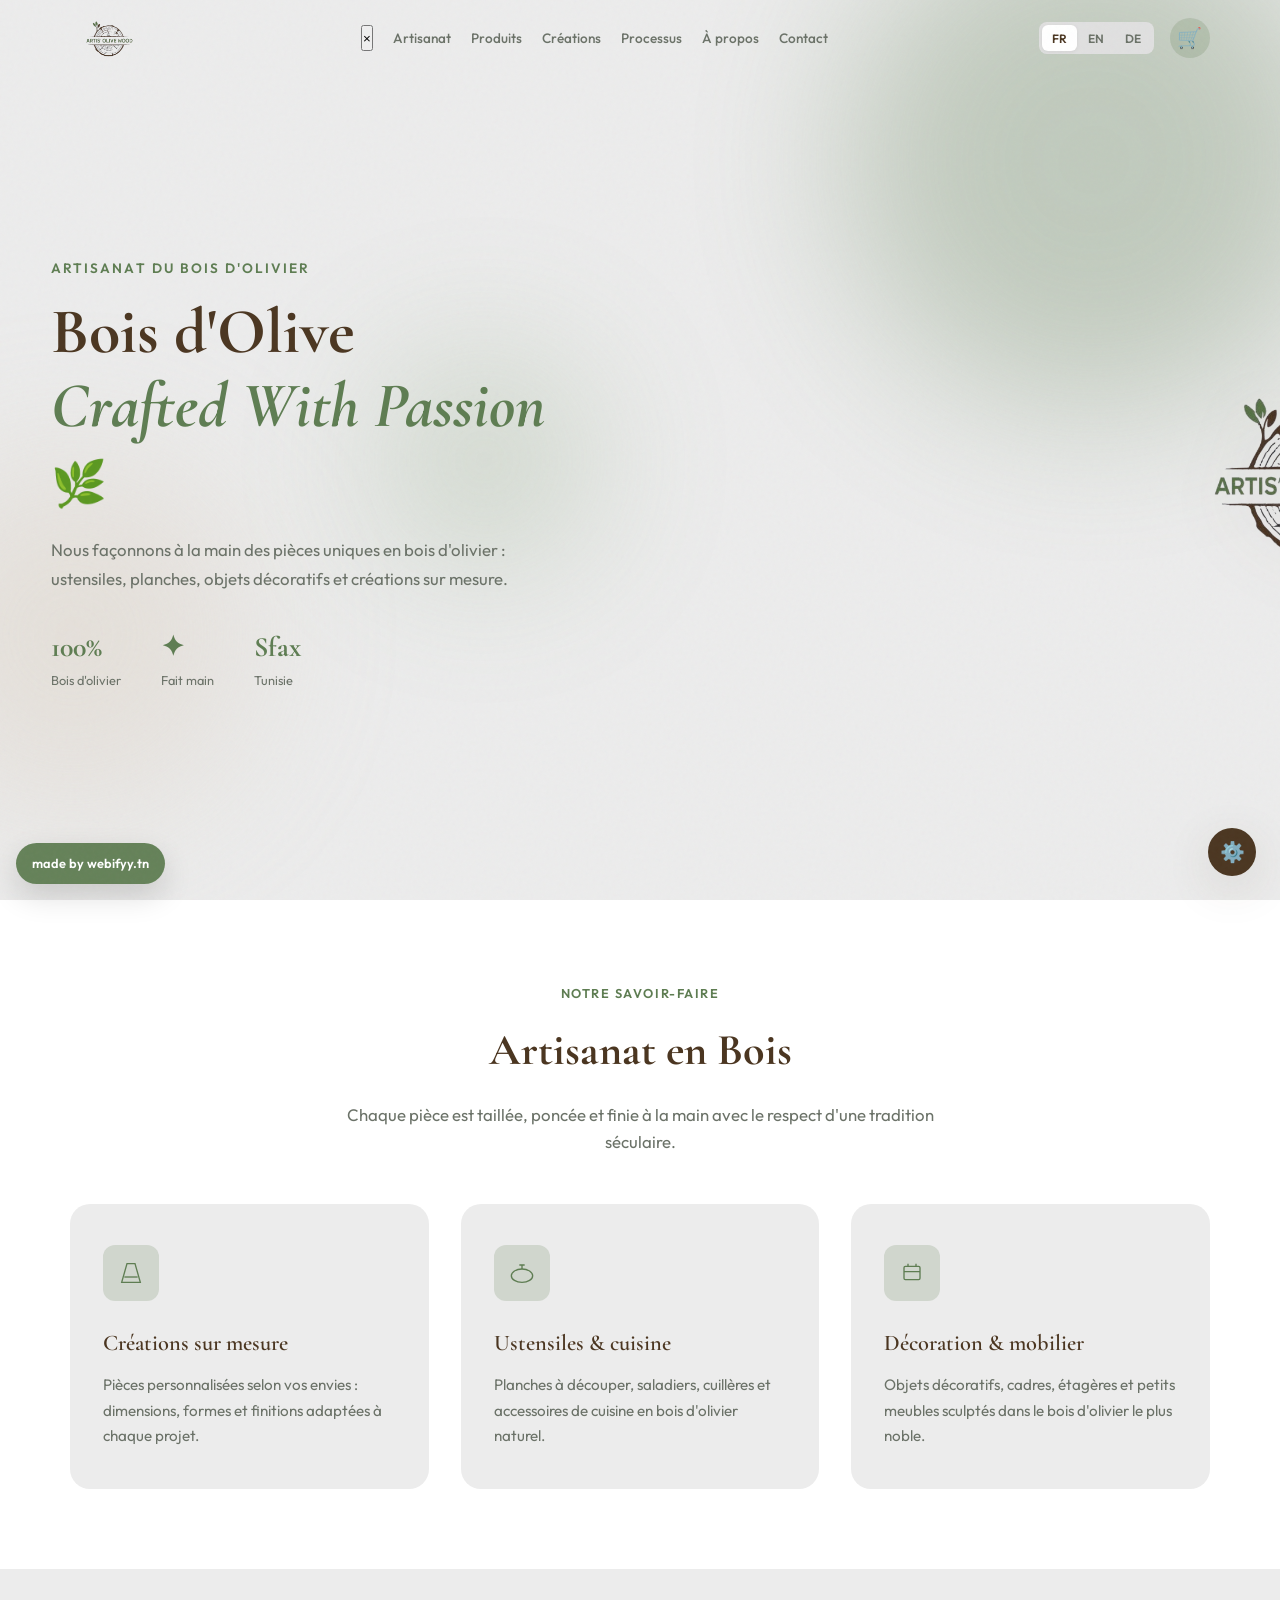
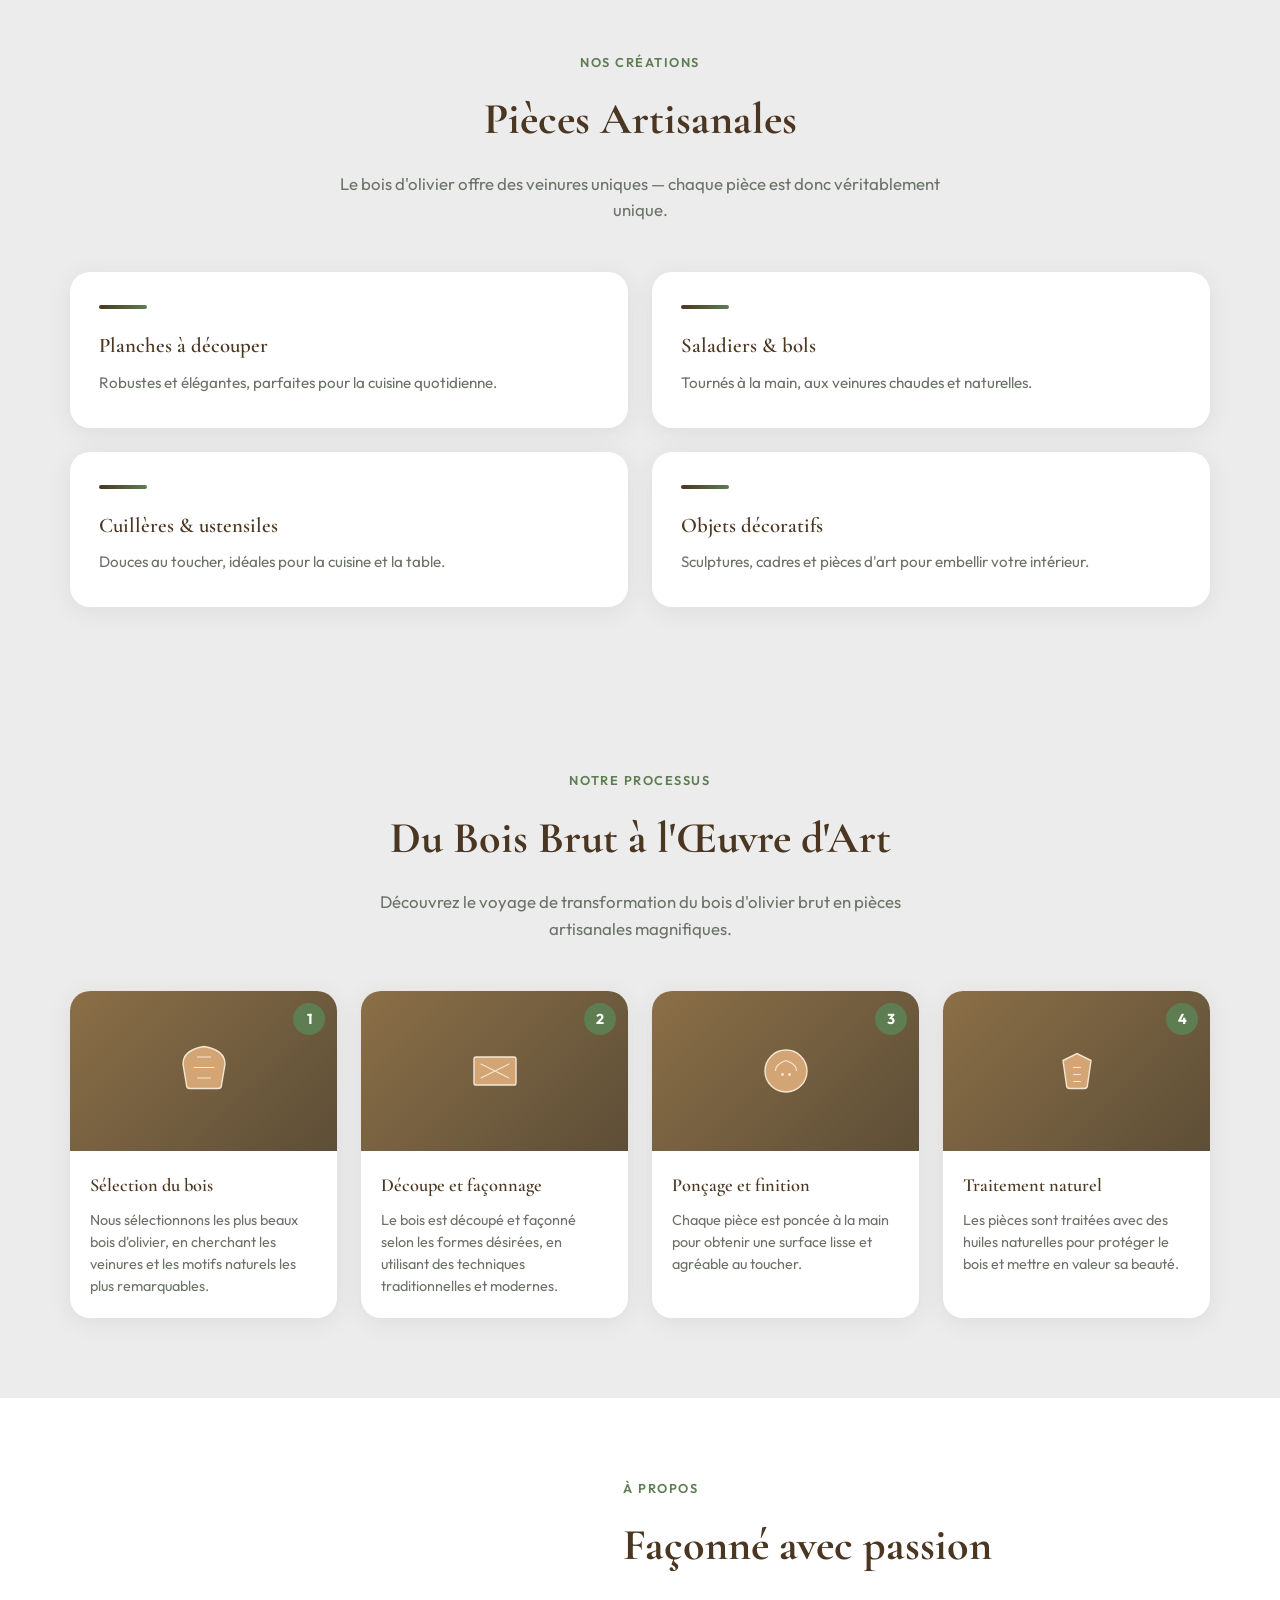
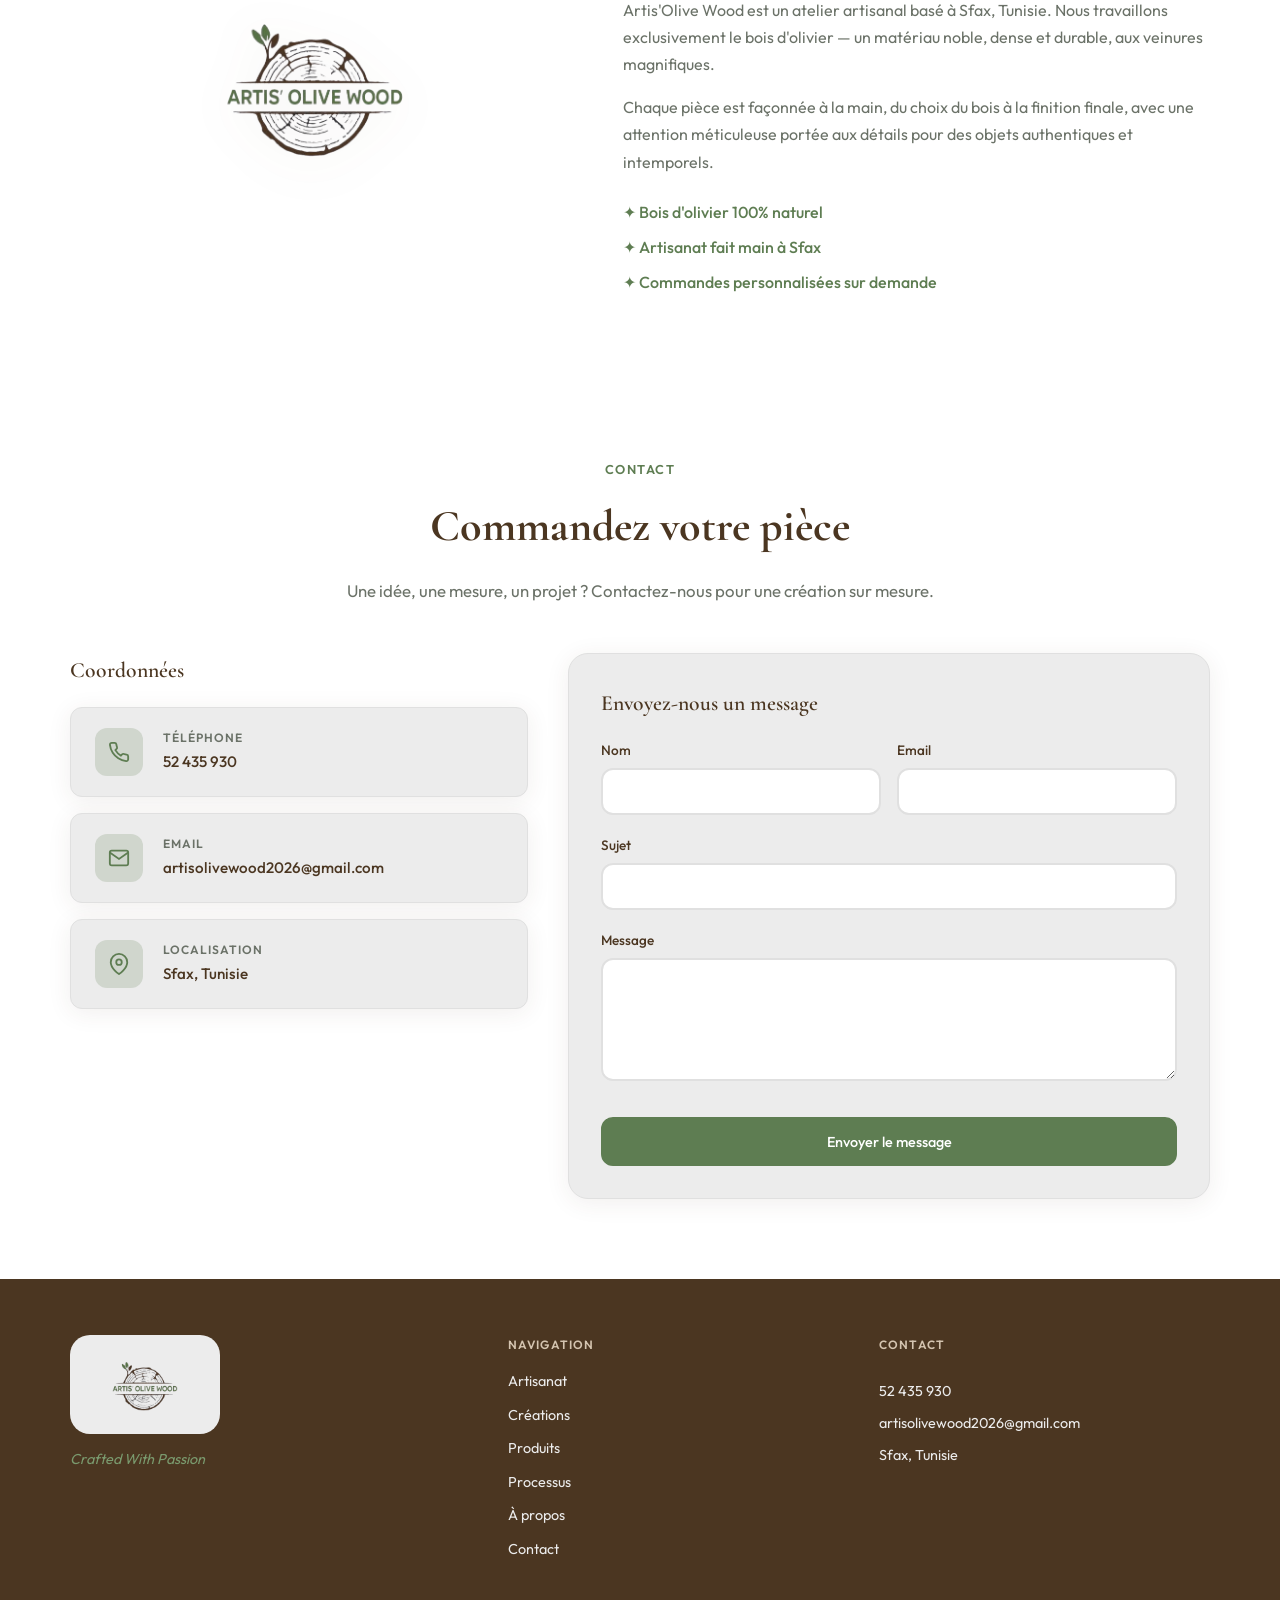
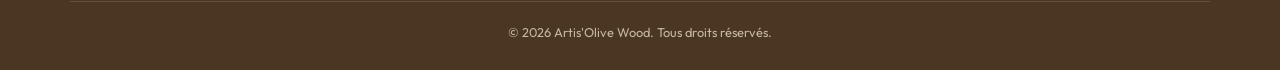
<file: index.html>
<!DOCTYPE html>
<html lang="fr">
<head>
  <meta charset="UTF-8" />
  <meta name="viewport" content="width=device-width, initial-scale=1.0" />
  <meta name="description" content="Artis'Olive Wood — Artisanat en bois d'olivier. Créations faites main à Sfax, Tunisie." />
  <title>Artis'Olive Wood — Crafted With Passion</title>
  <link rel="icon" href="logo.png" type="image/png" />
  <link rel="preconnect" href="https://fonts.googleapis.com" />
  <link rel="preconnect" href="https://fonts.gstatic.com" crossorigin />
  <link href="https://fonts.googleapis.com/css2?family=Cormorant+Garamond:ital,wght@0,400;0,600;0,700;1,400&family=Outfit:wght@300;400;500;600&display=swap" rel="stylesheet" />
  <link rel="stylesheet" href="styles.css" />
</head>
<body>
  <style>
    :root {
  --olive-dark: #3d4f38;
  --olive: #5e7d52;
  --olive-light: #7a9a6e;
  --wood: #4b3621;
  --wood-light: #6b5240;
  --wood-pale: #d4c4b0;
  --cream: #ececec;
  --cream-dark: #e0e0e0;
  --text: #4b3621;
  --text-muted: #6b7268;
  --white: #ffffff;
  --accent: #5e7d52;
  --accent-glow: rgba(94, 125, 82, 0.2);
  --radius: 12px;
  --radius-lg: 20px;
  --shadow: 0 4px 24px rgba(75, 54, 33, 0.08);
  --shadow-lg: 0 12px 48px rgba(75, 54, 33, 0.12);
  --transition: 0.3s cubic-bezier(0.4, 0, 0.2, 1);
  --font-display: 'Cormorant Garamond', Georgia, serif;
  --font-body: 'Outfit', system-ui, sans-serif;
}

*, *::before, *::after { box-sizing: border-box; margin: 0; padding: 0; }

html { scroll-behavior: smooth; }

body {
  font-family: var(--font-body);
  background: var(--cream);
  color: var(--text);
  line-height: 1.6;
  overflow-x: hidden;
}

.grain {
  position: fixed;
  inset: 0;
  pointer-events: none;
  z-index: 9999;
  opacity: 0.03;
  background-image: url("data:image/svg+xml,%3Csvg viewBox='0 0 256 256' xmlns='http://www.w3.org/2000/svg'%3E%3Cfilter id='n'%3E%3CfeTurbulence type='fractalNoise' baseFrequency='0.9' numOctaves='4' stitchTiles='stitch'/%3E%3C/filter%3E%3Crect width='100%25' height='100%25' filter='url(%23n)'/%3E%3C/svg%3E");
}

.container {
  width: min(1140px, 92vw);
  margin-inline: auto;
}

/* Header */
.header {
  position: fixed;
  top: 0;
  left: 0;
  right: 0;
  z-index: 100;
  padding: 0.75rem 0;
  transition: var(--transition);
}

.header.scrolled {
  background: rgba(236, 236, 236, 0.95);
  backdrop-filter: blur(12px);
  box-shadow: var(--shadow);
}

.nav {
  display: flex;
  align-items: center;
  justify-content: space-between;
  gap: 1.5rem;
}

.logo {
  display: flex;
  align-items: center;
  text-decoration: none;
  flex-shrink: 0;
}

.logo-img {
  height: 52px;
  width: auto;
  display: block;
}

.nav-links {
  display: flex;
  list-style: none;
  gap: 1.25rem;
  flex-wrap: wrap;
}

.nav-links a {
  text-decoration: none;
  color: var(--text-muted);
  font-size: 0.85rem;
  font-weight: 500;
  transition: color var(--transition);
}

.nav-links a:hover { color: var(--olive); }

.nav-actions {
  display: flex;
  align-items: center;
  gap: 1rem;
}

.lang-switcher {
  display: flex;
  background: var(--cream-dark);
  border-radius: 8px;
  padding: 3px;
  gap: 2px;
}

.lang-btn {
  border: none;
  background: transparent;
  padding: 0.35rem 0.6rem;
  font-family: var(--font-body);
  font-size: 0.75rem;
  font-weight: 600;
  color: var(--text-muted);
  border-radius: 6px;
  cursor: pointer;
  transition: var(--transition);
}

.lang-btn.active,
.lang-btn:hover {
  background: var(--white);
  color: var(--wood);
  box-shadow: 0 1px 4px rgba(0, 0, 0, 0.06);
}

.menu-toggle {
  display: none;
  flex-direction: column;
  gap: 5px;
  background: none;
  border: none;
  cursor: pointer;
  padding: 4px;
}

.menu-toggle span {
  display: block;
  width: 22px;
  height: 2px;
  background: var(--wood);
  border-radius: 2px;
}

.cart-button {
  position: relative;
  display: inline-flex;
  align-items: center;
  justify-content: center;
  width: 40px;
  height: 40px;
  border-radius: 50%;
  background: var(--accent-glow);
  text-decoration: none;
  cursor: pointer;
  transition: var(--transition);
  border: 2px solid transparent;
}

.cart-button:hover {
  background: var(--olive);
  color: var(--white);
  transform: scale(1.05);
}

.cart-icon {
  font-size: 1.25rem;
  display: flex;
  align-items: center;
  justify-content: center;
}

.cart-badge {
  position: absolute;
  top: -8px;
  right: -8px;
  background: #c0392b;
  color: var(--white);
  width: 24px;
  height: 24px;
  border-radius: 50%;
  display: flex;
  align-items: center;
  justify-content: center;
  font-size: 0.7rem;
  font-weight: 700;
  border: 2px solid var(--cream);
  box-shadow: var(--shadow);
}

/* Buttons */
.btn {
  display: inline-flex;
  align-items: center;
  justify-content: center;
  padding: 0.85rem 1.75rem;
  border-radius: var(--radius);
  font-family: var(--font-body);
  font-size: 0.9rem;
  font-weight: 500;
  text-decoration: none;
  cursor: pointer;
  border: 2px solid transparent;
  transition: var(--transition);
}

.btn-primary {
  background: var(--olive);
  color: var(--white);
  border-color: var(--olive);
}

.btn-primary:hover {
  background: var(--olive-dark);
  border-color: var(--olive-dark);
  transform: translateY(-2px);
  box-shadow: var(--shadow-lg);
}

.btn-small {
  padding: 0.5rem 1rem;
  font-size: 0.8rem;
}

.btn-outline {
  background: transparent;
  color: var(--wood);
  border-color: var(--olive-light);
}

.btn-outline:hover {
  background: var(--olive);
  color: var(--white);
  border-color: var(--olive);
}

.btn-small {
  padding: 0.5rem 1rem;
  font-size: 0.8rem;
}

/* Attribution */
.webifyy-credit {
  position: fixed;
  left: 1rem;
  bottom: 1rem;
  z-index: 100;
  display: inline-block;
  padding: 0.65rem 1rem;
  border-radius: 999px;
  background: rgba(94, 125, 82, 0.95);
  color: #fff;
  font-size: 0.8rem;
  font-weight: 600;
  text-decoration: none;
  box-shadow: 0 12px 30px rgba(0, 0, 0, 0.14);
  transition: transform 0.25s ease, background 0.25s ease, opacity 0.25s ease;
}

.webifyy-credit:hover {
  transform: translateY(-2px);
  background: #476343;
  opacity: 0.95;
}

/* Hero */
.hero {
  min-height: 100vh;
  display: grid;
  grid-template-columns: 1fr 1fr;
  align-items: center;
  padding: 7rem 0 4rem;
  position: relative;
  overflow: hidden;
}

.hero-bg {
  position: absolute;
  inset: 0;
  z-index: 0;
}

.orb {
  position: absolute;
  border-radius: 50%;
  filter: blur(80px);
  opacity: 0.3;
}

.orb-1 {
  width: 500px;
  height: 500px;
  background: var(--olive);
  top: -10%;
  right: -5%;
  animation: float 8s ease-in-out infinite;
}

.orb-2 {
  width: 350px;
  height: 350px;
  background: var(--wood-pale);
  bottom: 10%;
  left: -8%;
  animation: float 10s ease-in-out infinite reverse;
}

.orb-3 {
  width: 200px;
  height: 200px;
  background: var(--olive-light);
  top: 40%;
  left: 30%;
  animation: float 6s ease-in-out infinite;
}

@keyframes float {
  0%, 100% { transform: translate(0, 0); }
  50% { transform: translate(20px, -30px); }
}

.hero-content {
  position: relative;
  z-index: 1;
  padding-left: 4vw;
}

.hero-eyebrow {
  font-size: 0.85rem;
  font-weight: 600;
  text-transform: uppercase;
  letter-spacing: 0.15em;
  color: var(--olive);
  margin-bottom: 1rem;
}

.hero-title {
  font-family: var(--font-display);
  font-size: clamp(2.5rem, 5vw, 4rem);
  font-weight: 700;
  line-height: 1.15;
  color: var(--wood);
  margin-bottom: 1.25rem;
}

.hero-title span { display: block; }

.hero-title-accent {
  color: var(--olive);
  font-style: italic;
}

.hero-leaf {
  display: inline !important;
  font-size: 0.7em;
}

.hero-desc {
  font-size: 1.05rem;
  color: var(--text-muted);
  max-width: 480px;
  margin-bottom: 2rem;
  line-height: 1.7;
}

.hero-cta {
  display: flex;
  gap: 1rem;
  flex-wrap: wrap;
  margin-bottom: 3rem;
}

.hero-stats {
  display: flex;
  gap: 2.5rem;
}

.stat { display: flex; flex-direction: column; }

.stat-num {
  font-family: var(--font-display);
  font-size: 1.75rem;
  font-weight: 700;
  color: var(--olive);
}

.stat-label {
  font-size: 0.8rem;
  color: var(--text-muted);
}

.hero-visual {
  position: relative;
  z-index: 1;
  display: flex;
  align-items: center;
  justify-content: center;
  height: 400px;
}

.hero-logo {
  max-width: min(360px, 90vw);
  height: auto;
  animation: float 6s ease-in-out infinite;
  filter: drop-shadow(0 12px 32px rgba(75, 54, 33, 0.12));
}

/* Sections */
.section { padding: 5rem 0; }

.section-header {
  text-align: center;
  max-width: 600px;
  margin: 0 auto 3rem;
}

.section-tag {
  display: inline-block;
  font-size: 0.8rem;
  font-weight: 600;
  text-transform: uppercase;
  letter-spacing: 0.12em;
  color: var(--olive);
  margin-bottom: 0.75rem;
}

.section-title {
  font-family: var(--font-display);
  font-size: clamp(2rem, 4vw, 2.75rem);
  font-weight: 700;
  color: var(--wood);
  margin-bottom: 1rem;
}

.section-desc {
  color: var(--text-muted);
  font-size: 1.05rem;
}

/* Services */
.services { background: var(--white); }

.services-grid {
  display: grid;
  grid-template-columns: repeat(3, 1fr);
  gap: 2rem;
}

.service-card {
  background: var(--cream);
  border-radius: var(--radius-lg);
  padding: 2.5rem 2rem;
  transition: var(--transition);
  border: 1px solid transparent;
}

.service-card:hover {
  transform: translateY(-6px);
  box-shadow: var(--shadow-lg);
  border-color: var(--wood-pale);
}

.service-icon {
  width: 56px;
  height: 56px;
  display: flex;
  align-items: center;
  justify-content: center;
  background: var(--accent-glow);
  border-radius: var(--radius);
  color: var(--olive);
  margin-bottom: 1.5rem;
}

.service-icon svg { width: 32px; height: 32px; }

.service-card h3 {
  font-family: var(--font-display);
  font-size: 1.4rem;
  font-weight: 600;
  color: var(--wood);
  margin-bottom: 0.75rem;
}

.service-card p {
  color: var(--text-muted);
  font-size: 0.95rem;
  line-height: 1.65;
}

/* Creations */
.creations-grid {
  display: grid;
  grid-template-columns: repeat(2, 1fr);
  gap: 1.5rem;
}

.creation-card {
  background: var(--white);
  border-radius: var(--radius-lg);
  padding: 2rem 1.75rem;
  box-shadow: var(--shadow);
  transition: var(--transition);
  border: 1px solid transparent;
}

.creation-card:hover {
  transform: translateY(-4px);
  box-shadow: var(--shadow-lg);
  border-color: var(--wood-pale);
}

.creation-accent {
  width: 48px;
  height: 4px;
  background: linear-gradient(90deg, var(--wood), var(--olive));
  border-radius: 2px;
  margin-bottom: 1.25rem;
}

.creation-card h3 {
  font-family: var(--font-display);
  font-size: 1.3rem;
  font-weight: 600;
  color: var(--wood);
  margin-bottom: 0.5rem;
}

.creation-card p {
  font-size: 0.95rem;
  color: var(--text-muted);
  line-height: 1.6;
}

/* Products */
.products { background: var(--white); }

.products-grid {
  display: grid;
  grid-template-columns: repeat(auto-fill, minmax(280px, 1fr));
  gap: 1.5rem;
}

.product-card {
  background: var(--cream);
  border-radius: var(--radius-lg);
  overflow: hidden;
  box-shadow: var(--shadow);
  transition: var(--transition);
  display: flex;
  flex-direction: column;
}

.product-card:hover {
  transform: translateY(-4px);
  box-shadow: var(--shadow-lg);
}

.product-image {
  height: 180px;
  display: flex;
  align-items: center;
  justify-content: center;
  position: relative;
}

.product-badge {
  position: absolute;
  top: 12px;
  left: 12px;
  background: var(--olive);
  color: var(--white);
  font-size: 0.7rem;
  font-weight: 600;
  text-transform: uppercase;
  letter-spacing: 0.05em;
  padding: 0.3rem 0.65rem;
  border-radius: 6px;
}

.product-icon {
  width: 80px;
  height: 80px;
}

.product-card h3 {
  font-family: var(--font-display);
  font-size: 1.15rem;
  font-weight: 600;
  color: var(--wood);
  padding: 1rem 1.25rem 0.5rem;
}

.product-card > p {
  font-size: 0.9rem;
  color: var(--text-muted);
  padding: 0 1.25rem 1rem;
  flex: 1;
  line-height: 1.55;
}

.product-footer {
  display: flex;
  align-items: center;
  justify-content: space-between;
  gap: 0.75rem;
  padding: 1rem 1.25rem;
  border-top: 1px solid var(--cream-dark);
  flex-wrap: wrap;
}

.quantity-input {
  display: flex;
  align-items: center;
  gap: 0.5rem;
  font-size: 0.8rem;
  color: var(--text-muted);
}

.qty-input {
  width: 56px;
  padding: 0.35rem 0.5rem;
  border: 2px solid var(--cream-dark);
  border-radius: 6px;
  font-family: var(--font-body);
  background: var(--white);
}

.product-price {
  font-weight: 600;
  color: var(--olive);
  font-size: 0.9rem;
}

/* Process */
.process { background: var(--cream); }

.process-grid {
  display: grid;
  grid-template-columns: repeat(auto-fill, minmax(240px, 1fr));
  gap: 1.5rem;
}

.process-card {
  background: var(--white);
  border-radius: var(--radius-lg);
  overflow: hidden;
  box-shadow: var(--shadow);
  transition: var(--transition);
}

.process-card:hover {
  transform: translateY(-4px);
  box-shadow: var(--shadow-lg);
}

.process-image {
  height: 160px;
  display: flex;
  align-items: center;
  justify-content: center;
  position: relative;
}

.process-number {
  position: absolute;
  top: 12px;
  right: 12px;
  width: 32px;
  height: 32px;
  background: var(--olive);
  color: var(--white);
  border-radius: 50%;
  display: flex;
  align-items: center;
  justify-content: center;
  font-weight: 700;
  font-size: 0.9rem;
}

.process-icon {
  width: 70px;
  height: 70px;
}

.process-card h3 {
  font-family: var(--font-display);
  font-size: 1.15rem;
  font-weight: 600;
  color: var(--wood);
  padding: 1.25rem 1.25rem 0.5rem;
}

.process-card p {
  font-size: 0.9rem;
  color: var(--text-muted);
  padding: 0 1.25rem 1.25rem;
  line-height: 1.55;
}

/* About */
.about { background: var(--white); }

.about-grid {
  display: grid;
  grid-template-columns: 1fr 1.2fr;
  gap: 4rem;
  align-items: center;
}

.about-logo {
  max-width: 300px;
  width: 100%;
  margin: 0 auto;
  display: block;
  filter: drop-shadow(0 8px 24px rgba(75, 54, 33, 0.1));
}

.about-content .section-title { text-align: left; }
.about-content .section-tag { display: block; text-align: left; }

.about-content p {
  color: var(--text-muted);
  margin-bottom: 1rem;
  line-height: 1.7;
}

.about-features {
  list-style: none;
  margin-top: 1.5rem;
  display: flex;
  flex-direction: column;
  gap: 0.6rem;
}

.about-features li {
  font-weight: 500;
  color: var(--olive);
}

/* Contact */
.contact {
  background: var(--white);
}

.contact-grid {
  display: grid;
  grid-template-columns: minmax(260px, 1fr) minmax(300px, 1.4fr);
  gap: 2.5rem;
  align-items: start;
}

.contact-info-title,
.contact-form-title {
  font-family: var(--font-display);
  font-size: 1.35rem;
  font-weight: 600;
  color: var(--wood);
  margin-bottom: 1.25rem;
}

.contact-cards {
  display: flex;
  flex-direction: column;
  gap: 1rem;
}

.contact-card {
  display: flex;
  align-items: flex-start;
  gap: 1.25rem;
  padding: 1.25rem 1.5rem;
  background: var(--cream);
  border-radius: var(--radius);
  border: 1px solid var(--cream-dark);
  box-shadow: var(--shadow);
  text-decoration: none;
  color: inherit;
  transition: var(--transition);
}

.contact-card:hover {
  transform: translateX(4px);
  box-shadow: var(--shadow-lg);
  border-color: var(--wood-pale);
}

.contact-icon {
  width: 48px;
  height: 48px;
  display: flex;
  align-items: center;
  justify-content: center;
  background: var(--accent-glow);
  border-radius: var(--radius);
  color: var(--olive);
  flex-shrink: 0;
}

.contact-icon svg { width: 22px; height: 22px; }

.contact-label {
  display: block;
  font-size: 0.75rem;
  font-weight: 600;
  text-transform: uppercase;
  letter-spacing: 0.08em;
  color: var(--text-muted);
  margin-bottom: 2px;
}

.contact-value {
  font-weight: 500;
  color: var(--wood);
  font-size: 0.95rem;
  word-break: break-word;
  line-height: 1.4;
}

.contact-form {
  background: var(--cream);
  padding: 2rem;
  border-radius: var(--radius-lg);
  border: 1px solid var(--cream-dark);
  box-shadow: var(--shadow);
}

.form-row {
  display: grid;
  grid-template-columns: 1fr 1fr;
  gap: 1rem;
}

.form-group { margin-bottom: 1.25rem; }

.form-group label {
  display: block;
  font-size: 0.85rem;
  font-weight: 500;
  color: var(--wood);
  margin-bottom: 0.4rem;
}

.form-group input,
.form-group textarea {
  width: 100%;
  padding: 0.75rem 1rem;
  border: 2px solid var(--cream-dark);
  border-radius: var(--radius);
  font-family: var(--font-body);
  font-size: 0.95rem;
  background: var(--white);
  color: var(--text);
  transition: border-color var(--transition);
}

.form-group input:focus,
.form-group textarea:focus {
  outline: none;
  border-color: var(--olive);
}

.form-group textarea { resize: vertical; min-height: 120px; }

.contact-form .btn { width: 100%; margin-top: 0.5rem; }

/* Products Management */
.products-management {
  margin-top: 1.5rem;
}

.products-list {
  margin-top: 1.5rem;
  max-height: 500px;
  overflow-y: auto;
}

.product-item {
  background: #f5f5f5;
  padding: 1rem;
  border-radius: 8px;
  margin-bottom: 1rem;
  display: flex;
  gap: 1rem;
  align-items: center;
}

.product-item img {
  width: 80px;
  height: 80px;
  object-fit: cover;
  border-radius: 6px;
}

.product-item > div {
  flex: 1;
}

.product-item h4 {
  margin: 0 0 0.5rem 0;
  color: var(--text);
}

.product-item p {
  color: #666;
  font-size: 0.9rem;
  margin: 0.25rem 0;
}

.product-image-preview {
  margin-top: 0.75rem;
  padding: 1rem;
  background: var(--cream);
  border-radius: 6px;
  min-height: 50px;
  display: flex;
  align-items: center;
  justify-content: center;
}

.product-image-preview img {
  max-width: 200px;
  max-height: 300px;
  border-radius: 6px;
}

/* Footer */
.footer {
  background: var(--wood);
  color: var(--cream);
  padding: 3.5rem 0 0;
}

.footer-inner {
  display: flex;
  flex-direction: column;
  gap: 2.5rem;
}

.footer-top {
  display: grid;
  grid-template-columns: 1.2fr 1fr 1fr;
  gap: 2.5rem;
  align-items: start;
}

.footer-brand {
  display: flex;
  flex-direction: column;
  align-items: flex-start;
  gap: 0.85rem;
}

.footer-logo-wrap {
  background: var(--cream);
  padding: 0.85rem 1.25rem;
  border-radius: var(--radius-lg);
  display: inline-flex;
  align-items: center;
  justify-content: center;
}

.footer-logo {
  height: 72px;
  width: auto;
  display: block;
}

.footer-tagline {
  font-size: 0.9rem;
  font-style: italic;
  color: var(--olive-light);
}

.footer-nav-title {
  font-size: 0.75rem;
  font-weight: 600;
  text-transform: uppercase;
  letter-spacing: 0.1em;
  color: var(--wood-pale);
  margin-bottom: 1rem;
}

.footer-links {
  display: flex;
  flex-direction: column;
  gap: 0.65rem;
}

.footer-links a {
  color: var(--cream);
  text-decoration: none;
  font-size: 0.9rem;
  transition: color var(--transition);
}

.footer-links a:hover { color: var(--olive-light); }

.footer-contact {
  display: flex;
  flex-direction: column;
  gap: 0.65rem;
}

.footer-contact-item {
  color: var(--cream);
  text-decoration: none;
  font-size: 0.9rem;
  line-height: 1.5;
  word-break: break-word;
  transition: color var(--transition);
}

a.footer-contact-item:hover { color: var(--olive-light); }

.footer-bottom {
  border-top: 1px solid rgba(255, 255, 255, 0.12);
  padding: 1.25rem 0 1.75rem;
  text-align: center;
}

.footer-copy {
  font-size: 0.8rem;
  color: var(--wood-pale);
  opacity: 0.9;
}

/* Admin */
.admin-btn {
  position: fixed;
  bottom: 24px;
  right: 24px;
  width: 48px;
  height: 48px;
  border-radius: 50%;
  border: none;
  background: var(--wood);
  color: var(--white);
  font-size: 1.25rem;
  cursor: pointer;
  box-shadow: var(--shadow-lg);
  z-index: 200;
  transition: var(--transition);
}

.admin-btn:hover {
  background: var(--olive);
  transform: scale(1.05);
}

.modal {
  display: none;
  position: fixed;
  inset: 0;
  background: rgba(75, 54, 33, 0.5);
  z-index: 300;
  align-items: center;
  justify-content: center;
  padding: 1rem;
}

.modal.show { display: flex; }

.modal-content {
  background: var(--white);
  border-radius: var(--radius-lg);
  padding: 2rem;
  max-width: 480px;
  width: 100%;
  max-height: 90vh;
  overflow-y: auto;
  position: relative;
  box-shadow: var(--shadow-lg);
}

.modal-content.admin-dashboard { max-width: 640px; }

.close {
  position: absolute;
  top: 1rem;
  right: 1.25rem;
  font-size: 1.5rem;
  cursor: pointer;
  color: var(--text-muted);
  line-height: 1;
}

.close:hover { color: var(--wood); }

.modal-content h2 {
  font-family: var(--font-display);
  color: var(--wood);
  margin-bottom: 1.5rem;
  padding-right: 2rem;
}

.admin-tabs {
  display: flex;
  gap: 0.5rem;
  margin-bottom: 1.5rem;
}

.admin-tab-btn {
  flex: 1;
  padding: 0.6rem 1rem;
  border: 2px solid var(--cream-dark);
  background: var(--cream);
  border-radius: var(--radius);
  font-family: var(--font-body);
  font-size: 0.85rem;
  font-weight: 500;
  cursor: pointer;
  color: var(--text-muted);
  transition: var(--transition);
}

.admin-tab-btn.active {
  background: var(--olive);
  color: var(--white);
  border-color: var(--olive);
}

.admin-tab-content { display: none; }
.admin-tab-content.active { display: block; }

.orders-list {
  max-height: 300px;
  overflow-y: auto;
  margin-bottom: 1.5rem;
}

.order-item {
  background: var(--cream);
  border-radius: var(--radius);
  padding: 1rem;
  margin-bottom: 0.75rem;
  font-size: 0.9rem;
}

.stats-grid {
  display: grid;
  grid-template-columns: 1fr 1fr;
  gap: 1rem;
  margin-bottom: 1.5rem;
}

.stat-box {
  background: var(--cream);
  border-radius: var(--radius);
  padding: 1.25rem;
  text-align: center;
}

.stat-box .stat-label {
  display: block;
  font-size: 0.8rem;
  color: var(--text-muted);
  margin-bottom: 0.5rem;
}

.stat-box .stat-value {
  font-family: var(--font-display);
  font-size: 2rem;
  font-weight: 700;
  color: var(--olive);
}

.order-summary {
  background: var(--cream);
  border-radius: var(--radius);
  padding: 1rem;
  margin-bottom: 1.25rem;
  font-size: 0.9rem;
}

.error-message {
  color: #c0392b;
  font-size: 0.85rem;
  margin-top: 0.75rem;
}

.success-message {
  color: var(--olive);
  font-size: 0.85rem;
  margin-top: 0.75rem;
  font-weight: 500;
}

/* Responsive */
@media (max-width: 900px) {
  .hero {
    grid-template-columns: 1fr;
    text-align: center;
    padding-top: 6rem;
  }

  .hero-content { padding-left: 0; }
  .hero-desc { margin-inline: auto; }
  .hero-cta { justify-content: center; }
  .hero-stats { justify-content: center; }
  .hero-visual { height: 280px; margin-top: 1.5rem; }
  .hero-logo { max-width: min(280px, 75vw); }

  .services-grid { grid-template-columns: 1fr; }
  .creations-grid { grid-template-columns: 1fr; }
  .about-grid { grid-template-columns: 1fr; }
  .contact-grid { grid-template-columns: 1fr; }
  .footer-top { grid-template-columns: 1fr; text-align: center; }
  .footer-brand { align-items: center; }
  .footer-links { align-items: center; }
  .footer-contact { align-items: center; }

  .nav { position: relative; }

  .nav-links {
    display: none;
    position: absolute;
    top: 100%;
    left: 0;
    right: 0;
    flex-direction: column;
    background: var(--cream);
    padding: 1.5rem 2rem;
    box-shadow: var(--shadow-lg);
    gap: 1rem;
    margin-top: 0.5rem;
    border-radius: var(--radius);
  }

  .nav-links.open { display: flex; }
  .menu-toggle { display: flex; }
  .logo-img { height: 44px; }
}

@media (max-width: 700px) {
  .footer-top { grid-template-columns: 1fr; }
}

@media (max-width: 500px) {
  .form-row { grid-template-columns: 1fr; }
  .hero-stats { flex-direction: column; gap: 1rem; align-items: center; }
  .stats-grid { grid-template-columns: 1fr; }
  .contact-form,
  .contact-card { padding: 1rem 1.15rem; }
}

  </style>
  <div class="grain" aria-hidden="true"></div>

  <header class="header" id="header">
    <nav class="nav container">
      <a href="#hero" class="logo">
        <img src="logo.png" alt="Artis'Olive Wood" class="logo-img" />
      </a>

      <ul class="nav-links" id="nav-links">
        <button class="nav-close-btn" id="nav-close-btn" aria-label="Fermer le menu">&times;</button>
        <li><a href="services.html" data-i18n="nav.services">Artisanat</a></li>
        <li><a href="products.html" data-i18n="nav.products">Produits</a></li>
        <li><a href="creations.html" data-i18n="nav.creations">Créations</a></li>
        <li><a href="process.html" data-i18n="nav.process">Processus</a></li>
        <li><a href="about.html" data-i18n="nav.about">À propos</a></li>
        <li><a href="contact.html" data-i18n="nav.contact">Contact</a></li>
      </ul>

      <div class="nav-actions">
        <div class="lang-switcher" role="group" aria-label="Language">
          <button class="lang-btn active" data-lang="fr" aria-pressed="true">FR</button>
          <button class="lang-btn" data-lang="en" aria-pressed="false">EN</button>
          <button class="lang-btn" data-lang="de" aria-pressed="false">DE</button>
        </div>
        <a href="cart.html" class="cart-button" id="cart-button" title="Mon panier">
          <span class="cart-icon">🛒</span>
          <span class="cart-badge" id="cart-badge" style="display: none;">0</span>
        </a>
        <button class="menu-toggle" id="menu-toggle" aria-label="Menu" aria-expanded="false">
          <span></span><span></span><span></span>
        </button>
      </div>
    </nav>
  </header>

  <main>
    <section class="hero" id="hero">
      <div class="hero-bg">
        <div class="orb orb-1"></div>
        <div class="orb orb-2"></div>
        <div class="orb orb-3"></div>
      </div>
      <div class="container hero-content">
        <p class="hero-eyebrow" data-i18n="hero.eyebrow">Artisanat du bois d'olivier</p>
        <h1 class="hero-title">
          <span data-i18n="hero.title1">Bois d'Olive</span>
          <span class="hero-title-accent" data-i18n="hero.title2">Crafted With Passion</span>
          <span class="hero-leaf">🌿</span>
        </h1>
        <p class="hero-desc" data-i18n="hero.desc">
          Nous façonnons à la main des pièces uniques en bois d'olivier : ustensiles, planches, objets décoratifs et créations sur mesure.
        </p>
        <div class="hero-stats">
          <div class="stat">
            <span class="stat-num">100%</span>
            <span class="stat-label" data-i18n="hero.stat1">Bois d'olivier</span>
          </div>
          <div class="stat">
            <span class="stat-num">✦</span>
            <span class="stat-label" data-i18n="hero.stat2">Fait main</span>
          </div>
          <div class="stat">
            <span class="stat-num">Sfax</span>
            <span class="stat-label" data-i18n="hero.stat3">Tunisie</span>
          </div>
        </div>
      </div>
      <div class="hero-visual">
        <img src="logo.png" alt="" class="hero-logo" aria-hidden="true" />
      </div>
    </section>

    <section class="services section" id="services">
      <div class="container">
        <div class="section-header">
          <span class="section-tag" data-i18n="services.tag">Notre savoir-faire</span>
          <h2 class="section-title" data-i18n="services.title">Artisanat en Bois</h2>
          <p class="section-desc" data-i18n="services.desc">Chaque pièce est taillée, poncée et finie à la main avec le respect d'une tradition séculaire.</p>
        </div>
        <div class="services-grid">
          <article class="service-card">
            <div class="service-icon">
              <svg viewBox="0 0 48 48" fill="none"><path d="M10 38L18 10h12l8 28H10z" stroke="currentColor" stroke-width="2"/><path d="M14 30h20" stroke="currentColor" stroke-width="2"/></svg>
            </div>
            <h3 data-i18n="services.s1.title">Créations sur mesure</h3>
            <p data-i18n="services.s1.desc">Pièces personnalisées selon vos envies : dimensions, formes et finitions adaptées à chaque projet.</p>
          </article>
          <article class="service-card">
            <div class="service-icon">
              <svg viewBox="0 0 48 48" fill="none"><ellipse cx="24" cy="28" rx="16" ry="10" stroke="currentColor" stroke-width="2"/><path d="M24 18v-6M20 12h8" stroke="currentColor" stroke-width="2"/></svg>
            </div>
            <h3 data-i18n="services.s2.title">Ustensiles & cuisine</h3>
            <p data-i18n="services.s2.desc">Planches à découper, saladiers, cuillères et accessoires de cuisine en bois d'olivier naturel.</p>
          </article>
          <article class="service-card">
            <div class="service-icon">
              <svg viewBox="0 0 48 48" fill="none"><rect x="12" y="14" width="24" height="20" rx="2" stroke="currentColor" stroke-width="2"/><path d="M12 22h24M18 14V10M30 14V10" stroke="currentColor" stroke-width="2"/></svg>
            </div>
            <h3 data-i18n="services.s3.title">Décoration & mobilier</h3>
            <p data-i18n="services.s3.desc">Objets décoratifs, cadres, étagères et petits meubles sculptés dans le bois d'olivier le plus noble.</p>
          </article>
        </div>
      </div>
    </section>

    <section class="creations section" id="creations">
      <div class="container">
        <div class="section-header">
          <span class="section-tag" data-i18n="creations.tag">Nos créations</span>
          <h2 class="section-title" data-i18n="creations.title">Pièces Artisanales</h2>
          <p class="section-desc" data-i18n="creations.desc">Le bois d'olivier offre des veinures uniques — chaque pièce est donc véritablement unique.</p>
        </div>
        <div class="creations-grid">
          <article class="creation-card">
            <div class="creation-accent"></div>
            <h3 data-i18n="creations.p1.title">Planches à découper</h3>
            <p data-i18n="creations.p1.desc">Robustes et élégantes, parfaites pour la cuisine quotidienne.</p>
          </article>
          <article class="creation-card">
            <div class="creation-accent"></div>
            <h3 data-i18n="creations.p2.title">Saladiers & bols</h3>
            <p data-i18n="creations.p2.desc">Tournés à la main, aux veinures chaudes et naturelles.</p>
          </article>
          <article class="creation-card">
            <div class="creation-accent"></div>
            <h3 data-i18n="creations.p3.title">Cuillères & ustensiles</h3>
            <p data-i18n="creations.p3.desc">Douces au toucher, idéales pour la cuisine et la table.</p>
          </article>
          <article class="creation-card">
            <div class="creation-accent"></div>
            <h3 data-i18n="creations.p4.title">Objets décoratifs</h3>
            <p data-i18n="creations.p4.desc">Sculptures, cadres et pièces d'art pour embellir votre intérieur.</p>
          </article>
        </div>
      </div>
    </section>

    <section class="products section" id="products" style="display: none;">
      <div class="container">
        <div class="section-header">
          <span class="section-tag" data-i18n="products.tag">Nos produits</span>
          <h2 class="section-title" data-i18n="products.title">Produits en Bois d'Olivier</h2>
          <p class="section-desc" data-i18n="products.desc">Découvrez notre collection complète de produits artisanaux, chacun unique et façonné avec passion.</p>
        </div>
        <div class="products-grid"></div>
      </div>
    </section>

    <section class="process section" id="process">
      <div class="container">
        <div class="section-header">
          <span class="section-tag" data-i18n="process.tag">Notre processus</span>
          <h2 class="section-title" data-i18n="process.title">Du Bois Brut à l'Œuvre d'Art</h2>
          <p class="section-desc" data-i18n="process.desc">Découvrez le voyage de transformation du bois d'olivier brut en pièces artisanales magnifiques.</p>
        </div>
        <div class="process-grid">
          <article class="process-card">
            <div class="process-image" style="background: linear-gradient(135deg, #8B6F47 0%, #5D4E37 100%); position: relative; overflow: hidden;">
              <div class="process-number">1</div>
              <svg class="process-icon" viewBox="0 0 100 100" fill="none" xmlns="http://www.w3.org/2000/svg"><path d="M20 40 Q20 20 50 15 Q80 20 80 40 L75 70 Q75 75 70 75 L30 75 Q25 75 25 70 Z" fill="#D4A574" stroke="#F5E6D3" stroke-width="2"/><path d="M40 30 L60 30 M35 45 L65 45 M40 60 L60 60" stroke="#F5E6D3" stroke-width="1.5"/></svg>
            </div>
            <h3 data-i18n="process.p1.title">Sélection du bois</h3>
            <p data-i18n="process.p1.desc">Nous sélectionnons les plus beaux bois d'olivier, en cherchant les veinures et les motifs naturels les plus remarquables.</p>
          </article>

          <article class="process-card">
            <div class="process-image" style="background: linear-gradient(135deg, #8B6F47 0%, #5D4E37 100%); position: relative; overflow: hidden;">
              <div class="process-number">2</div>
              <svg class="process-icon" viewBox="0 0 100 100" fill="none" xmlns="http://www.w3.org/2000/svg"><rect x="20" y="30" width="60" height="40" rx="3" fill="#D4A574" stroke="#F5E6D3" stroke-width="2"/><path d="M30 40 L70 60 M70 40 L30 60" stroke="#F5E6D3" stroke-width="1.5" stroke-linecap="round"/></svg>
            </div>
            <h3 data-i18n="process.p2.title">Découpe et façonnage</h3>
            <p data-i18n="process.p2.desc">Le bois est découpé et façonné selon les formes désirées, en utilisant des techniques traditionnelles et modernes.</p>
          </article>

          <article class="process-card">
            <div class="process-image" style="background: linear-gradient(135deg, #8B6F47 0%, #5D4E37 100%); position: relative; overflow: hidden;">
              <div class="process-number">3</div>
              <svg class="process-icon" viewBox="0 0 100 100" fill="none" xmlns="http://www.w3.org/2000/svg"><circle cx="50" cy="50" r="30" fill="#D4A574" stroke="#F5E6D3" stroke-width="2"/><path d="M35 50 Q35 40 50 35 Q65 40 65 50" fill="#D4A574" stroke="#F5E6D3" stroke-width="1.5"/><circle cx="45" cy="55" r="2" fill="#F5E6D3"/><circle cx="55" cy="55" r="2" fill="#F5E6D3"/></svg>
            </div>
            <h3 data-i18n="process.p3.title">Ponçage et finition</h3>
            <p data-i18n="process.p3.desc">Chaque pièce est poncée à la main pour obtenir une surface lisse et agréable au toucher.</p>
          </article>

          <article class="process-card">
            <div class="process-image" style="background: linear-gradient(135deg, #8B6F47 0%, #5D4E37 100%); position: relative; overflow: hidden;">
              <div class="process-number">4</div>
              <svg class="process-icon" viewBox="0 0 100 100" fill="none" xmlns="http://www.w3.org/2000/svg"><path d="M30 35 L50 25 L70 35 L65 70 Q65 75 60 75 L40 75 Q35 75 35 70 Z" fill="#D4A574" stroke="#F5E6D3" stroke-width="2"/><path d="M45 45 L55 45 M45 55 L55 55 M45 65 L55 65" stroke="#F5E6D3" stroke-width="1.5" stroke-linecap="round"/></svg>
            </div>
            <h3 data-i18n="process.p4.title">Traitement naturel</h3>
            <p data-i18n="process.p4.desc">Les pièces sont traitées avec des huiles naturelles pour protéger le bois et mettre en valeur sa beauté.</p>
          </article>
        </div>
      </div>
    </section>

    <section class="about section" id="about">
      <div class="container about-grid">
        <div class="about-visual">
          <img src="logo.png" alt="Artis'Olive Wood" class="about-logo" />
        </div>
        <div class="about-content">
          <span class="section-tag" data-i18n="about.tag">À propos</span>
          <h2 class="section-title" data-i18n="about.title">Façonné avec passion</h2>
          <p data-i18n="about.p1">
            Artis'Olive Wood est un atelier artisanal basé à Sfax, Tunisie. Nous travaillons exclusivement le bois d'olivier — un matériau noble, dense et durable, aux veinures magnifiques.
          </p>
          <p data-i18n="about.p2">
            Chaque pièce est façonnée à la main, du choix du bois à la finition finale, avec une attention méticuleuse portée aux détails pour des objets authentiques et intemporels.
          </p>
          <ul class="about-features">
            <li data-i18n="about.f1">✦ Bois d'olivier 100% naturel</li>
            <li data-i18n="about.f2">✦ Artisanat fait main à Sfax</li>
            <li data-i18n="about.f3">✦ Commandes personnalisées sur demande</li>
          </ul>
        </div>
      </div>
    </section>

    <section class="contact section" id="contact">
      <div class="container">
        <div class="section-header">
          <span class="section-tag" data-i18n="contact.tag">Contact</span>
          <h2 class="section-title" data-i18n="contact.title">Commandez votre pièce</h2>
          <p class="section-desc" data-i18n="contact.desc">Une idée, une mesure, un projet ? Contactez-nous pour une création sur mesure.</p>
        </div>
        <div class="contact-grid">
          <div class="contact-info">
            <h3 class="contact-info-title" data-i18n="contact.infoTitle">Coordonnées</h3>
            <div class="contact-cards">
            <a href="tel:+21652435930" class="contact-card">
              <div class="contact-icon">
                <svg viewBox="0 0 24 24" fill="none"><path d="M22 16.92v3a2 2 0 01-2.18 2 19.79 19.79 0 01-8.63-3.07 19.5 19.5 0 01-6-6 19.79 19.79 0 01-3.07-8.67A2 2 0 014.11 2h3a2 2 0 012 1.72c.127.96.361 1.903.7 2.81a2 2 0 01-.45 2.11L8.09 9.91a16 16 0 006 6l1.27-1.27a2 2 0 012.11-.45c.907.339 1.85.573 2.81.7A2 2 0 0122 16.92z" stroke="currentColor" stroke-width="2"/></svg>
              </div>
              <div>
                <span class="contact-label" data-i18n="contact.phone">Téléphone</span>
                <span class="contact-value">52 435 930</span>
              </div>
            </a>
            <a href="mailto:artisolivewood2026@gmail.com" class="contact-card">
              <div class="contact-icon">
                <svg viewBox="0 0 24 24" fill="none"><path d="M4 4h16c1.1 0 2 .9 2 2v12c0 1.1-.9 2-2 2H4c-1.1 0-2-.9-2-2V6c0-1.1.9-2 2-2z" stroke="currentColor" stroke-width="2"/><path d="M22 6l-10 7L2 6" stroke="currentColor" stroke-width="2"/></svg>
              </div>
              <div>
                <span class="contact-label" data-i18n="contact.email">Email</span>
                <span class="contact-value">artisolivewood2026@gmail.com</span>
              </div>
            </a>
            <div class="contact-card">
              <div class="contact-icon">
                <svg viewBox="0 0 24 24" fill="none"><path d="M21 10c0 7-9 13-9 13s-9-6-9-13a9 9 0 0118 0z" stroke="currentColor" stroke-width="2"/><circle cx="12" cy="10" r="3" stroke="currentColor" stroke-width="2"/></svg>
              </div>
              <div>
                <span class="contact-label" data-i18n="contact.location">Localisation</span>
                <span class="contact-value">Sfax, Tunisie</span>
              </div>
            </div>
            </div>
          </div>
          <form class="contact-form" id="contact-form" action="https://formsubmit.co/artisolivewood2026@gmail.com" method="POST">
            <h3 class="contact-form-title" data-i18n="contact.formTitle">Envoyez-nous un message</h3>
            <div class="form-row">
              <div class="form-group">
                <label for="name" data-i18n="form.name">Nom</label>
                <input type="text" id="name" name="name" required />
              </div>
              <div class="form-group">
                <label for="email" data-i18n="form.email">Email</label>
                <input type="email" id="email" name="email" required />
              </div>
            </div>
            <div class="form-group">
              <label for="subject" data-i18n="form.subject">Sujet</label>
              <input type="text" id="subject" name="subject" required />
            </div>
            <div class="form-group">
              <label for="message" data-i18n="form.message">Message</label>
              <textarea id="message" name="message" rows="5" required></textarea>
            </div>
            <button type="submit" class="btn btn-primary" data-i18n="form.submit">Envoyer le message</button>
          </form>
        </div>
      </div>
    </section>
  </main>

  <footer class="footer">
    <div class="container footer-inner">
      <div class="footer-top">
        <div class="footer-brand">
          <div class="footer-logo-wrap">
            <img src="logo.png" alt="Artis'Olive Wood" class="footer-logo" />
          </div>
          <p class="footer-tagline" data-i18n="footer.tagline">Crafted With Passion</p>
        </div>
        <nav class="footer-nav" aria-label="Footer">
          <p class="footer-nav-title" data-i18n="footer.navTitle">Navigation</p>
          <div class="footer-links">
            <a href="#services" data-i18n="nav.services">Artisanat</a>
            <a href="#creations" data-i18n="nav.creations">Créations</a>
            <a href="#products" data-i18n="nav.products">Produits</a>
            <a href="#process" data-i18n="nav.process">Processus</a>
            <a href="#about" data-i18n="nav.about">À propos</a>
            <a href="#contact" data-i18n="nav.contact">Contact</a>
          </div>
        </nav>
        <div class="footer-contact">
          <p class="footer-nav-title" data-i18n="footer.contactTitle">Contact</p>
          <a href="tel:+21652435930" class="footer-contact-item">52 435 930</a>
          <a href="mailto:artisolivewood2026@gmail.com" class="footer-contact-item">artisolivewood2026@gmail.com</a>
          <span class="footer-contact-item">Sfax, Tunisie</span>
        </div>
      </div>
      <div class="footer-bottom">
        <p class="footer-copy" data-i18n="footer.copy">© 2026 Artis'Olive Wood. Tous droits réservés.</p>
      </div>
    </div>
  </footer>

  <!-- Admin Button -->
  <button class="admin-btn" id="admin-btn" title="Admin">⚙️</button>

  <!-- Admin Login Modal -->
  <div id="admin-login-modal" class="modal">
    <div class="modal-content">
      <span class="close" id="close-login-modal">&times;</span>
      <h2 data-i18n="admin.login.title">Admin Login</h2>
      <div class="form-group">
        <label for="admin-password" data-i18n="admin.login.password">Mot de passe:</label>
        <input type="password" id="admin-password" placeholder="Entrez le mot de passe">
      </div>
      <button class="btn btn-primary" id="admin-login-btn" data-i18n="admin.login.submit">Se connecter</button>
      <p id="login-error" class="error-message"></p>
    </div>
  </div>

  <!-- Admin Dashboard Modal -->
  <div id="admin-dashboard-modal" class="modal">
    <div class="modal-content admin-dashboard">
      <span class="close" id="close-admin-modal">&times;</span>
      <h2 data-i18n="admin.dashboard.title">Tableau de bord Admin</h2>
      
      <div class="admin-tabs">
        <button class="admin-tab-btn active" data-tab="orders" data-i18n="admin.tabs.orders">Commandes</button>
        <button class="admin-tab-btn" data-tab="products" data-i18n="admin.tabs.products">Produits</button>
        <button class="admin-tab-btn" data-tab="stats" data-i18n="admin.tabs.stats">Statistiques</button>
      </div>

      <div id="orders-tab" class="admin-tab-content active">
        <h3 data-i18n="admin.orders.title">Commandes reçues</h3>
        <div id="orders-list" class="orders-list">
          <p data-i18n="admin.orders.empty">Aucune commande pour le moment</p>
        </div>
      </div>

      <div id="products-tab" class="admin-tab-content">
        <h3>Gestion des produits</h3>
        <div class="products-management">
          <button class="btn btn-primary btn-small" id="add-product-btn">+ Ajouter un produit</button>
          <div id="products-list" class="products-list"></div>
        </div>
      </div>

      <div id="stats-tab" class="admin-tab-content">
        <h3 data-i18n="admin.stats.title">Statistiques</h3>
        <div class="stats-grid">
          <div class="stat-box">
            <span class="stat-label" data-i18n="admin.stats.total_orders">Total des commandes:</span>
            <span class="stat-value" id="total-orders">0</span>
          </div>
          <div class="stat-box">
            <span class="stat-label" data-i18n="admin.stats.total_items">Total des articles:</span>
            <span class="stat-value" id="total-items">0</span>
          </div>
        </div>
      </div>

      <button class="btn btn-outline" id="logout-btn" data-i18n="admin.logout">Déconnexion</button>
    </div>
  </div>

  <!-- Order Confirmation Modal -->
  <div id="order-modal" class="modal">
    <div class="modal-content">
      <span class="close" id="close-order-modal">&times;</span>
      <h2 data-i18n="order.title">Confirmer la commande</h2>
      <div id="order-summary" class="order-summary"></div>
      <div class="form-group">
        <label for="customer-name" data-i18n="order.name">Nom:</label>
        <input type="text" id="customer-name" placeholder="Votre nom">
      </div>
      <div class="form-group">
        <label for="customer-email" data-i18n="order.email">Email:</label>
        <input type="email" id="customer-email" placeholder="Votre email">
      </div>
      <div class="form-group">
        <label for="customer-phone" data-i18n="order.phone">Téléphone:</label>
        <input type="tel" id="customer-phone" placeholder="Votre téléphone">
      </div>
      <div class="form-group">
        <label for="customer-notes" data-i18n="order.notes">Notes spéciales:</label>
        <textarea id="customer-notes" rows="3" placeholder="Remarques supplémentaires"></textarea>
      </div>
      <button class="btn btn-primary" id="submit-order-btn" data-i18n="order.submit">Soumettre la commande</button>
      <p id="order-success" class="success-message"></p>
    </div>
  </div>

  <!-- Product Edit Modal -->
  <div id="product-edit-modal" class="modal">
    <div class="modal-content">
      <span class="close" id="close-product-modal">&times;</span>
      <h2>Éditer le produit</h2>
      <div class="form-group">
        <label for="product-name">Nom du produit:</label>
        <input type="text" id="product-name" placeholder="Nom du produit">
      </div>
      <div class="form-group">
        <label for="product-desc">Description:</label>
        <textarea id="product-desc" rows="3" placeholder="Description du produit"></textarea>
      </div>
      <div class="form-group">
        <label for="product-image">Image (URL):</label>
        <input type="text" id="product-image" placeholder="URL de l'image">
      </div>
      <div class="form-group">
        <label for="product-image-upload">Ou télécharger une image:</label>
        <input type="file" id="product-image-upload" accept="image/*">
      </div>
      <div id="product-image-preview" class="product-image-preview"></div>
      <button class="btn btn-primary" id="save-product-btn">Enregistrer</button>
      <button class="btn btn-outline" id="delete-product-btn">Supprimer</button>
    </div>
  </div>

  <script>
    /* ========================================
   INTERNATIONALIZATION (i18n)
   ======================================== */

const translations = {
  fr: {
    'nav.services': 'Artisanat',
    'nav.creations': 'Créations',
    'nav.products': 'Produits',
    'nav.process': 'Processus',
    'nav.about': 'À propos',
    'nav.contact': 'Contact',
    
    'hero.eyebrow': 'Artisanat du bois d\'olivier',
    'hero.title1': 'Bois d\'Olive',
    'hero.title2': 'Crafted With Passion',
    'hero.desc': 'Nous façonnons à la main des pièces uniques en bois d\'olivier : ustensiles, planches, objets décoratifs et créations sur mesure.',
    'hero.cta1': 'Découvrir nos créations',
    'hero.cta2': 'Nous contacter',
    'hero.stat1': 'Bois d\'olivier',
    'hero.stat2': 'Fait main',
    'hero.stat3': 'Tunisie',
    
    'services.tag': 'Notre savoir-faire',
    'services.title': 'Artisanat en Bois',
    'services.desc': 'Chaque pièce est taillée, poncée et finie à la main avec le respect d\'une tradition séculaire.',
    'services.s1.title': 'Créations sur mesure',
    'services.s1.desc': 'Pièces personnalisées selon vos envies : dimensions, formes et finitions adaptées à chaque projet.',
    'services.s2.title': 'Ustensiles & cuisine',
    'services.s2.desc': 'Planches à découper, saladiers, cuillères et accessoires de cuisine en bois d\'olivier naturel.',
    'services.s3.title': 'Décoration & mobilier',
    'services.s3.desc': 'Objets décoratifs, cadres, étagères et petits meubles sculptés dans le bois d\'olivier le plus noble.',
    
    'creations.tag': 'Nos créations',
    'creations.title': 'Pièces Artisanales',
    'creations.desc': 'Le bois d\'olivier offre des veinures uniques — chaque pièce est donc véritablement unique.',
    'creations.p1.title': 'Planches à découper',
    'creations.p1.desc': 'Robustes et élégantes, parfaites pour la cuisine quotidienne.',
    'creations.p2.title': 'Saladiers & bols',
    'creations.p2.desc': 'Tournés à la main, aux veinures chaudes et naturelles.',
    'creations.p3.title': 'Cuillères & ustensiles',
    'creations.p3.desc': 'Douces au toucher, idéales pour la cuisine et la table.',
    'creations.p4.title': 'Objets décoratifs',
    'creations.p4.desc': 'Sculptures, cadres et pièces d\'art pour embellir votre intérieur.',
    
    'products.tag': 'Nos produits',
    'products.title': 'Produits en Bois d\'Olivier',
    'products.desc': 'Découvrez notre collection complète de produits artisanaux, chacun unique et façonné avec passion.',
    'products.badge1': 'Planche',
    'products.badge2': 'Bol',
    'products.badge3': 'Ustensile',
    'products.badge4': 'Décoration',
    'products.badge5': 'Ensemble',
    'products.badge6': 'Sur mesure',
    'products.badge7': 'Pizza',
    'products.badge8': 'Jeu',
    'products.badge9': 'Plateau',
    'products.badge10': 'Plateau',
    'products.badge11': 'Accessoire',
    'products.badge12': 'Accessoire',
    'products.p1.title': 'Planches à découper',
    'products.p1.desc': 'Planches robustes et élégantes en bois d\'olivier massif, parfaites pour la cuisine quotidienne.',
    'products.p2.title': 'Saladiers & bols',
    'products.p2.desc': 'Bols tournés à la main avec des veinures chaudes et naturelles, idéaux pour la table.',
    'products.p3.title': 'Cuillères & ustensiles',
    'products.p3.desc': 'Cuillères douces au toucher, tournées à la main pour la cuisine et la table.',
    'products.p4.title': 'Objets décoratifs',
    'products.p4.desc': 'Sculptures et cadres en bois d\'olivier pour embellir votre intérieur avec élégance.',
    'products.p5.title': 'Ensembles & coffrets',
    'products.p5.desc': 'Coffrets cadeaux contenant plusieurs pièces assorties, parfaits pour offrir.',
    'products.p6.title': 'Créations sur mesure',
    'products.p6.desc': 'Pièces personnalisées selon vos envies, dimensions et finitions adaptées à votre projet.',
    'products.p7.title': 'Planches à pizza',
    'products.p7.desc': 'Planches rondes élégantes pour présenter et servir vos pizzas avec style.',
    'products.p8.title': 'Jeux d\'échecs',
    'products.p8.desc': 'Plateaux d\'échecs artisanaux en bois d\'olivier massif avec pièces sculptées.',
    'products.p9.title': 'Plateaux carrelés',
    'products.p9.desc': 'Plateaux de service avec carrelage bleu traditionnel, parfaits pour la cuisine marocaine.',
    'products.p10.title': 'Plateaux avec poignées',
    'products.p10.desc': 'Plateaux de service ergonomiques avec poignées intégrées pour un transport facile.',
    'products.p11.title': 'Cuillères à sauce',
    'products.p11.desc': 'Cuillères sculptées pour servir les sauces et les condiments avec élégance.',
    'products.p12.title': 'Cuillères à miel',
    'products.p12.desc': 'Cuillères spécialisées pour le miel et les sirops, avec design ergonomique.',
    'products.badge13': 'Bols',
    'products.badge14': 'Serveurs',
    'products.badge15': 'Plateau',
    'products.badge16': 'Planche',
    'products.badge17': 'Accessoire',
    'products.badge18': 'Accessoire',
    'products.p13.title': 'Bols emboîtables',
    'products.p13.desc': 'Ensembles de bols imbriqués en tailles progressives, parfaits pour le rangement et la présentation.',
    'products.p14.title': 'Serveurs à salade',
    'products.p14.desc': 'Paires de serveurs sculptés pour servir les salades et les plats avec élégance et facilité.',
    'products.p15.title': 'Plateaux compartimentés',
    'products.p15.desc': 'Plateaux divisés pour les apéritifs et les entrées, avec compartiments séparés pour différents mets.',
    'products.p16.title': 'Planches bord vivant',
    'products.p16.desc': 'Planches avec bords naturels préservés, mettant en valeur la beauté brute du bois d\'olivier.',
    'products.p17.title': 'Supports de présentation',
    'products.p17.desc': 'Supports sculptés pour présenter les fromages, charcuteries et autres délices culinaires.',
    'products.p18.title': 'Bols à trempage',
    'products.p18.desc': 'Petits bols profonds pour les sauces, les trempettes et les condiments, avec design ergonomique.',
    'products.price': 'À partir de',
    
    'process.tag': 'Notre processus',
    'process.title': 'Du Bois Brut à l\'Œuvre d\'Art',
    'process.desc': 'Découvrez le voyage de transformation du bois d\'olivier brut en pièces artisanales magnifiques.',
    'process.p1.title': 'Sélection du bois',
    'process.p1.desc': 'Nous sélectionnons les plus beaux bois d\'olivier, en cherchant les veinures et les motifs naturels les plus remarquables.',
    'process.p2.title': 'Découpe et façonnage',
    'process.p2.desc': 'Le bois est découpé et façonné selon les formes désirées, en utilisant des techniques traditionnelles et modernes.',
    'process.p3.title': 'Ponçage et finition',
    'process.p3.desc': 'Chaque pièce est poncée à la main pour obtenir une surface lisse et agréable au toucher.',
    'process.p4.title': 'Traitement naturel',
    'process.p4.desc': 'Les pièces sont traitées avec des huiles naturelles pour protéger le bois et mettre en valeur sa beauté.',
    'products.cta': 'Voir plus',
    'products.quantity': 'Quantité:',
    'products.order': 'Commander',
    
    'admin.login.title': 'Connexion Admin',
    'admin.login.password': 'Mot de passe:',
    'admin.login.submit': 'Se connecter',
    'admin.dashboard.title': 'Tableau de bord Admin',
    'admin.tabs.orders': 'Commandes',
    'admin.tabs.products': 'Produits',
    'admin.tabs.stats': 'Statistiques',
    'admin.orders.title': 'Commandes reçues',
    'admin.orders.empty': 'Aucune commande pour le moment',
    'admin.stats.title': 'Statistiques',
    'admin.stats.total_orders': 'Total des commandes:',
    'admin.stats.total_items': 'Total des articles:',
    'admin.logout': 'Déconnexion',
    
    'order.title': 'Confirmer la commande',
    'order.name': 'Nom:',
    'order.email': 'Email:',
    'order.phone': 'Téléphone:',
    'order.notes': 'Notes spéciales:',
    'order.submit': 'Soumettre la commande',
    'order.success': 'Votre commande a été soumise avec succès! Nous vous appellerons bientôt pour confirmer et discuter du prix.',
    
    'about.tag': 'À propos',
    'about.title': 'Façonné avec passion',
    'about.p1': 'Artis\'Olive Wood est un atelier artisanal basé à Sfax, Tunisie. Nous travaillons exclusivement le bois d\'olivier — un matériau noble, dense et durable, aux veinures magnifiques.',
    'about.p2': 'Chaque pièce est façonnée à la main, du choix du bois à la finition finale, avec une attention méticuleuse portée aux détails pour des objets authentiques et intemporels.',
    'about.f1': '✦ Bois d\'olivier 100% naturel',
    'about.f2': '✦ Artisanat fait main à Sfax',
    'about.f3': '✦ Commandes personnalisées sur demande',
    
    'contact.tag': 'Contact',
    'contact.title': 'Commandez votre pièce',
    'contact.desc': 'Une idée, une mesure, un projet ? Contactez-nous pour une création sur mesure.',
    'contact.phone': 'Téléphone',
    'contact.email': 'Email',
    'contact.location': 'Localisation',
    'contact.infoTitle': 'Coordonnées',
    'contact.formTitle': 'Envoyez-nous un message',
    
    'form.name': 'Nom',
    'form.email': 'Email',
    'form.subject': 'Sujet',
    'form.message': 'Message',
    'form.submit': 'Envoyer le message',
    
    'footer.tagline': 'Crafted With Passion',
    'footer.navTitle': 'Navigation',
    'footer.contactTitle': 'Contact',
    'footer.copy': '© 2026 Artis\'Olive Wood. Tous droits réservés.',
  },
  
  en: {
    'nav.services': 'Craftsmanship',
    'nav.creations': 'Creations',
    'nav.products': 'Products',
    'nav.process': 'Process',
    'nav.about': 'About',
    'nav.contact': 'Contact',
    
    'hero.eyebrow': 'Olive Wood Craftsmanship',
    'hero.title1': 'Olive Wood',
    'hero.title2': 'Crafted With Passion',
    'hero.desc': 'We handcraft unique pieces in olive wood: utensils, boards, decorative objects and custom creations.',
    'hero.cta1': 'Discover our creations',
    'hero.cta2': 'Contact us',
    'hero.stat1': 'Olive wood',
    'hero.stat2': 'Handmade',
    'hero.stat3': 'Tunisia',
    
    'services.tag': 'Our Expertise',
    'services.title': 'Wood Craftsmanship',
    'services.desc': 'Each piece is carved, sanded and finished by hand with respect for a centuries-old tradition.',
    'services.s1.title': 'Custom Creations',
    'services.s1.desc': 'Personalized pieces according to your wishes: dimensions, shapes and finishes adapted to each project.',
    'services.s2.title': 'Utensils & Kitchen',
    'services.s2.desc': 'Cutting boards, bowls, spoons and kitchen accessories in natural olive wood.',
    'services.s3.title': 'Decoration & Furniture',
    'services.s3.desc': 'Decorative objects, frames, shelves and small furniture carved from the finest olive wood.',
    
    'creations.tag': 'Our Creations',
    'creations.title': 'Handcrafted Pieces',
    'creations.desc': 'Olive wood offers unique grain patterns — each piece is truly one of a kind.',
    'creations.p1.title': 'Cutting Boards',
    'creations.p1.desc': 'Robust and elegant, perfect for everyday cooking.',
    'creations.p2.title': 'Bowls & Salad Bowls',
    'creations.p2.desc': 'Hand-turned with warm and natural grain patterns.',
    'creations.p3.title': 'Spoons & Utensils',
    'creations.p3.desc': 'Soft to the touch, ideal for cooking and dining.',
    'creations.p4.title': 'Decorative Objects',
    'creations.p4.desc': 'Sculptures, frames and art pieces to beautify your home.',
    
    'products.tag': 'Our Products',
    'products.title': 'Olive Wood Products',
    'products.desc': 'Discover our complete collection of handcrafted products, each unique and made with passion.',
    'products.badge1': 'Board',
    'products.badge2': 'Bowl',
    'products.badge3': 'Utensil',
    'products.badge4': 'Decoration',
    'products.badge5': 'Set',
    'products.badge6': 'Custom',
    'products.badge7': 'Pizza',
    'products.badge8': 'Game',
    'products.badge9': 'Tray',
    'products.badge10': 'Tray',
    'products.badge11': 'Accessory',
    'products.badge12': 'Accessory',
    'products.p1.title': 'Cutting Boards',
    'products.p1.desc': 'Robust and elegant cutting boards in solid olive wood, perfect for everyday cooking.',
    'products.p2.title': 'Bowls & Salad Bowls',
    'products.p2.desc': 'Hand-turned bowls with warm and natural grain patterns, ideal for the table.',
    'products.p3.title': 'Spoons & Utensils',
    'products.p3.desc': 'Soft spoons, hand-turned for cooking and dining.',
    'products.p4.title': 'Decorative Objects',
    'products.p4.desc': 'Sculptures and frames in olive wood to beautify your home with elegance.',
    'products.p5.title': 'Sets & Gift Boxes',
    'products.p5.desc': 'Gift boxes containing several assorted pieces, perfect for giving.',
    'products.p6.title': 'Custom Creations',
    'products.p6.desc': 'Personalized pieces according to your wishes, dimensions and finishes adapted to your project.',
    'products.p7.title': 'Pizza Boards',
    'products.p7.desc': 'Elegant round boards to present and serve your pizzas in style.',
    'products.p8.title': 'Chess Sets',
    'products.p8.desc': 'Artisanal chess boards in solid olive wood with hand-carved pieces.',
    'products.p9.title': 'Tiled Trays',
    'products.p9.desc': 'Service trays with traditional blue tile work, perfect for Moroccan cuisine.',
    'products.p10.title': 'Trays with Handles',
    'products.p10.desc': 'Ergonomic service trays with integrated handles for easy transport.',
    'products.p11.title': 'Sauce Spoons',
    'products.p11.desc': 'Carved spoons for serving sauces and condiments with elegance.',
    'products.p12.title': 'Honey Spoons',
    'products.p12.desc': 'Specialized spoons for honey and syrups, with ergonomic design.',
    'products.badge13': 'Bowls',
    'products.badge14': 'Servers',
    'products.badge15': 'Tray',
    'products.badge16': 'Board',
    'products.badge17': 'Accessory',
    'products.badge18': 'Accessory',
    'products.p13.title': 'Nesting Bowls',
    'products.p13.desc': 'Sets of nested bowls in progressive sizes, perfect for storage and presentation.',
    'products.p14.title': 'Salad Servers',
    'products.p14.desc': 'Pairs of carved servers for serving salads and dishes with elegance and ease.',
    'products.p15.title': 'Compartmented Trays',
    'products.p15.desc': 'Divided trays for appetizers and starters, with separate compartments for different foods.',
    'products.p16.title': 'Live Edge Boards',
    'products.p16.desc': 'Boards with preserved natural edges, showcasing the raw beauty of olive wood.',
    'products.p17.title': 'Presentation Stands',
    'products.p17.desc': 'Carved stands for presenting cheeses, charcuterie and other culinary delights.',
    'products.p18.title': 'Dipping Bowls',
    'products.p18.desc': 'Small deep bowls for sauces, dips and condiments, with ergonomic design.',
    'products.price': 'From',
    
    'process.tag': 'Our Process',
    'process.title': 'From Raw Wood to Masterpiece',
    'process.desc': 'Discover the transformation journey of raw olive wood into magnificent handcrafted pieces.',
    'process.p1.title': 'Wood Selection',
    'process.p1.desc': 'We select the finest olive wood, seeking the most remarkable grain patterns and natural motifs.',
    'process.p2.title': 'Cutting & Shaping',
    'process.p2.desc': 'The wood is cut and shaped according to desired forms, using both traditional and modern techniques.',
    'process.p3.title': 'Sanding & Finishing',
    'process.p3.desc': 'Each piece is hand-sanded to achieve a smooth and pleasant surface to the touch.',
    'process.p4.title': 'Natural Treatment',
    'process.p4.desc': 'Pieces are treated with natural oils to protect the wood and enhance its natural beauty.',
    'products.cta': 'Learn more',
    'products.quantity': 'Quantity:',
    'products.order': 'Order',
    
    'admin.login.title': 'Admin Login',
    'admin.login.password': 'Password:',
    'admin.login.submit': 'Login',
    'admin.dashboard.title': 'Admin Dashboard',
    'admin.tabs.orders': 'Orders',
    'admin.tabs.products': 'Products',
    'admin.tabs.stats': 'Statistics',
    'admin.orders.title': 'Received Orders',
    'admin.orders.empty': 'No orders yet',
    'admin.stats.title': 'Statistics',
    'admin.stats.total_orders': 'Total Orders:',
    'admin.stats.total_items': 'Total Items:',
    'admin.logout': 'Logout',
    
    'order.title': 'Confirm Order',
    'order.name': 'Name:',
    'order.email': 'Email:',
    'order.phone': 'Phone:',
    'order.notes': 'Special Notes:',
    'order.submit': 'Submit Order',
    'order.success': 'Your order has been submitted successfully! We will call you soon to confirm and discuss the price.',
    
    'about.tag': 'About',
    'about.title': 'Crafted with Passion',
    'about.p1': 'Artis\'Olive Wood is an artisanal workshop based in Sfax, Tunisia. We work exclusively with olive wood — a noble, dense and durable material with magnificent grain patterns.',
    'about.p2': 'Each piece is handcrafted, from the choice of wood to the final finish, with meticulous attention to detail for authentic and timeless objects.',
    'about.f1': '✦ 100% natural olive wood',
    'about.f2': '✦ Handmade craftsmanship in Sfax',
    'about.f3': '✦ Custom orders on request',
    
    'contact.tag': 'Contact',
    'contact.title': 'Order Your Piece',
    'contact.desc': 'An idea, a measurement, a project? Contact us for a custom creation.',
    'contact.phone': 'Phone',
    'contact.email': 'Email',
    'contact.location': 'Location',
    'contact.infoTitle': 'Contact details',
    'contact.formTitle': 'Send us a message',
    
    'form.name': 'Name',
    'form.email': 'Email',
    'form.subject': 'Subject',
    'form.message': 'Message',
    'form.submit': 'Send Message',
    
    'footer.tagline': 'Crafted With Passion',
    'footer.navTitle': 'Navigation',
    'footer.contactTitle': 'Contact',
    'footer.copy': '© 2026 Artis\'Olive Wood. All rights reserved.',
  },
  
  de: {
    'nav.services': 'Handwerk',
    'nav.creations': 'Kreationen',
    'nav.products': 'Produkte',
    'nav.process': 'Prozess',
    'nav.about': 'Über uns',
    'nav.contact': 'Kontakt',
    
    'hero.eyebrow': 'Olivenholz-Handwerk',
    'hero.title1': 'Olivenholz',
    'hero.title2': 'Crafted With Passion',
    'hero.desc': 'Wir fertigen einzigartige Stücke aus Olivenholz: Utensilien, Bretter, Dekorationsobjekte und maßgefertigte Kreationen.',
    'hero.cta1': 'Unsere Kreationen entdecken',
    'hero.cta2': 'Kontaktieren Sie uns',
    'hero.stat1': 'Olivenholz',
    'hero.stat2': 'Handgefertigt',
    'hero.stat3': 'Tunesien',
    
    'services.tag': 'Unsere Expertise',
    'services.title': 'Holzhandwerk',
    'services.desc': 'Jedes Stück wird von Hand geschnitzt, geschliffen und fertiggestellt mit Respekt vor einer jahrhundertealten Tradition.',
    'services.s1.title': 'Maßgefertigte Kreationen',
    'services.s1.desc': 'Personalisierte Stücke nach Ihren Wünschen: Abmessungen, Formen und Oberflächen für jedes Projekt.',
    'services.s2.title': 'Utensilien & Küche',
    'services.s2.desc': 'Schneidbretter, Schüsseln, Löffel und Küchengeräte aus natürlichem Olivenholz.',
    'services.s3.title': 'Dekoration & Möbel',
    'services.s3.desc': 'Dekorationsobjekte, Rahmen, Regale und kleine Möbel aus edelstem Olivenholz.',
    
    'creations.tag': 'Unsere Kreationen',
    'creations.title': 'Handgefertigte Stücke',
    'creations.desc': 'Olivenholz bietet einzigartige Maserungen — jedes Stück ist wirklich einzigartig.',
    'creations.p1.title': 'Schneidbretter',
    'creations.p1.desc': 'Robust und elegant, perfekt für den täglichen Gebrauch.',
    'creations.p2.title': 'Schüsseln & Salatschüsseln',
    'creations.p2.desc': 'Von Hand gedreht mit warmen und natürlichen Maserungen.',
    'creations.p3.title': 'Löffel & Utensilien',
    'creations.p3.desc': 'Angenehm in der Hand, ideal für Küche und Tisch.',
    'creations.p4.title': 'Dekorationsobjekte',
    'creations.p4.desc': 'Skulpturen, Rahmen und Kunstwerke zur Verschönerung Ihres Hauses.',
    
    'products.tag': 'Unsere Produkte',
    'products.title': 'Olivenholz-Produkte',
    'products.desc': 'Entdecken Sie unsere komplette Kollektion handgefertigter Produkte, jedes einzigartig und mit Leidenschaft gefertigt.',
    'products.badge1': 'Brett',
    'products.badge2': 'Schüssel',
    'products.badge3': 'Utensil',
    'products.badge4': 'Dekoration',
    'products.badge5': 'Set',
    'products.badge6': 'Maßgefertigt',
    'products.badge7': 'Pizza',
    'products.badge8': 'Spiel',
    'products.badge9': 'Tablett',
    'products.badge10': 'Tablett',
    'products.badge11': 'Zubehör',
    'products.badge12': 'Zubehör',
    'products.p1.title': 'Schneidbretter',
    'products.p1.desc': 'Robuste und elegante Schneidbretter aus massivem Olivenholz, perfekt für den täglichen Gebrauch.',
    'products.p2.title': 'Schüsseln & Salatschüsseln',
    'products.p2.desc': 'Von Hand gedrehte Schüsseln mit warmen und natürlichen Maserungen, ideal für den Tisch.',
    'products.p3.title': 'Löffel & Utensilien',
    'products.p3.desc': 'Angenehme Löffel, von Hand gedreht für Küche und Tisch.',
    'products.p4.title': 'Dekorationsobjekte',
    'products.p4.desc': 'Skulpturen und Rahmen aus Olivenholz zur eleganten Verschönerung Ihres Hauses.',
    'products.p5.title': 'Sets & Geschenkboxen',
    'products.p5.desc': 'Geschenkboxen mit mehreren sortierten Stücken, perfekt zum Verschenken.',
    'products.p6.title': 'Maßgefertigte Kreationen',
    'products.p6.desc': 'Personalisierte Stücke nach Ihren Wünschen, Abmessungen und Oberflächen für Ihr Projekt.',
    'products.p7.title': 'Pizzabretter',
    'products.p7.desc': 'Elegante runde Bretter zur Präsentation und zum Servieren Ihrer Pizzas mit Stil.',
    'products.p8.title': 'Schachspiele',
    'products.p8.desc': 'Handwerkliche Schachbretter aus massivem Olivenholz mit handgeschnitzten Figuren.',
    'products.p9.title': 'Geflieste Tabletts',
    'products.p9.desc': 'Serviertabletts mit traditioneller blauer Fliesenarbeit, perfekt für marokkanische Küche.',
    'products.p10.title': 'Tabletts mit Griffen',
    'products.p10.desc': 'Ergonomische Serviertabletts mit integrierten Griffen für einfachen Transport.',
    'products.p11.title': 'Saucenlöffel',
    'products.p11.desc': 'Geschnitzte Löffel zum Servieren von Saucen und Gewürzen mit Eleganz.',
    'products.p12.title': 'Honigelöffel',
    'products.p12.desc': 'Spezialisierte Löffel für Honig und Sirupe mit ergonomischem Design.',
    'products.badge13': 'Schüsseln',
    'products.badge14': 'Server',
    'products.badge15': 'Tablett',
    'products.badge16': 'Brett',
    'products.badge17': 'Zubehör',
    'products.badge18': 'Zubehör',
    'products.p13.title': 'Verschachtelte Schüsseln',
    'products.p13.desc': 'Sätze verschachtelter Schüsseln in progressiven Größen, perfekt für Lagerung und Präsentation.',
    'products.p14.title': 'Salatserver',
    'products.p14.desc': 'Paare geschnitzter Server zum Servieren von Salaten und Speisen mit Eleganz und Leichtigkeit.',
    'products.p15.title': 'Geteilte Tabletts',
    'products.p15.desc': 'Geteilte Tabletts für Vorspeisen und Vorspeisen mit separaten Fächern für verschiedene Lebensmittel.',
    'products.p16.title': 'Bretter mit lebender Kante',
    'products.p16.desc': 'Bretter mit erhaltenen natürlichen Kanten, die die rohe Schönheit von Olivenholz zeigen.',
    'products.p17.title': 'Präsentationsständer',
    'products.p17.desc': 'Geschnitzte Ständer zur Präsentation von Käse, Wurst und anderen kulinarischen Köstlichkeiten.',
    'products.p18.title': 'Dipschüsseln',
    'products.p18.desc': 'Kleine tiefe Schüsseln für Saucen, Dips und Gewürze mit ergonomischem Design.',
    'products.price': 'Ab',
    
    'process.tag': 'Unser Prozess',
    'process.title': 'Vom Rohholz zum Meisterwerk',
    'process.desc': 'Entdecken Sie die Transformationsreise von Rohholz zu wunderschönen handgefertigten Stücken.',
    'process.p1.title': 'Holzauswahl',
    'process.p1.desc': 'Wir wählen das feinste Olivenholz aus und suchen nach den bemerkenswertesten Maserungen und natürlichen Mustern.',
    'process.p2.title': 'Schneiden und Formen',
    'process.p2.desc': 'Das Holz wird nach gewünschten Formen geschnitten und geformt, wobei sowohl traditionelle als auch moderne Techniken verwendet werden.',
    'process.p3.title': 'Schleifen und Fertigstellung',
    'process.p3.desc': 'Jedes Stück wird von Hand geschliffen, um eine glatte und angenehme Oberfläche zu erhalten.',
    'process.p4.title': 'Natürliche Behandlung',
    'process.p4.desc': 'Stücke werden mit natürlichen Ölen behandelt, um das Holz zu schützen und seine natürliche Schönheit hervorzuheben.',
    'products.cta': 'Mehr erfahren',
    'products.quantity': 'Menge:',
    'products.order': 'Bestellen',
    
    'admin.login.title': 'Admin-Anmeldung',
    'admin.login.password': 'Passwort:',
    'admin.login.submit': 'Anmelden',
    'admin.dashboard.title': 'Admin-Dashboard',
    'admin.tabs.orders': 'Bestellungen',
    'admin.tabs.products': 'Produkte',
    'admin.tabs.stats': 'Statistiken',
    'admin.orders.title': 'Eingegangene Bestellungen',
    'admin.orders.empty': 'Noch keine Bestellungen',
    'admin.stats.title': 'Statistiken',
    'admin.stats.total_orders': 'Gesamtbestellungen:',
    'admin.stats.total_items': 'Gesamtartikel:',
    'admin.logout': 'Abmelden',
    
    'order.title': 'Bestellung bestätigen',
    'order.name': 'Name:',
    'order.email': 'E-Mail:',
    'order.phone': 'Telefon:',
    'order.notes': 'Spezielle Notizen:',
    'order.submit': 'Bestellung einreichen',
    'order.success': 'Ihre Bestellung wurde erfolgreich eingereicht! Wir rufen Sie bald an, um den Preis zu bestätigen und zu besprechen.',
    
    'about.tag': 'Über uns',
    'about.title': 'Mit Leidenschaft gefertigt',
    'about.p1': 'Artis\'Olive Wood ist eine Kunsthandwerkswerkstatt in Sfax, Tunesien. Wir arbeiten ausschließlich mit Olivenholz — einem edlen, dichten und langlebigen Material mit wunderschönen Maserungen.',
    'about.p2': 'Jedes Stück wird von Hand gefertigt, von der Holzauswahl bis zur endgültigen Oberflächenbehandlung, mit sorgfältiger Aufmerksamkeit für Details für authentische und zeitlose Objekte.',
    'about.f1': '✦ 100% natürliches Olivenholz',
    'about.f2': '✦ Handgefertigtes Kunsthandwerk in Sfax',
    'about.f3': '✦ Maßgefertigte Bestellungen auf Anfrage',
    
    'contact.tag': 'Kontakt',
    'contact.title': 'Bestellen Sie Ihr Stück',
    'contact.desc': 'Eine Idee, ein Maß, ein Projekt? Kontaktieren Sie uns für eine maßgefertigte Kreation.',
    'contact.phone': 'Telefon',
    'contact.email': 'E-Mail',
    'contact.location': 'Standort',
    'contact.infoTitle': 'Kontaktdaten',
    'contact.formTitle': 'Senden Sie uns eine Nachricht',
    
    'form.name': 'Name',
    'form.email': 'E-Mail',
    'form.subject': 'Betreff',
    'form.message': 'Nachricht',
    'form.submit': 'Nachricht senden',
    
    'footer.tagline': 'Crafted With Passion',
    'footer.navTitle': 'Navigation',
    'footer.contactTitle': 'Kontakt',
    'footer.copy': '© 2026 Artis\'Olive Wood. Alle Rechte vorbehalten.',
  }
};

let currentLanguage = 'fr';

function setLanguage(lang) {
  currentLanguage = lang;
  localStorage.setItem('language', lang);
  updateTranslations();
  updateLangButtons();
}

function updateTranslations() {
  const elements = document.querySelectorAll('[data-i18n]');
  elements.forEach(element => {
    const key = element.getAttribute('data-i18n');
    const translation = translations[currentLanguage][key];
    if (translation) {
      element.textContent = translation;
    }
  });
}

function updateLangButtons() {
  document.querySelectorAll('.lang-btn').forEach(btn => {
    btn.classList.remove('active');
    btn.setAttribute('aria-pressed', 'false');
    if (btn.getAttribute('data-lang') === currentLanguage) {
      btn.classList.add('active');
      btn.setAttribute('aria-pressed', 'true');
    }
  });
}

/* ========================================
   NAVIGATION & MENU
   ======================================== */

function initNavigation() {
  const menuToggle = document.getElementById('menu-toggle');
  const navLinks = document.getElementById('nav-links');
  
  if (menuToggle) {
    menuToggle.addEventListener('click', () => {
      navLinks.classList.toggle('active');
      menuToggle.setAttribute('aria-expanded', navLinks.classList.contains('active'));
    });
  }
  
  // Close menu when a link is clicked
  if (navLinks) {
    navLinks.querySelectorAll('a').forEach(link => {
      link.addEventListener('click', () => {
        navLinks.classList.remove('active');
        menuToggle.setAttribute('aria-expanded', 'false');
      });
    });
  }
  
  // Language switcher
  document.querySelectorAll('.lang-btn').forEach(btn => {
    btn.addEventListener('click', () => {
      setLanguage(btn.getAttribute('data-lang'));
    });
  });
}

/* ========================================
   HEADER SCROLL EFFECT
   ======================================== */

function initHeaderScroll() {
  const header = document.getElementById('header');
  let lastScrollTop = 0;
  
  window.addEventListener('scroll', () => {
    const scrollTop = window.pageYOffset || document.documentElement.scrollTop;
    
    if (scrollTop > 50) {
      header.style.boxShadow = '0 2px 8px rgba(0, 0, 0, 0.1)';
    } else {
      header.style.boxShadow = 'none';
    }
    
    lastScrollTop = scrollTop;
  });
}

/* ========================================
   FORM HANDLING
   ======================================== */

function initContactForm() {
  const form = document.getElementById('contact-form');
  
  if (form) {
    form.addEventListener('submit', async (e) => {
      e.preventDefault();
      
      const formData = new FormData(form);
      const data = Object.fromEntries(formData);
      
      // Here you would typically send the data to a server
      console.log('Form submitted:', data);
      
      // Show success message
      alert('Merci pour votre message! Nous vous répondrons bientôt.' + (currentLanguage === 'en' ? '\nThank you for your message! We will reply soon.' : currentLanguage === 'de' ? '\nDanke für Ihre Nachricht! Wir werden bald antworten.' : ''));
      form.reset();
    });
  }
}

/* ========================================
   SMOOTH SCROLL BEHAVIOR
   ======================================== */

function initSmoothScroll() {
  document.querySelectorAll('a[href^=\"#\"]').forEach(anchor => {
    anchor.addEventListener('click', function (e) {
      const href = this.getAttribute('href');
      if (href !== '#' && document.querySelector(href)) {
        e.preventDefault();
        const target = document.querySelector(href);
        target.scrollIntoView({
          behavior: 'smooth',
          block: 'start'
        });
      }
    });
  });
}

/* ========================================
   INTERSECTION OBSERVER FOR ANIMATIONS
   ======================================== */

function initScrollAnimations() {
  const observerOptions = {
    threshold: 0.1,
    rootMargin: '0px 0px -100px 0px'
  };
  
  const observer = new IntersectionObserver((entries) => {
    entries.forEach(entry => {
      if (entry.isIntersecting) {
        entry.target.style.opacity = '1';
        entry.target.style.transform = 'translateY(0)';
      }
    });
  }, observerOptions);
  
  document.querySelectorAll('.service-card, .creation-card, .product-card, .about-logo').forEach(el => {
    el.style.opacity = '0';
    el.style.transform = 'translateY(20px)';
    el.style.transition = 'opacity 0.6s ease, transform 0.6s ease';
    observer.observe(el);
  });
}

/* ========================================
   ADMIN & ORDER MANAGEMENT
   ======================================== */

let orders = JSON.parse(localStorage.getItem('orders')) || [];
const ADMIN_PASSWORD = 'ghsn123';
let isAdminLoggedIn = false;

function openModal(modalId) {
  const modal = document.getElementById(modalId);
  if (modal) {
    modal.classList.add('show');
  }
}

function closeModal(modalId) {
  const modal = document.getElementById(modalId);
  if (modal) {
    modal.classList.remove('show');
  }
}

function initAdminButton() {
  const adminBtn = document.getElementById('admin-btn');
  const adminLoginModal = document.getElementById('admin-login-modal');
  const closeLoginBtn = document.getElementById('close-login-modal');
  const adminLoginBtn = document.getElementById('admin-login-btn');
  const adminPasswordInput = document.getElementById('admin-password');
  const loginError = document.getElementById('login-error');
  
  if (adminBtn) {
    adminBtn.addEventListener('click', () => {
      if (isAdminLoggedIn) {
        openModal('admin-dashboard-modal');
        displayOrders();
        displayProducts();
      } else {
        openModal('admin-login-modal');
      }
    });
  }
  
  if (closeLoginBtn) {
    closeLoginBtn.addEventListener('click', () => closeModal('admin-login-modal'));
  }
  
  if (adminLoginBtn) {
    adminLoginBtn.addEventListener('click', () => {
      const password = adminPasswordInput.value;
      if (password === ADMIN_PASSWORD) {
        isAdminLoggedIn = true;
        loginError.textContent = '';
        closeModal('admin-login-modal');
        openModal('admin-dashboard-modal');
        displayOrders();
        displayProducts();
        adminPasswordInput.value = '';
      } else {
        loginError.textContent = 'Mot de passe incorrect';
      }
    });
  }
  
  if (adminPasswordInput) {
    adminPasswordInput.addEventListener('keypress', (e) => {
      if (e.key === 'Enter') {
        adminLoginBtn.click();
      }
    });
  }
  
  const closeAdminBtn = document.getElementById('close-admin-modal');
  if (closeAdminBtn) {
    closeAdminBtn.addEventListener('click', () => closeModal('admin-dashboard-modal'));
  }
  
  const logoutBtn = document.getElementById('logout-btn');
  if (logoutBtn) {
    logoutBtn.addEventListener('click', () => {
      isAdminLoggedIn = false;
      closeModal('admin-dashboard-modal');
    });
  }
  
  const adminTabs = document.querySelectorAll('.admin-tab-btn');
  adminTabs.forEach(btn => {
    btn.addEventListener('click', () => {
      const tabName = btn.getAttribute('data-tab');
      switchAdminTab(tabName);
    });
  });
  
  initProductsManagement();
}

function switchAdminTab(tabName) {
  const tabs = document.querySelectorAll('.admin-tab-content');
  const btns = document.querySelectorAll('.admin-tab-btn');
  
  tabs.forEach(tab => tab.classList.remove('active'));
  btns.forEach(btn => btn.classList.remove('active'));
  
  const activeTab = document.getElementById(tabName + '-tab');
  if (activeTab) {
    activeTab.classList.add('active');
  }
  
  const activeBtn = document.querySelector(`[data-tab="${tabName}"]`);
  if (activeBtn) {
    activeBtn.classList.add('active');
  }
  
  if (tabName === 'stats') {
    updateStats();
  } else if (tabName === 'products') {
    displayProducts();
  }
}

function displayOrders() {
  const ordersList = document.getElementById('orders-list');
  if (!ordersList) return;
  
  if (orders.length === 0) {
    ordersList.innerHTML = '<p>' + translations[currentLanguage]['admin.orders.empty'] + '</p>';
    return;
  }
  
  ordersList.innerHTML = '';
  orders.forEach((order, index) => {
    const orderItem = document.createElement('div');
    orderItem.className = 'order-item';
    orderItem.innerHTML = `
      <h4>Commande #${index + 1} - ${order.customerName}</h4>
      <p><strong>Email:</strong> ${order.customerEmail}</p>
      <p><strong>Téléphone:</strong> ${order.customerPhone}</p>
      <p><strong>Produits:</strong></p>
      <ul style="margin-left: 1rem; margin-top: 0.5rem;">
        ${order.items.map(item => `<li>${item.name} x ${item.quantity}</li>`).join('')}
      </ul>
      ${order.customerNotes ? `<p><strong>Notes:</strong> ${order.customerNotes}</p>` : ''}
      <div class="order-date">Date: ${new Date(order.date).toLocaleString('fr-FR')}</div>
    `;
    ordersList.appendChild(orderItem);
  });
}

function updateStats() {
  const totalOrders = document.getElementById('total-orders');
  const totalItems = document.getElementById('total-items');
  
  if (totalOrders) {
    totalOrders.textContent = orders.length;
  }
  
  if (totalItems) {
    let itemCount = 0;
    orders.forEach(order => {
      order.items.forEach(item => {
        itemCount += item.quantity;
      });
    });
    totalItems.textContent = itemCount;
  }
}

/* Products Management */
let products = [];
let currentEditingProductId = null;

// Load products from localStorage with error handling
try {
  const storedProducts = localStorage.getItem('products');
  if (storedProducts) {
    products = JSON.parse(storedProducts);
  }
} catch(e) {
  console.error('Error loading products:', e);
  products = [];
}

function initProductsManagement() {
  const addProductBtn = document.getElementById('add-product-btn');
  const closeProductModal = document.getElementById('close-product-modal');
  const saveProductBtn = document.getElementById('save-product-btn');
  const deleteProductBtn = document.getElementById('delete-product-btn');
  const productImageUpload = document.getElementById('product-image-upload');
  
  if (addProductBtn) {
    addProductBtn.addEventListener('click', () => {
      currentEditingProductId = null;
      document.getElementById('product-name').value = '';
      document.getElementById('product-desc').value = '';
      document.getElementById('product-image').value = '';
      document.getElementById('product-image-upload').value = '';
      document.getElementById('product-image-preview').innerHTML = '';
      deleteProductBtn.style.display = 'none';
      openModal('product-edit-modal');
    });
  }
  
  if (closeProductModal) {
    closeProductModal.addEventListener('click', () => closeModal('product-edit-modal'));
  }
  
  if (saveProductBtn) {
    saveProductBtn.addEventListener('click', saveProduct);
  }
  
  if (deleteProductBtn) {
    deleteProductBtn.addEventListener('click', deleteProduct);
  }
  
  if (productImageUpload) {
    productImageUpload.addEventListener('change', (e) => {
      const file = e.target.files[0];
      if (file) {
        const reader = new FileReader();
        reader.onload = (event) => {
          const preview = document.getElementById('product-image-preview');
          preview.innerHTML = `<img src="${event.target.result}" style="max-width: 200px; border-radius: 8px;">`;
          document.getElementById('product-image').value = event.target.result;
        };
        reader.readAsDataURL(file);
      }
    });
  }
  
  displayProducts();
}

function displayProducts() {
  const productsList = document.getElementById('products-list');
  if (!productsList) return;
  
  if (!products || products.length === 0) {
    productsList.innerHTML = '<p style="text-align: center; color: #999; padding: 2rem;">Aucun produit pour le moment</p>';
    return;
  }
  
  try {
    productsList.innerHTML = '';
    products.forEach((product, index) => {
      if (!product || !product.name || !product.image) {
        console.warn('Invalid product at index', index, product);
        return;
      }
      
      const productItem = document.createElement('div');
      productItem.className = 'product-item';
      productItem.style.cssText = 'background: #f5f5f5; padding: 1rem; border-radius: 8px; margin-bottom: 1rem; display: flex; gap: 1rem; align-items: center;';
      productItem.innerHTML = `
        <img src="${product.image}" alt="${product.name}" style="width: 80px; height: 80px; object-fit: cover; border-radius: 6px;">
        <div style="flex: 1;">
          <h4>${product.name}</h4>
          <p style="color: #666; font-size: 0.9rem; margin: 0.25rem 0;">${(product.desc || '').substring(0, 80)}...</p>
        </div>
        <button class="btn btn-primary btn-small" onclick="editProduct(${index})">Éditer</button>
      `;
      productsList.appendChild(productItem);
    });
  } catch(e) {
    console.error('Error displaying products:', e);
    productsList.innerHTML = '<p style="color: red;">Erreur lors du chargement des produits</p>';
  }
}

function editProduct(index) {
  currentEditingProductId = index;
  const product = products[index];
  document.getElementById('product-name').value = product.name;
  document.getElementById('product-desc').value = product.desc;
  document.getElementById('product-image').value = product.image;
  document.getElementById('delete-product-btn').style.display = 'block';
  const preview = document.getElementById('product-image-preview');
  preview.innerHTML = `<img src="${product.image}" style="max-width: 200px; border-radius: 8px;">`;
  openModal('product-edit-modal');
}

function saveProduct() {
  const name = document.getElementById('product-name').value.trim();
  const desc = document.getElementById('product-desc').value.trim();
  const image = document.getElementById('product-image').value.trim();
  
  if (!name || !desc || !image) {
    alert('Veuillez remplir tous les champs');
    return;
  }
  
  try {
    if (currentEditingProductId !== null) {
      products[currentEditingProductId] = { name, desc, image };
    } else {
      products.push({ name, desc, image });
    }
    
    localStorage.setItem('products', JSON.stringify(products));
    console.log('Products saved:', products);
    displayProducts();
    closeModal('product-edit-modal');
  } catch(e) {
    console.error('Error saving product:', e);
    alert('Erreur lors de l\'enregistrement du produit');
  }
}

function deleteProduct() {
  if (currentEditingProductId !== null && confirm('Êtes-vous sûr de vouloir supprimer ce produit?')) {
    products.splice(currentEditingProductId, 1);
    localStorage.setItem('products', JSON.stringify(products));
    displayProducts();
    closeModal('product-edit-modal');
  }
}

function initOrderButtons() {
  const orderBtns = document.querySelectorAll('.order-btn');
  orderBtns.forEach(btn => {
    btn.addEventListener('click', () => {
      const productCard = btn.closest('.product-card');
      if (productCard) {
        const productTitle = productCard.querySelector('h3').textContent;
        const qtyInput = productCard.querySelector('.qty-input');
        const quantity = parseInt(qtyInput.value) || 1;
        
        showOrderModal(productTitle, quantity);
      }
    });
  });
}

function showOrderModal(productName, quantity) {
  const orderSummary = document.getElementById('order-summary');
  if (orderSummary) {
    orderSummary.innerHTML = `
      <div class="order-summary-item">
        <span>Produit:</span>
        <strong>${productName}</strong>
      </div>
      <div class="order-summary-item">
        <span>Quantité:</span>
        <strong>${quantity}</strong>
      </div>
    `;
  }
  
  const submitBtn = document.getElementById('submit-order-btn');
  if (submitBtn) {
    submitBtn.onclick = () => submitOrder(productName, quantity);
  }
  
  openModal('order-modal');
}

function submitOrder(productName, quantity) {
  const customerName = document.getElementById('customer-name').value;
  const customerEmail = document.getElementById('customer-email').value;
  const customerPhone = document.getElementById('customer-phone').value;
  const customerNotes = document.getElementById('customer-notes').value;
  
  if (!customerName || !customerEmail || !customerPhone) {
    alert('Veuillez remplir tous les champs obligatoires');
    return;
  }
  
  const order = {
    date: new Date().toISOString(),
    customerName,
    customerEmail,
    customerPhone,
    customerNotes,
    items: [
      {
        name: productName,
        quantity: quantity
      }
    ]
  };
  
  orders.push(order);
  localStorage.setItem('orders', JSON.stringify(orders));
  
  const successMsg = document.getElementById('order-success');
  if (successMsg) {
    successMsg.textContent = translations[currentLanguage]['order.success'];
  }
  
  setTimeout(() => {
    document.getElementById('customer-name').value = '';
    document.getElementById('customer-email').value = '';
    document.getElementById('customer-phone').value = '';
    document.getElementById('customer-notes').value = '';
    successMsg.textContent = '';
    closeModal('order-modal');
  }, 2000);
}

const closeOrderModal = document.getElementById('close-order-modal');
if (closeOrderModal) {
  closeOrderModal.addEventListener('click', () => closeModal('order-modal'));
}

window.addEventListener('click', (event) => {
  const adminLoginModal = document.getElementById('admin-login-modal');
  const adminDashboardModal = document.getElementById('admin-dashboard-modal');
  const orderModal = document.getElementById('order-modal');
  
  if (event.target === adminLoginModal) {
    closeModal('admin-login-modal');
  }
  if (event.target === adminDashboardModal) {
    closeModal('admin-dashboard-modal');
  }
  if (event.target === orderModal) {
    closeModal('order-modal');
  }
});

/* ========================================
   INITIALIZATION
   ======================================== */

document.addEventListener('DOMContentLoaded', () => {
  // Load saved language or default to French
  const savedLanguage = localStorage.getItem('language') || 'fr';
  setLanguage(savedLanguage);
  
  // Initialize all features
  initNavigation();
  initHeaderScroll();
  initContactForm();
  initSmoothScroll();
  initScrollAnimations();
  initAdminButton();
  initOrderButtons();
});

// Handle window resize for responsive behavior
window.addEventListener('resize', () => {
  if (window.innerWidth > 768) {
    const navLinks = document.getElementById('nav-links');
    const menuToggle = document.getElementById('menu-toggle');
    if (navLinks) {
      navLinks.classList.remove('active');
      menuToggle.setAttribute('aria-expanded', 'false');
    }
  }
});

  </script>
  <a class="webifyy-credit" href="https://instagram.com/webifyy.tn" target="_blank" rel="noopener noreferrer">made by webifyy.tn</a>
</body>
</html>
</file>
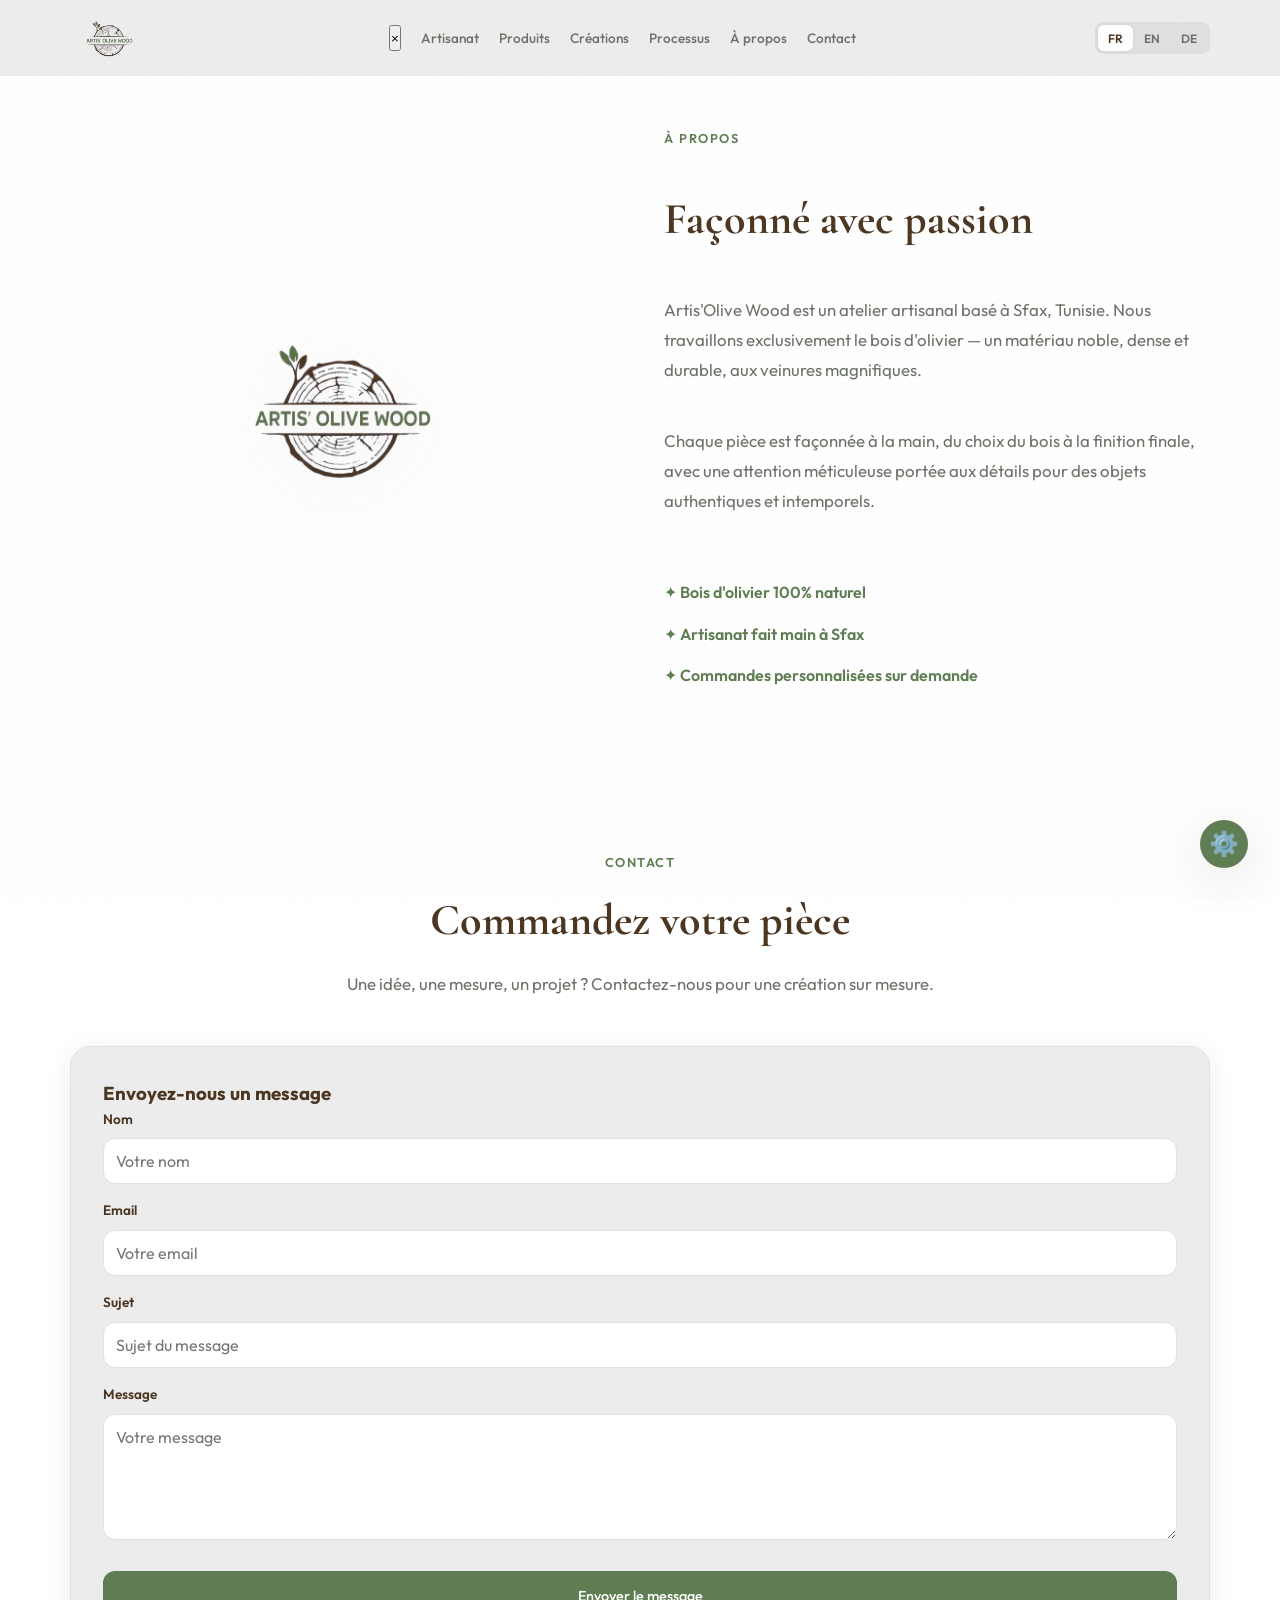
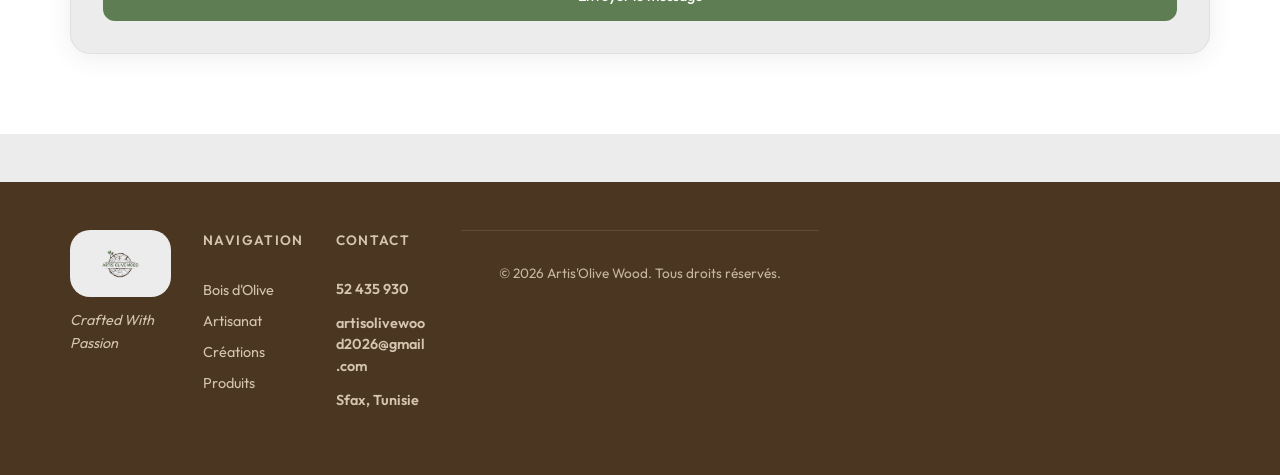
<file: about.html>
<!DOCTYPE html>
<html lang="fr">
<head>
  <meta charset="UTF-8" />
  <meta name="viewport" content="width=device-width, initial-scale=1.0" />
  <meta name="description" content="Artis'Olive Wood — À propos de notre atelier artisanal." />
  <title>À Propos - Artis'Olive Wood</title>
  <link rel="icon" href="logo.png" type="image/png" />
  <link rel="preconnect" href="https://fonts.googleapis.com" />
  <link rel="preconnect" href="https://fonts.gstatic.com" crossorigin />
  <link href="https://fonts.googleapis.com/css2?family=Cormorant+Garamond:ital,wght@0,400;0,600;0,700;1,400&family=Outfit:wght@300;400;500;600&display=swap" rel="stylesheet" />
  <link rel="stylesheet" href="styles.css" />
</head>
<body>
  <div class="grain" aria-hidden="true"></div>

  <header class="header" id="header">
    <nav class="nav container">
      <a href="index.html" class="logo">
        <img src="logo.png" alt="Artis'Olive Wood" class="logo-img" />
      </a>

      <ul class="nav-links" id="nav-links">
        <button class="nav-close-btn" id="nav-close-btn" aria-label="Fermer le menu">&times;</button>
        <li><a href="services.html" data-i18n="nav.services">Artisanat</a></li>
        <li><a href="products.html" data-i18n="nav.products">Produits</a></li>
        <li><a href="creations.html" data-i18n="nav.creations">Créations</a></li>
        <li><a href="process.html" data-i18n="nav.process">Processus</a></li>
        <li><a href="about.html" data-i18n="nav.about">À propos</a></li>
        <li><a href="contact.html" data-i18n="nav.contact">Contact</a></li>
      </ul>

      <div class="nav-actions">
        <div class="lang-switcher" role="group" aria-label="Language">
          <button class="lang-btn active" data-lang="fr" aria-pressed="true">FR</button>
          <button class="lang-btn" data-lang="en" aria-pressed="false">EN</button>
          <button class="lang-btn" data-lang="de" aria-pressed="false">DE</button>
        </div>
        <button class="menu-toggle" id="menu-toggle" aria-label="Menu" aria-expanded="false">
          <span></span><span></span><span></span>
        </button>
      </div>
    </nav>
  </header>

  <main>
    <section class="about section" style="padding-top: 8rem;">
      <div class="container about-grid">
        <div class="about-visual">
          <img src="logo.png" alt="Artis'Olive Wood" class="about-logo" />
        </div>
        <div class="about-content">
          <span class="section-tag" data-i18n="about.tag">À propos</span>
          <h2 class="section-title" data-i18n="about.title">Façonné avec passion</h2>
          <p data-i18n="about.p1">
            Artis'Olive Wood est un atelier artisanal basé à Sfax, Tunisie. Nous travaillons exclusivement le bois d'olivier — un matériau noble, dense et durable, aux veinures magnifiques.
          </p>
          <p data-i18n="about.p2">
            Chaque pièce est façonnée à la main, du choix du bois à la finition finale, avec une attention méticuleuse portée aux détails pour des objets authentiques et intemporels.
          </p>
          <ul class="about-features">
            <li data-i18n="about.f1">✦ Bois d'olivier 100% naturel</li>
            <li data-i18n="about.f2">✦ Artisanat fait main à Sfax</li>
            <li data-i18n="about.f3">✦ Commandes personnalisées sur demande</li>
          </ul>
        </div>
      </div>
    </section>

    <section class="contact section">
      <div class="container">
        <div class="section-header">
          <span class="section-tag" data-i18n="contact.tag">Contact</span>
          <h2 class="section-title" data-i18n="contact.title">Commandez votre pièce</h2>
          <p class="section-desc" data-i18n="contact.desc">Une idée, une mesure, un projet ? Contactez-nous pour une création sur mesure.</p>
        </div>
        <form class="contact-form" id="contact-form" action="https://formsubmit.co/artisolivewood2026@gmail.com" method="POST">
          <h3 data-i18n="contact.formTitle">Envoyez-nous un message</h3>
          <div class="form-group">
            <label for="contact-name" data-i18n="form.name">Nom</label>
            <input type="text" id="contact-name" name="name" placeholder="Votre nom" required>
          </div>
          <div class="form-group">
            <label for="contact-email" data-i18n="form.email">Email</label>
            <input type="email" id="contact-email" name="email" placeholder="Votre email" required>
          </div>
          <div class="form-group">
            <label for="contact-subject" data-i18n="form.subject">Sujet</label>
            <input type="text" id="contact-subject" name="subject" placeholder="Sujet du message" required>
          </div>
          <div class="form-group">
            <label for="contact-message" data-i18n="form.message">Message</label>
            <textarea id="contact-message" name="message" rows="5" placeholder="Votre message" required></textarea>
          </div>
          <button type="submit" class="btn btn-primary" data-i18n="form.submit">Envoyer le message</button>
        </form>
      </div>
    </section>
  </main>

  <footer class="footer">
    <div class="container footer-inner">
      <div class="footer-top">
        <div class="footer-brand">
          <div class="footer-logo-wrap">
            <img src="logo.png" alt="Artis'Olive Wood" style="height: 40px; width: auto;" />
          </div>
          <p class="footer-tagline" data-i18n="footer.tagline">Crafted With Passion</p>
        </div>
        <nav class="footer-nav" aria-label="Footer">
          <p class="footer-nav-title" data-i18n="footer.navTitle">Navigation</p>
          <div class="footer-links">
            <a href="index.html" data-i18n="hero.title1">Accueil</a>
            <a href="services.html" data-i18n="nav.services">Artisanat</a>
            <a href="creations.html" data-i18n="nav.creations">Créations</a>
            <a href="products.html" data-i18n="nav.products">Produits</a>
          </div>
        </nav>
        <div class="footer-contact">
          <p class="footer-nav-title" data-i18n="footer.contactTitle">Contact</p>
          <a href="tel:+21652435930" class="footer-contact-item">52 435 930</a>
          <a href="mailto:artisolivewood2026@gmail.com" class="footer-contact-item">artisolivewood2026@gmail.com</a>
          <span class="footer-contact-item">Sfax, Tunisie</span>
        </div>
      </div>
      <div class="footer-bottom">
        <p class="footer-copy" data-i18n="footer.copy">© 2026 Artis'Olive Wood. Tous droits réservés.</p>
      </div>
    </div>
  </footer>

  <button class="admin-btn" id="admin-btn" title="Admin">⚙️</button>

  <div id="admin-login-modal" class="modal">
    <div class="modal-content">
      <span class="close" id="close-login-modal">&times;</span>
      <h2 data-i18n="admin.login.title">Admin Login</h2>
      <div class="form-group">
        <label for="admin-password" data-i18n="admin.login.password">Mot de passe:</label>
        <input type="password" id="admin-password" placeholder="Entrez le mot de passe">
      </div>
      <button class="btn btn-primary" id="admin-login-btn" data-i18n="admin.login.submit">Se connecter</button>
      <p id="login-error" class="error-message"></p>
    </div>
  </div>

  <div id="admin-dashboard-modal" class="modal">
    <div class="modal-content admin-dashboard">
      <span class="close" id="close-admin-modal">&times;</span>
      <h2 data-i18n="admin.dashboard.title">Tableau de bord Admin</h2>
      
      <div class="admin-tabs">
        <button class="admin-tab-btn active" data-tab="orders" data-i18n="admin.tabs.orders">Commandes</button>
        <button class="admin-tab-btn" data-tab="products" data-i18n="admin.tabs.products">Produits</button>
        <button class="admin-tab-btn" data-tab="stats" data-i18n="admin.tabs.stats">Statistiques</button>
      </div>

      <div id="orders-tab" class="admin-tab-content active">
        <h3 data-i18n="admin.orders.title">Commandes reçues</h3>
        <div id="orders-list" class="orders-list">
          <p data-i18n="admin.orders.empty">Aucune commande pour le moment</p>
        </div>
      </div>

      <div id="products-tab" class="admin-tab-content">
        <h3>Gestion des produits</h3>
        <div class="products-management">
          <button class="btn btn-primary btn-small" id="add-product-btn">+ Ajouter un produit</button>
          <div id="products-list" class="products-list"></div>
        </div>
      </div>

      <div id="stats-tab" class="admin-tab-content">
        <h3 data-i18n="admin.stats.title">Statistiques</h3>
        <div class="stats-grid">
          <div class="stat-box">
            <span class="stat-label" data-i18n="admin.stats.total_orders">Total des commandes:</span>
            <span class="stat-value" id="total-orders">0</span>
          </div>
          <div class="stat-box">
            <span class="stat-label" data-i18n="admin.stats.total_items">Total des articles:</span>
            <span class="stat-value" id="total-items">0</span>
          </div>
        </div>
      </div>

      <button class="btn btn-outline" id="logout-btn" data-i18n="admin.logout">Déconnexion</button>
    </div>
  </div>

  <!-- Order Confirmation Modal -->
  <div id="order-modal" class="modal">
    <div class="modal-content">
      <span class="close" id="close-order-modal">&times;</span>
      <h2 data-i18n="order.title">Confirmer la commande</h2>
      <div id="order-summary" class="order-summary"></div>
      <div class="form-group">
        <label for="customer-name" data-i18n="order.name">Nom:</label>
        <input type="text" id="customer-name" placeholder="Votre nom">
      </div>
      <div class="form-group">
        <label for="customer-email" data-i18n="order.email">Email:</label>
        <input type="email" id="customer-email" placeholder="Votre email">
      </div>
      <div class="form-group">
        <label for="customer-phone" data-i18n="order.phone">Téléphone:</label>
        <input type="tel" id="customer-phone" placeholder="Votre téléphone">
      </div>
      <div class="form-group">
        <label for="customer-notes" data-i18n="order.notes">Notes spéciales:</label>
        <textarea id="customer-notes" rows="3" placeholder="Remarques supplémentaires"></textarea>
      </div>
      <button class="btn btn-primary" id="submit-order-btn" data-i18n="order.submit">Soumettre la commande</button>
      <p id="order-success" class="success-message"></p>
    </div>
  </div>

  <!-- Product Edit Modal -->
  <div id="product-edit-modal" class="modal">
    <div class="modal-content">
      <span class="close" id="close-product-modal">&times;</span>
      <h2>Éditer le produit</h2>
      <div class="form-group">
        <label for="product-name">Nom du produit:</label>
        <input type="text" id="product-name" placeholder="Nom du produit">
      </div>
      <div class="form-group">
        <label for="product-desc">Description:</label>
        <textarea id="product-desc" rows="3" placeholder="Description du produit"></textarea>
      </div>
      <div class="form-group">
        <label for="product-image">Image (URL):</label>
        <input type="text" id="product-image" placeholder="URL de l'image">
      </div>
      <div class="form-group">
        <label for="product-image-upload">Ou télécharger une image:</label>
        <input type="file" id="product-image-upload" accept="image/*">
      </div>
      <div id="product-image-preview" class="product-image-preview"></div>
      <button class="btn btn-primary" id="save-product-btn">Enregistrer</button>
      <button class="btn btn-outline" id="delete-product-btn">Supprimer</button>
    </div>
  </div>

  <style>
    :root {
  --olive-dark: #3d4f38;
  --olive: #5e7d52;
  --olive-light: #7a9a6e;
  --wood: #4b3621;
  --wood-light: #6b5240;
  --wood-pale: #d4c4b0;
  --cream: #ececec;
  --cream-dark: #e0e0e0;
  --text: #4b3621;
  --text-muted: #6b7268;
  --white: #ffffff;
  --accent: #5e7d52;
  --accent-glow: rgba(94, 125, 82, 0.2);
  --radius: 12px;
  --radius-lg: 20px;
  --shadow: 0 4px 24px rgba(75, 54, 33, 0.08);
  --shadow-lg: 0 12px 48px rgba(75, 54, 33, 0.12);
  --transition: 0.3s cubic-bezier(0.4, 0, 0.2, 1);
  --font-display: 'Cormorant Garamond', Georgia, serif;
  --font-body: 'Outfit', system-ui, sans-serif;
}

*, *::before, *::after { box-sizing: border-box; margin: 0; padding: 0; }

html { scroll-behavior: smooth; }

body {
  font-family: var(--font-body);
  background: var(--cream);
  color: var(--text);
  line-height: 1.6;
  overflow-x: hidden;
}

.grain {
  position: fixed;
  inset: 0;
  pointer-events: none;
  z-index: 9999;
  opacity: 0.03;
  background-image: url("data:image/svg+xml,%3Csvg viewBox='0 0 256 256' xmlns='http://www.w3.org/2000/svg'%3E%3Cfilter id='n'%3E%3CfeTurbulence type='fractalNoise' baseFrequency='0.9' numOctaves='4' stitchTiles='stitch'/%3E%3C/filter%3E%3Crect width='100%25' height='100%25' filter='url(%23n)'/%3E%3C/svg%3E");
}

.container {
  width: min(1140px, 92vw);
  margin-inline: auto;
}

/* Header */
.header {
  position: fixed;
  top: 0;
  left: 0;
  right: 0;
  z-index: 100;
  padding: 0.75rem 0;
  transition: var(--transition);
  background: rgba(236, 236, 236, 0.95);
  backdrop-filter: blur(12px);
  box-shadow: var(--shadow);
}

.nav {
  display: flex;
  align-items: center;
  justify-content: space-between;
  gap: 1.5rem;
}

.logo {
  display: flex;
  align-items: center;
  text-decoration: none;
  flex-shrink: 0;
}

.logo-img {
  height: 52px;
  width: auto;
  display: block;
}

.nav-links {
  display: flex;
  list-style: none;
  gap: 1.25rem;
  flex-wrap: wrap;
}

.nav-links a {
  text-decoration: none;
  color: var(--text-muted);
  font-size: 0.85rem;
  font-weight: 500;
  transition: color var(--transition);
}

.nav-links a:hover { color: var(--olive); }

.nav-actions {
  display: flex;
  align-items: center;
  gap: 1rem;
}

.lang-switcher {
  display: flex;
  background: var(--cream-dark);
  border-radius: 8px;
  padding: 3px;
  gap: 2px;
}

.lang-btn {
  border: none;
  background: transparent;
  padding: 0.35rem 0.6rem;
  font-family: var(--font-body);
  font-size: 0.75rem;
  font-weight: 600;
  color: var(--text-muted);
  border-radius: 6px;
  cursor: pointer;
  transition: var(--transition);
}

.lang-btn.active,
.lang-btn:hover {
  background: var(--white);
  color: var(--wood);
  box-shadow: 0 1px 4px rgba(0, 0, 0, 0.06);
}

.menu-toggle {
  display: none;
  flex-direction: column;
  gap: 5px;
  background: none;
  border: none;
  cursor: pointer;
  padding: 4px;
}

.menu-toggle span {
  display: block;
  width: 22px;
  height: 2px;
  background: var(--wood);
  border-radius: 2px;
}

/* Buttons */
.btn {
  display: inline-flex;
  align-items: center;
  justify-content: center;
  padding: 0.85rem 1.75rem;
  border-radius: var(--radius);
  font-family: var(--font-body);
  font-size: 0.9rem;
  font-weight: 500;
  text-decoration: none;
  cursor: pointer;
  border: 2px solid transparent;
  transition: var(--transition);
}

.btn-primary {
  background: var(--olive);
  color: var(--white);
  border-color: var(--olive);
}

.btn-primary:hover {
  background: var(--olive-dark);
  border-color: var(--olive-dark);
  transform: translateY(-2px);
  box-shadow: var(--shadow-lg);
}

.btn-outline {
  background: transparent;
  color: var(--wood);
  border-color: var(--olive-light);
}

.btn-outline:hover {
  background: var(--olive);
  color: var(--white);
  border-color: var(--olive);
}

/* Sections */
.section { padding: 5rem 0; }

.section-tag {
  display: inline-block;
  font-size: 0.8rem;
  font-weight: 600;
  text-transform: uppercase;
  letter-spacing: 0.12em;
  color: var(--olive);
  margin-bottom: 0.75rem;
}

.section-title {
  font-family: var(--font-display);
  font-size: clamp(2rem, 4vw, 2.75rem);
  font-weight: 700;
  color: var(--wood);
  margin-bottom: 1rem;
}

/* About */
.about-grid {
  display: grid;
  grid-template-columns: 1fr 1fr;
  gap: 3rem;
  align-items: center;
}

.about-visual {
  display: flex;
  align-items: center;
  justify-content: center;
  height: 400px;
}

.about-logo {
  max-width: min(300px, 100%);
  height: auto;
  filter: drop-shadow(0 12px 32px rgba(75, 54, 33, 0.12));
}

.about-content {
  display: flex;
  flex-direction: column;
  gap: 1.5rem;
}

.about-content p {
  font-size: 1.05rem;
  color: var(--text-muted);
  line-height: 1.8;
}

.about-features {
  list-style: none;
  padding: 0;
  display: flex;
  flex-direction: column;
  gap: 1rem;
}

.about-features li {
  font-size: 1rem;
  color: var(--olive);
  font-weight: 600;
}

/* Footer */
.footer {
  background: var(--wood);
  color: var(--white);
  padding: 3rem 0 2rem;
  margin-top: 3rem;
}

.footer-inner {
  display: grid;
  grid-template-columns: repeat(3, 1fr);
  gap: 2rem;
  margin-bottom: 2rem;
}

.footer-top {
  display: grid;
  grid-template-columns: repeat(3, 1fr);
  gap: 2rem;
}

.footer-brand {
  display: flex;
  flex-direction: column;
  gap: 0.75rem;
}

.footer-logo-wrap {
  display: flex;
  align-items: center;
  gap: 0.5rem;
}

.footer-tagline {
  font-size: 0.9rem;
  color: var(--wood-pale);
}

.footer-nav,
.footer-contact {
  display: flex;
  flex-direction: column;
  gap: 0.75rem;
}

.footer-nav-title,
.footer-contact-item {
  font-size: 0.85rem;
  font-weight: 600;
}

.footer-links {
  display: flex;
  flex-direction: column;
  gap: 0.5rem;
}

.footer-links a,
.footer-contact-item {
  text-decoration: none;
  color: var(--wood-pale);
  font-size: 0.9rem;
  transition: color var(--transition);
}

.footer-links a:hover {
  color: var(--white);
}

.footer-bottom {
  border-top: 1px solid rgba(255, 255, 255, 0.1);
  padding-top: 2rem;
  text-align: center;
}

.footer-copy {
  font-size: 0.85rem;
  color: var(--wood-pale);
}

/* Admin Button */
.admin-btn {
  position: fixed;
  bottom: 2rem;
  right: 2rem;
  width: 48px;
  height: 48px;
  border-radius: 50%;
  background: var(--olive);
  color: var(--white);
  border: none;
  cursor: pointer;
  font-size: 1.5rem;
  display: flex;
  align-items: center;
  justify-content: center;
  box-shadow: var(--shadow-lg);
  transition: var(--transition);
  z-index: 50;
}

.admin-btn:hover {
  background: var(--olive-dark);
  transform: scale(1.1);
}

/* Modal */
.modal {
  display: none;
  position: fixed;
  z-index: 1000;
  left: 0;
  top: 0;
  width: 100%;
  height: 100%;
  background-color: rgba(0, 0, 0, 0.4);
}

.modal.show {
  display: flex;
  align-items: center;
  justify-content: center;
}

.modal-content {
  background: var(--white);
  padding: 2rem;
  border-radius: var(--radius-lg);
  max-width: 500px;
  width: 90%;
  box-shadow: var(--shadow-lg);
}

.modal-content h2 {
  font-family: var(--font-display);
  font-size: 1.75rem;
  margin-bottom: 1.5rem;
}

.close {
  float: right;
  font-size: 2rem;
  font-weight: bold;
  color: var(--text-muted);
  cursor: pointer;
  transition: color var(--transition);
}

.close:hover {
  color: var(--text);
}

.form-group {
  margin-bottom: 1rem;
}

.form-group label {
  display: block;
  margin-bottom: 0.5rem;
  font-weight: 600;
  color: var(--text);
}

.form-group input,
.form-group textarea {
  width: 100%;
  padding: 0.75rem;
  border: 1px solid var(--cream-dark);
  border-radius: var(--radius);
  font-family: var(--font-body);
  font-size: 1rem;
  transition: border-color var(--transition);
}

.form-group input:focus,
.form-group textarea:focus {
  outline: none;
  border-color: var(--olive);
}

.error-message {
  color: #d9534f;
  font-size: 0.9rem;
  margin-top: 0.5rem;
}

.success-message {
  color: #5cb85c;
  font-size: 0.9rem;
  margin-top: 0.5rem;
}

/* Admin Dashboard */
.admin-dashboard {
  max-width: 800px;
}

.admin-tabs {
  display: flex;
  gap: 1rem;
  margin-bottom: 1.5rem;
  border-bottom: 1px solid var(--cream-dark);
}

.admin-tab-btn {
  background: none;
  border: none;
  padding: 0.75rem 1rem;
  font-family: var(--font-body);
  font-size: 0.95rem;
  font-weight: 600;
  color: var(--text-muted);
  cursor: pointer;
  transition: var(--transition);
  border-bottom: 2px solid transparent;
}

.admin-tab-btn.active {
  color: var(--olive);
  border-bottom-color: var(--olive);
}

.admin-tab-content {
  display: none;
}

.admin-tab-content.active {
  display: block;
}

.orders-list {
  max-height: 400px;
  overflow-y: auto;
}

.order-item {
  background: var(--cream);
  padding: 1rem;
  border-radius: var(--radius);
  margin-bottom: 1rem;
}

.order-item h4 {
  font-size: 1rem;
  margin-bottom: 0.5rem;
}

.order-date {
  font-size: 0.8rem;
  color: var(--text-muted);
  margin-top: 0.75rem;
}

.stats-grid {
  display: grid;
  grid-template-columns: repeat(2, 1fr);
  gap: 1rem;
  margin-bottom: 1.5rem;
}

.stat-box {
  background: var(--cream);
  padding: 1.25rem;
  border-radius: var(--radius);
  text-align: center;
}

.stat-label {
  display: block;
  font-size: 0.9rem;
  color: var(--text-muted);
  margin-bottom: 0.5rem;
}

.stat-value {
  display: block;
  font-family: var(--font-display);
  font-size: 2rem;
  font-weight: 700;
  color: var(--olive);
}

/* Responsive */
@media (max-width: 768px) {
  .about-grid {
    grid-template-columns: 1fr;
  }
  
  .about-visual {
    height: 300px;
    order: -1;
  }
  
  .nav-links {
    display: none;
  }
  
  .nav-links.active {
    display: flex;
    position: absolute;
    top: 60px;
    left: 0;
    right: 0;
    background: var(--white);
    flex-direction: column;
    gap: 0;
    border-radius: 0;
    box-shadow: var(--shadow);
    z-index: 99;
  }
  
  .nav-links.active li a {
    display: block;
    padding: 1rem;
  }
  
  .menu-toggle {
    display: flex;
  }
  
  .footer-inner {
    grid-template-columns: 1fr;
  }
  
  .footer-top {
    grid-template-columns: 1fr;
  }
}
  </style>

  <script src="app.js"></script>
</body>
</html>
</file>
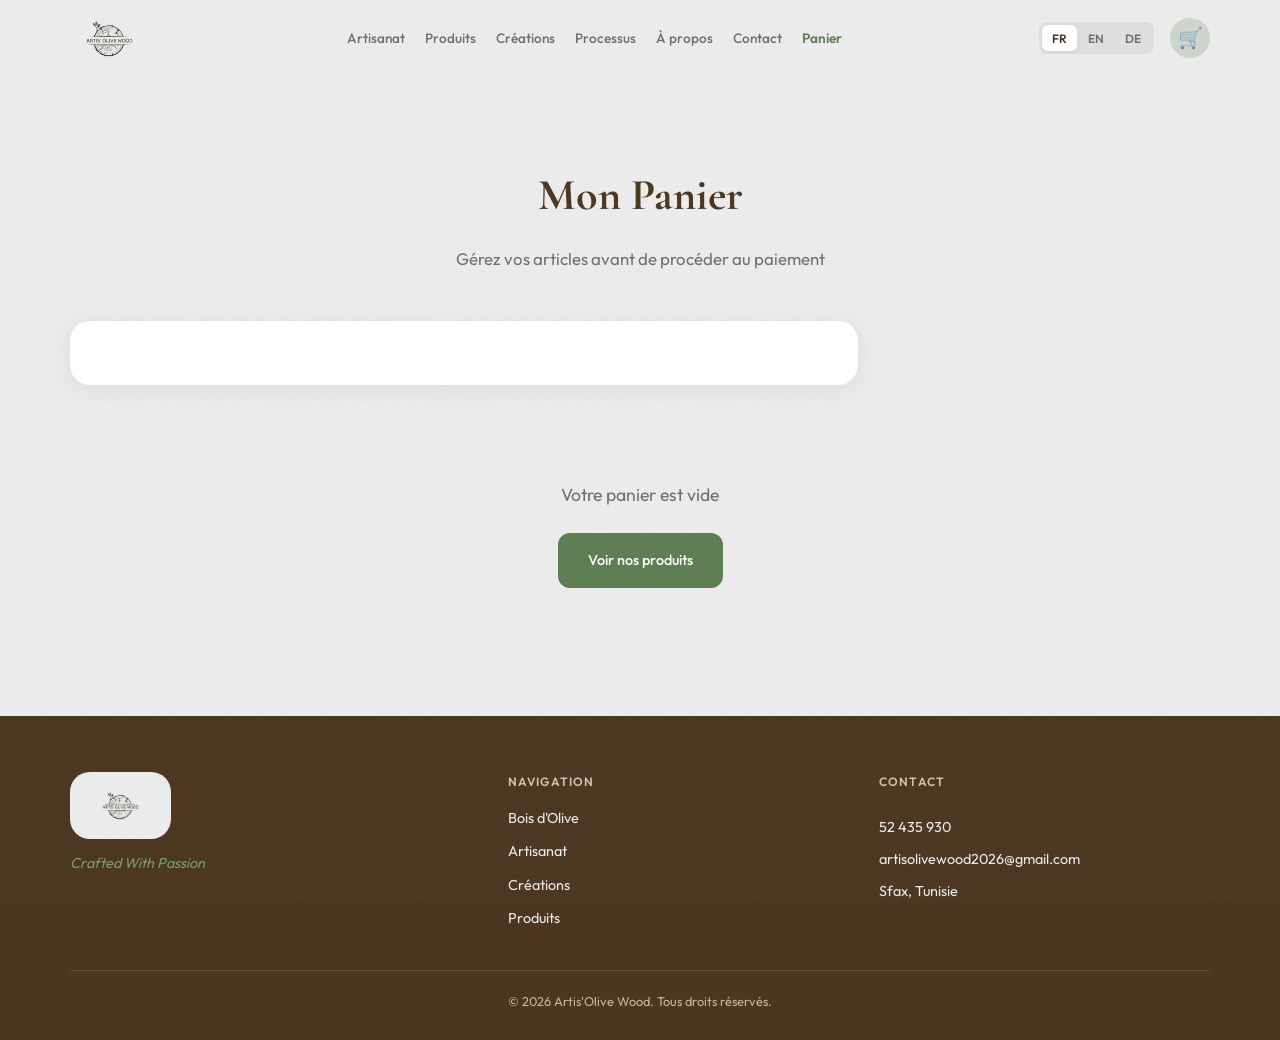
<file: cart.html>
<!DOCTYPE html>
<html lang="fr">
<head>
  <meta charset="UTF-8" />
  <meta name="viewport" content="width=device-width, initial-scale=1.0" />
  <meta name="description" content="Artis'Olive Wood — Panier d'achat. Gérez vos produits." />
  <title>Panier - Artis'Olive Wood</title>
  <link rel="icon" href="logo.png" type="image/png" />
  <link rel="preconnect" href="https://fonts.googleapis.com" />
  <link rel="preconnect" href="https://fonts.gstatic.com" crossorigin />
  <link href="https://fonts.googleapis.com/css2?family=Cormorant+Garamond:ital,wght@0,400;0,600;0,700;1,400&family=Outfit:wght@300;400;500;600&display=swap" rel="stylesheet" />
  <link rel="stylesheet" href="styles.css" />
</head>
<body>
  <div class="grain" aria-hidden="true"></div>

  <header class="header" id="header">
    <nav class="nav container">
      <a href="index.html" class="logo">
        <img src="logo.png" alt="Artis'Olive Wood" class="logo-img" />
      </a>

      <ul class="nav-links" id="nav-links">
        <li><a href="services.html" data-i18n="nav.services">Artisanat</a></li>
        <li><a href="products.html" data-i18n="nav.products">Produits</a></li>
        <li><a href="creations.html" data-i18n="nav.creations">Créations</a></li>
        <li><a href="process.html" data-i18n="nav.process">Processus</a></li>
        <li><a href="about.html" data-i18n="nav.about">À propos</a></li>
        <li><a href="contact.html" data-i18n="nav.contact">Contact</a></li>
        <li><a href="cart.html" data-i18n="nav.cart" style="color: var(--olive); font-weight: 600;">🛒 Panier</a></li>
      </ul>

      <div class="nav-actions">
        <div class="lang-switcher" role="group" aria-label="Language">
          <button class="lang-btn active" data-lang="fr" aria-pressed="true">FR</button>
          <button class="lang-btn" data-lang="en" aria-pressed="false">EN</button>
          <button class="lang-btn" data-lang="de" aria-pressed="false">DE</button>
        </div>
        <a href="cart.html" class="cart-button" id="cart-button" title="Mon panier">
          <span class="cart-icon">🛒</span>
          <span class="cart-badge" id="cart-badge" style="display: none;">0</span>
        </a>
        <button class="menu-toggle" id="menu-toggle" aria-label="Menu" aria-expanded="false">
          <span></span><span></span><span></span>
        </button>
      </div>
    </nav>
  </header>

  <main style="padding-top: 8rem; min-height: 70vh;">
    <section class="cart-section container">
      <div class="section-header">
        <h1 class="section-title" data-i18n="cart.title">Mon Panier</h1>
        <p class="section-desc" data-i18n="cart.desc">Gérez vos articles avant de procéder au paiement</p>
      </div>

      <div class="cart-container">
        <!-- Cart Items -->
        <div class="cart-items-section">
          <div id="cart-items" class="cart-items">
            <!-- Items will be dynamically loaded here -->
          </div>
        </div>

        <!-- Cart Summary -->
        <div class="cart-summary-section">
          <div class="cart-summary">
            <h2 data-i18n="cart.summary">Résumé du panier</h2>
            
            <div class="summary-row">
              <span data-i18n="cart.subtotal">Sous-total:</span>
              <span id="subtotal">0,00€</span>
            </div>
            
            <div class="summary-row">
              <span data-i18n="cart.tax">TVA (20%):</span>
              <span id="tax">0,00€</span>
            </div>
            
            <div class="summary-row">
              <span data-i18n="cart.shipping">Frais de port:</span>
              <span id="shipping">0,00€</span>
            </div>
            
            <div class="summary-row total">
              <span data-i18n="cart.total">Total:</span>
              <span id="total">0,00€</span>
            </div>

            <button class="btn btn-primary" id="checkout-btn" data-i18n="cart.checkout" style="width: 100%; margin-top: 1.5rem;">Procéder au paiement</button>
            <a href="products.html" class="btn btn-outline" data-i18n="cart.continue_shopping" style="width: 100%; margin-top: 0.75rem; text-align: center;">Continuer les achats</a>
          </div>
        </div>
      </div>

      <div id="empty-cart-message" class="empty-cart" style="display: none; text-align: center; padding: 3rem;">
        <p style="font-size: 1.1rem; color: var(--text-muted); margin-bottom: 1.5rem;" data-i18n="cart.empty">Votre panier est vide</p>
        <a href="products.html" class="btn btn-primary">Voir nos produits</a>
      </div>
    </section>
  </main>

  <footer class="footer">
    <div class="container footer-inner">
      <div class="footer-top">
        <div class="footer-brand">
          <div class="footer-logo-wrap">
            <img src="logo.png" alt="Artis'Olive Wood" style="height: 40px; width: auto;" />
          </div>
          <p class="footer-tagline" data-i18n="footer.tagline">Crafted With Passion</p>
        </div>
        <nav class="footer-nav" aria-label="Footer">
          <p class="footer-nav-title" data-i18n="footer.navTitle">Navigation</p>
          <div class="footer-links">
            <a href="index.html" data-i18n="hero.title1">Accueil</a>
            <a href="services.html" data-i18n="nav.services">Artisanat</a>
            <a href="creations.html" data-i18n="nav.creations">Créations</a>
            <a href="products.html" data-i18n="nav.products">Produits</a>
          </div>
        </nav>
        <div class="footer-contact">
          <p class="footer-nav-title" data-i18n="footer.contactTitle">Contact</p>
          <a href="tel:+21652435930" class="footer-contact-item">52 435 930</a>
          <a href="mailto:artisolivewood2026@gmail.com" class="footer-contact-item">artisolivewood2026@gmail.com</a>
          <span class="footer-contact-item">Sfax, Tunisie</span>
        </div>
      </div>
      <div class="footer-bottom">
        <p class="footer-copy" data-i18n="footer.copy">© 2026 Artis'Olive Wood. Tous droits réservés.</p>
      </div>
    </div>
  </footer>

  <style>
    :root {
  --olive-dark: #3d4f38;
  --olive: #5e7d52;
  --olive-light: #7a9a6e;
  --wood: #4b3621;
  --wood-light: #6b5240;
  --wood-pale: #d4c4b0;
  --cream: #ececec;
  --cream-dark: #e0e0e0;
  --text: #4b3621;
  --text-muted: #6b7268;
  --white: #ffffff;
  --accent: #5e7d52;
  --accent-glow: rgba(94, 125, 82, 0.2);
  --radius: 12px;
  --radius-lg: 20px;
  --shadow: 0 4px 24px rgba(75, 54, 33, 0.08);
  --shadow-lg: 0 12px 48px rgba(75, 54, 33, 0.12);
  --transition: 0.3s cubic-bezier(0.4, 0, 0.2, 1);
  --font-display: 'Cormorant Garamond', Georgia, serif;
  --font-body: 'Outfit', system-ui, sans-serif;
}

*, *::before, *::after { box-sizing: border-box; margin: 0; padding: 0; }
html { scroll-behavior: smooth; }
body {
  font-family: var(--font-body);
  background: var(--cream);
  color: var(--text);
  line-height: 1.6;
  overflow-x: hidden;
}

.grain {
  position: fixed;
  inset: 0;
  pointer-events: none;
  z-index: 9999;
  opacity: 0.03;
  background-image: url("data:image/svg+xml,%3Csvg viewBox='0 0 256 256' xmlns='http://www.w3.org/2000/svg'%3E%3Cfilter id='n'%3E%3CfeTurbulence type='fractalNoise' baseFrequency='0.9' numOctaves='4' stitchTiles='stitch'/%3E%3C/filter%3E%3Crect width='100%25' height='100%25' filter='url(%23n)'/%3E%3C/svg%3E");
}

.container {
  width: min(1140px, 92vw);
  margin-inline: auto;
}

.header {
  position: fixed;
  top: 0;
  left: 0;
  right: 0;
  z-index: 100;
  padding: 0.75rem 0;
  transition: var(--transition);
}

.header.scrolled {
  background: rgba(236, 236, 236, 0.95);
  backdrop-filter: blur(12px);
  box-shadow: var(--shadow);
}

.nav { display: flex; align-items: center; justify-content: space-between; gap: 1.5rem; }
.logo { display: flex; align-items: center; text-decoration: none; flex-shrink: 0; }
.logo-img { height: 52px; width: auto; display: block; }

.nav-links {
  display: flex;
  list-style: none;
  gap: 1.25rem;
  flex-wrap: wrap;
}

.nav-links a {
  text-decoration: none;
  color: var(--text-muted);
  font-size: 0.85rem;
  font-weight: 500;
  transition: color var(--transition);
}

.nav-links a:hover { color: var(--olive); }

.nav-actions {
  display: flex;
  align-items: center;
  gap: 1rem;
}

.lang-switcher {
  display: flex;
  background: var(--cream-dark);
  border-radius: 8px;
  padding: 3px;
  gap: 2px;
}

.lang-btn {
  border: none;
  background: transparent;
  padding: 0.35rem 0.6rem;
  font-family: var(--font-body);
  font-size: 0.75rem;
  font-weight: 600;
  color: var(--text-muted);
  border-radius: 6px;
  cursor: pointer;
  transition: var(--transition);
}

.lang-btn.active, .lang-btn:hover {
  background: var(--white);
  color: var(--wood);
  box-shadow: 0 1px 4px rgba(0, 0, 0, 0.06);
}

.menu-toggle {
  display: none;
  flex-direction: column;
  gap: 5px;
  background: none;
  border: none;
  cursor: pointer;
  padding: 4px;
}

.menu-toggle span {
  display: block;
  width: 22px;
  height: 2px;
  background: var(--wood);
  border-radius: 2px;
}

.cart-button {
  position: relative;
  display: inline-flex;
  align-items: center;
  justify-content: center;
  width: 40px;
  height: 40px;
  border-radius: 50%;
  background: var(--accent-glow);
  text-decoration: none;
  cursor: pointer;
  transition: var(--transition);
  border: 2px solid transparent;
}

.cart-button:hover {
  background: var(--olive);
  color: var(--white);
  transform: scale(1.05);
}

.cart-icon {
  font-size: 1.25rem;
  display: flex;
  align-items: center;
  justify-content: center;
}

.cart-badge {
  position: absolute;
  top: -8px;
  right: -8px;
  background: #c0392b;
  color: var(--white);
  width: 24px;
  height: 24px;
  border-radius: 50%;
  display: flex;
  align-items: center;
  justify-content: center;
  font-size: 0.7rem;
  font-weight: 700;
  border: 2px solid var(--cream);
  box-shadow: var(--shadow);
}

.btn {
  display: inline-flex;
  align-items: center;
  justify-content: center;
  padding: 0.85rem 1.75rem;
  border-radius: var(--radius);
  font-family: var(--font-body);
  font-size: 0.9rem;
  font-weight: 500;
  text-decoration: none;
  cursor: pointer;
  border: 2px solid transparent;
  transition: var(--transition);
}

.btn-primary {
  background: var(--olive);
  color: var(--white);
  border-color: var(--olive);
}

.btn-primary:hover {
  background: var(--olive-dark);
  border-color: var(--olive-dark);
  transform: translateY(-2px);
  box-shadow: var(--shadow-lg);
}

.btn-outline {
  background: transparent;
  color: var(--wood);
  border-color: var(--olive-light);
}

.btn-outline:hover {
  background: var(--olive);
  color: var(--white);
  border-color: var(--olive);
}

.section-header {
  text-align: center;
  max-width: 600px;
  margin: 0 auto 3rem;
}

.section-title {
  font-family: var(--font-display);
  font-size: clamp(2rem, 4vw, 2.75rem);
  font-weight: 700;
  color: var(--wood);
  margin-bottom: 1rem;
}

.section-desc {
  color: var(--text-muted);
  font-size: 1.05rem;
}

/* Cart Styles */
.cart-section { padding: 2rem 0; }

.cart-container {
  display: grid;
  grid-template-columns: 1fr 320px;
  gap: 2rem;
  margin-bottom: 3rem;
}

.cart-items-section {
  background: var(--white);
  border-radius: var(--radius-lg);
  padding: 2rem;
  box-shadow: var(--shadow);
}

.cart-items {
  display: flex;
  flex-direction: column;
  gap: 1.5rem;
}

.cart-item {
  display: grid;
  grid-template-columns: 100px 1fr auto;
  gap: 1.5rem;
  align-items: start;
  padding: 1.5rem;
  background: var(--cream);
  border-radius: var(--radius);
  border: 1px solid var(--cream-dark);
}

.cart-item-image {
  width: 100px;
  height: 100px;
  border-radius: var(--radius);
  overflow: hidden;
  background: var(--white);
  display: flex;
  align-items: center;
  justify-content: center;
}

.cart-item-image img {
  width: 100%;
  height: 100%;
  object-fit: cover;
}

.cart-item-details {
  display: flex;
  flex-direction: column;
  gap: 0.5rem;
}

.cart-item-name {
  font-weight: 600;
  color: var(--wood);
  font-size: 1rem;
}

.cart-item-badge {
  display: inline-block;
  background: var(--olive);
  color: var(--white);
  font-size: 0.7rem;
  font-weight: 600;
  text-transform: uppercase;
  padding: 0.25rem 0.5rem;
  border-radius: 4px;
  width: fit-content;
}

.cart-item-actions {
  display: flex;
  flex-direction: column;
  gap: 0.75rem;
  align-items: flex-end;
}

.qty-controls {
  display: flex;
  align-items: center;
  gap: 0.5rem;
  border: 1px solid var(--cream-dark);
  border-radius: 6px;
  overflow: hidden;
}

.qty-controls button {
  width: 28px;
  height: 28px;
  border: none;
  background: var(--cream-dark);
  color: var(--wood);
  cursor: pointer;
  font-weight: 600;
  transition: var(--transition);
}

.qty-controls button:hover { background: var(--olive); color: var(--white); }

.qty-controls input {
  width: 40px;
  text-align: center;
  border: none;
  background: transparent;
  font-weight: 600;
  font-family: var(--font-body);
}

.cart-item-price {
  font-weight: 600;
  color: var(--olive);
  font-size: 1.1rem;
}

.remove-btn {
  background: none;
  border: none;
  color: #c0392b;
  cursor: pointer;
  font-size: 0.9rem;
  padding: 0.5rem;
  transition: var(--transition);
}

.remove-btn:hover { color: #922b21; }

.cart-summary-section {
  position: sticky;
  top: 100px;
  height: fit-content;
}

.cart-summary {
  background: var(--white);
  border-radius: var(--radius-lg);
  padding: 1.75rem;
  box-shadow: var(--shadow);
  display: flex;
  flex-direction: column;
  gap: 1rem;
}

.cart-summary h2 {
  font-family: var(--font-display);
  font-size: 1.2rem;
  color: var(--wood);
  margin-bottom: 0.5rem;
}

.summary-row {
  display: flex;
  justify-content: space-between;
  font-size: 0.95rem;
  color: var(--text-muted);
  padding-bottom: 0.75rem;
  border-bottom: 1px solid var(--cream-dark);
}

.summary-row.total {
  border-bottom: none;
  border-top: 2px solid var(--olive);
  padding-top: 0.75rem;
  padding-bottom: 0;
  font-weight: 600;
  font-size: 1.1rem;
  color: var(--wood);
}

.footer {
  background: var(--wood);
  color: var(--cream);
  padding: 3.5rem 0 0;
  margin-top: 3rem;
}

.footer-inner {
  display: flex;
  flex-direction: column;
  gap: 2.5rem;
}

.footer-top {
  display: grid;
  grid-template-columns: 1.2fr 1fr 1fr;
  gap: 2.5rem;
  align-items: start;
}

.footer-brand {
  display: flex;
  flex-direction: column;
  align-items: flex-start;
  gap: 0.85rem;
}

.footer-logo-wrap {
  background: var(--cream);
  padding: 0.85rem 1.25rem;
  border-radius: var(--radius-lg);
  display: inline-flex;
  align-items: center;
  justify-content: center;
}

.footer-tagline {
  font-size: 0.9rem;
  font-style: italic;
  color: var(--olive-light);
}

.footer-nav-title {
  font-size: 0.75rem;
  font-weight: 600;
  text-transform: uppercase;
  letter-spacing: 0.1em;
  color: var(--wood-pale);
  margin-bottom: 1rem;
}

.footer-links {
  display: flex;
  flex-direction: column;
  gap: 0.65rem;
}

.footer-links a {
  color: var(--cream);
  text-decoration: none;
  font-size: 0.9rem;
  transition: color var(--transition);
}

.footer-links a:hover { color: var(--olive-light); }

.footer-contact {
  display: flex;
  flex-direction: column;
  gap: 0.65rem;
}

.footer-contact-item {
  color: var(--cream);
  text-decoration: none;
  font-size: 0.9rem;
  line-height: 1.5;
  transition: color var(--transition);
}

a.footer-contact-item:hover { color: var(--olive-light); }

.footer-bottom {
  border-top: 1px solid rgba(255, 255, 255, 0.12);
  padding: 1.25rem 0 1.75rem;
  text-align: center;
}

.footer-copy {
  font-size: 0.8rem;
  color: var(--wood-pale);
  opacity: 0.9;
}

@media (max-width: 768px) {
  .cart-container {
    grid-template-columns: 1fr;
  }
  
  .cart-summary-section {
    position: static;
  }
  
  .cart-item {
    grid-template-columns: 80px 1fr;
    gap: 1rem;
  }
  
  .cart-item-image {
    width: 80px;
    height: 80px;
  }
  
  .cart-item-actions {
    grid-column: 2;
  }
  
  .nav-links { gap: 0.75rem; }
  .nav-links.active { display: flex; }
  .menu-toggle { display: flex; }
  .footer-top { grid-template-columns: 1fr; text-align: center; }
}
  </style>

  <script src="app.js"></script>
  <script>
    document.addEventListener('DOMContentLoaded', () => {
      const savedLanguage = localStorage.getItem('language') || 'fr';
      setLanguage(savedLanguage);
      initNavigation();
      initHeaderScroll();
      initCartButton();
      renderCart();
      updateCartSummary();
      
      const checkoutBtn = document.getElementById('checkout-btn');
      if (checkoutBtn) {
        checkoutBtn.addEventListener('click', () => {
          window.location.href = 'checkout.html';
        });
      }
    });

    function renderCart() {
      const cart = getCart();
      const cartItemsContainer = document.getElementById('cart-items');
      const emptyMessage = document.getElementById('empty-cart-message');

      if (!cart || cart.length === 0) {
        cartItemsContainer.style.display = 'none';
        emptyMessage.style.display = 'block';
        document.querySelector('.cart-summary-section').style.display = 'none';
        return;
      }

      cartItemsContainer.style.display = 'flex';
      emptyMessage.style.display = 'none';
      document.querySelector('.cart-summary-section').style.display = 'block';

      cartItemsContainer.innerHTML = '';
      
      cart.forEach((item, index) => {
        const cartItem = document.createElement('div');
        cartItem.className = 'cart-item';
        cartItem.innerHTML = `
          <div class="cart-item-image">
            <img src="${item.image || '505115918_122135418098408758_6970960871735112979_n.jpg'}" alt="${item.title}" />
          </div>
          <div class="cart-item-details">
            <div class="cart-item-name">${item.title}</div>
            <span class="cart-item-badge">${item.badge}</span>
          </div>
          <div class="cart-item-actions">
            <div class="qty-controls">
              <button onclick="updateCartQuantity(${index}, -1)">-</button>
              <input type="text" value="${item.quantity}" readonly />
              <button onclick="updateCartQuantity(${index}, 1)">+</button>
            </div>
            <div class="cart-item-price">${(item.quantity * 25).toFixed(2)}€</div>
            <button class="remove-btn" onclick="removeFromCart(${index})">Supprimer</button>
          </div>
        `;
        cartItemsContainer.appendChild(cartItem);
      });
    }

    function updateCartQuantity(index, change) {
      const cart = getCart();
      if (cart[index]) {
        cart[index].quantity += change;
        if (cart[index].quantity <= 0) {
          removeFromCart(index);
        } else {
          saveCart(cart);
          renderCart();
          updateCartSummary();
        }
      }
    }

    function removeFromCart(index) {
      const cart = getCart();
      cart.splice(index, 1);
      saveCart(cart);
      renderCart();
      updateCartSummary();
    }

    function updateCartSummary() {
      const cart = getCart();
      const subtotal = cart.reduce((sum, item) => sum + (item.quantity * 25), 0);
      const tax = subtotal * 0.20;
      const shipping = subtotal > 100 ? 0 : 10;
      const total = subtotal + tax + shipping;

      document.getElementById('subtotal').textContent = subtotal.toFixed(2) + '€';
      document.getElementById('tax').textContent = tax.toFixed(2) + '€';
      document.getElementById('shipping').textContent = shipping.toFixed(2) + '€';
      document.getElementById('total').textContent = total.toFixed(2) + '€';
    }
  </script>
</body>
</html>
</file>
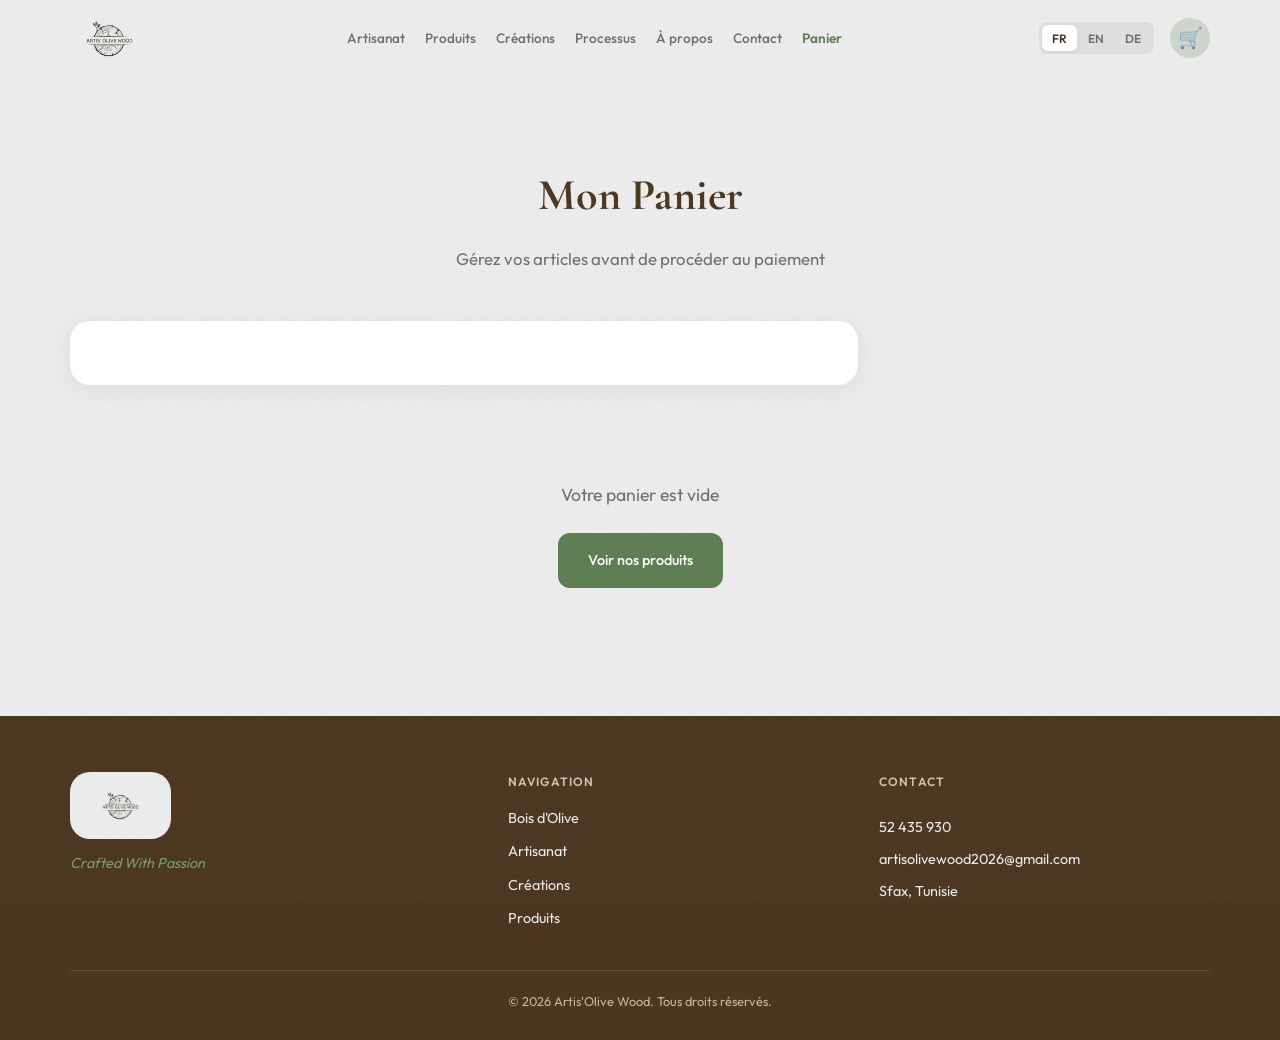
<file: checkout.html>
<!DOCTYPE html>
<html lang="fr">
<head>
  <meta charset="UTF-8" />
  <meta name="viewport" content="width=device-width, initial-scale=1.0" />
  <meta name="description" content="Artis'Olive Wood — Paiement sécurisé. Finalisez votre commande." />
  <title>Paiement - Artis'Olive Wood</title>
  <link rel="icon" href="logo.png" type="image/png" />
  <link rel="preconnect" href="https://fonts.googleapis.com" />
  <link rel="preconnect" href="https://fonts.gstatic.com" crossorigin />
  <link href="https://fonts.googleapis.com/css2?family=Cormorant+Garamond:ital,wght@0,400;0,600;0,700;1,400&family=Outfit:wght@300;400;500;600&display=swap" rel="stylesheet" />
  <link rel="stylesheet" href="styles.css" />
</head>
<body>
  <div class="grain" aria-hidden="true"></div>

  <header class="header" id="header">
    <nav class="nav container">
      <a href="index.html" class="logo">
        <img src="logo.png" alt="Artis'Olive Wood" class="logo-img" />
      </a>

      <ul class="nav-links" id="nav-links">
        <li><a href="services.html" data-i18n="nav.services">Artisanat</a></li>
        <li><a href="products.html" data-i18n="nav.products">Produits</a></li>
        <li><a href="creations.html" data-i18n="nav.creations">Créations</a></li>
        <li><a href="process.html" data-i18n="nav.process">Processus</a></li>
        <li><a href="about.html" data-i18n="nav.about">À propos</a></li>
        <li><a href="contact.html" data-i18n="nav.contact">Contact</a></li>
        <li><a href="cart.html" data-i18n="nav.cart" style="color: var(--olive); font-weight: 600;">🛒 Panier</a></li>
      </ul>

      <div class="nav-actions">
        <div class="lang-switcher" role="group" aria-label="Language">
          <button class="lang-btn active" data-lang="fr" aria-pressed="true">FR</button>
          <button class="lang-btn" data-lang="en" aria-pressed="false">EN</button>
          <button class="lang-btn" data-lang="de" aria-pressed="false">DE</button>
        </div>
        <a href="cart.html" class="cart-button" id="cart-button" title="Mon panier">
          <span class="cart-icon">🛒</span>
          <span class="cart-badge" id="cart-badge" style="display: none;">0</span>
        </a>
        <button class="menu-toggle" id="menu-toggle" aria-label="Menu" aria-expanded="false">
          <span></span><span></span><span></span>
        </button>
      </div>
    </nav>
  </header>

  <main style="padding-top: 8rem; min-height: 70vh;">
    <section class="checkout-section container">
      <div class="section-header">
        <h1 class="section-title" data-i18n="checkout.title">Finalisez votre commande</h1>
        <p class="section-desc" data-i18n="checkout.desc">Complétez vos informations de livraison et de facturation</p>
      </div>

      <div class="checkout-container">
        <!-- Checkout Form -->
        <div class="checkout-form-section">
          <form id="checkout-form">
            <!-- Personal Info -->
            <div class="form-section">
              <h2 data-i18n="checkout.personal_info">Informations personnelles</h2>
              <div class="form-row">
                <div class="form-group">
                  <label for="firstname" data-i18n="checkout.firstname">Prénom *</label>
                  <input type="text" id="firstname" name="firstname" required />
                </div>
                <div class="form-group">
                  <label for="lastname" data-i18n="checkout.lastname">Nom *</label>
                  <input type="text" id="lastname" name="lastname" required />
                </div>
              </div>
              
              <div class="form-row">
                <div class="form-group">
                  <label for="email" data-i18n="checkout.email">Email *</label>
                  <input type="email" id="email" name="email" required />
                </div>
                <div class="form-group">
                  <label for="phone" data-i18n="checkout.phone">Téléphone *</label>
                  <input type="tel" id="phone" name="phone" required />
                </div>
              </div>
            </div>

            <!-- Delivery Address -->
            <div class="form-section">
              <h2 data-i18n="checkout.delivery">Adresse de livraison</h2>
              <div class="form-group">
                <label for="address" data-i18n="checkout.address">Adresse *</label>
                <input type="text" id="address" name="address" required />
              </div>
              
              <div class="form-row">
                <div class="form-group">
                  <label for="city" data-i18n="checkout.city">Ville *</label>
                  <input type="text" id="city" name="city" required />
                </div>
                <div class="form-group">
                  <label for="postal" data-i18n="checkout.postal">Code postal *</label>
                  <input type="text" id="postal" name="postal" required />
                </div>
              </div>

              <div class="form-group">
                <label for="country" data-i18n="checkout.country">Pays *</label>
                <select id="country" name="country" required>
                  <option value="">Sélectionner un pays</option>
                  <option value="Tunisia">Tunisie</option>
                  <option value="France">France</option>
                  <option value="Germany">Allemagne</option>
                  <option value="Spain">Espagne</option>
                  <option value="Italy">Italie</option>
                  <option value="Other">Autre</option>
                </select>
              </div>
            </div>

            <!-- Billing Address -->
            <div class="form-section">
              <div class="checkbox-group">
                <input type="checkbox" id="same-billing" name="same-billing" checked />
                <label for="same-billing" data-i18n="checkout.same_billing">L'adresse de facturation est la même</label>
              </div>

              <div id="billing-section" style="display: none;">
                <h2 data-i18n="checkout.billing">Adresse de facturation</h2>
                <div class="form-group">
                  <label for="billing-address" data-i18n="checkout.address">Adresse *</label>
                  <input type="text" id="billing-address" name="billing-address" />
                </div>
                
                <div class="form-row">
                  <div class="form-group">
                    <label for="billing-city" data-i18n="checkout.city">Ville *</label>
                    <input type="text" id="billing-city" name="billing-city" />
                  </div>
                  <div class="form-group">
                    <label for="billing-postal" data-i18n="checkout.postal">Code postal *</label>
                    <input type="text" id="billing-postal" name="billing-postal" />
                  </div>
                </div>
              </div>
            </div>

            <!-- Notes -->
            <div class="form-section">
              <div class="form-group">
                <label for="notes" data-i18n="checkout.notes">Notes de commande (optionnel)</label>
                <textarea id="notes" name="notes" rows="3" placeholder="Instructions de livraison, remarques spéciales..."></textarea>
              </div>
            </div>

            <button type="submit" class="btn btn-primary" style="width: 100%; padding: 1rem; font-size: 1rem;" data-i18n="checkout.submit">Confirmer la commande</button>
            <a href="cart.html" class="btn btn-outline" style="width: 100%; margin-top: 0.75rem; text-align: center;" data-i18n="checkout.back">Retour au panier</a>
          </form>

          <div id="success-message" style="display: none; margin-top: 2rem; padding: 1.5rem; background: #d4edda; border-radius: var(--radius-lg); text-align: center;">
            <p style="color: #155724; font-weight: 600; margin-bottom: 1rem;" data-i18n="checkout.success">Commande confirmée avec succès!</p>
            <p style="color: #155724; margin-bottom: 1rem;">Numéro de commande: <strong id="order-number"></strong></p>
            <p style="color: #155724; font-size: 0.9rem; margin-bottom: 1.5rem;">Un email de confirmation a été envoyé à <strong id="confirmation-email"></strong></p>
            <a href="products.html" class="btn btn-primary">Continuer les achats</a>
          </div>
        </div>

        <!-- Order Summary -->
        <div class="checkout-summary-section">
          <div class="order-summary">
            <h2 data-i18n="checkout.order_summary">Résumé de la commande</h2>
            
            <div id="order-items" class="order-items">
              <!-- Items will be dynamically loaded -->
            </div>

            <div class="summary-separator"></div>

            <div class="summary-row">
              <span data-i18n="checkout.subtotal">Sous-total:</span>
              <span id="summary-subtotal">0,00€</span>
            </div>
            
            <div class="summary-row">
              <span data-i18n="checkout.tax">TVA (20%):</span>
              <span id="summary-tax">0,00€</span>
            </div>
            
            <div class="summary-row">
              <span data-i18n="checkout.shipping">Frais de port:</span>
              <span id="summary-shipping">0,00€</span>
            </div>
            
            <div class="summary-row total">
              <span data-i18n="checkout.total">Total:</span>
              <span id="summary-total">0,00€</span>
            </div>

            <div class="secure-badge">
              🔒 Paiement 100% sécurisé
            </div>
          </div>
        </div>
      </div>
    </section>
  </main>

  <footer class="footer">
    <div class="container footer-inner">
      <div class="footer-top">
        <div class="footer-brand">
          <div class="footer-logo-wrap">
            <img src="logo.png" alt="Artis'Olive Wood" style="height: 40px; width: auto;" />
          </div>
          <p class="footer-tagline" data-i18n="footer.tagline">Crafted With Passion</p>
        </div>
        <nav class="footer-nav" aria-label="Footer">
          <p class="footer-nav-title" data-i18n="footer.navTitle">Navigation</p>
          <div class="footer-links">
            <a href="index.html" data-i18n="hero.title1">Accueil</a>
            <a href="services.html" data-i18n="nav.services">Artisanat</a>
            <a href="creations.html" data-i18n="nav.creations">Créations</a>
            <a href="products.html" data-i18n="nav.products">Produits</a>
          </div>
        </nav>
        <div class="footer-contact">
          <p class="footer-nav-title" data-i18n="footer.contactTitle">Contact</p>
          <a href="tel:+21652435930" class="footer-contact-item">52 435 930</a>
          <a href="mailto:artisolivewood2026@gmail.com" class="footer-contact-item">artisolivewood2026@gmail.com</a>
          <span class="footer-contact-item">Sfax, Tunisie</span>
        </div>
      </div>
      <div class="footer-bottom">
        <p class="footer-copy" data-i18n="footer.copy">© 2026 Artis'Olive Wood. Tous droits réservés.</p>
      </div>
    </div>
  </footer>

  <style>
    :root {
  --olive-dark: #3d4f38;
  --olive: #5e7d52;
  --olive-light: #7a9a6e;
  --wood: #4b3621;
  --wood-light: #6b5240;
  --wood-pale: #d4c4b0;
  --cream: #ececec;
  --cream-dark: #e0e0e0;
  --text: #4b3621;
  --text-muted: #6b7268;
  --white: #ffffff;
  --accent: #5e7d52;
  --accent-glow: rgba(94, 125, 82, 0.2);
  --radius: 12px;
  --radius-lg: 20px;
  --shadow: 0 4px 24px rgba(75, 54, 33, 0.08);
  --shadow-lg: 0 12px 48px rgba(75, 54, 33, 0.12);
  --transition: 0.3s cubic-bezier(0.4, 0, 0.2, 1);
  --font-display: 'Cormorant Garamond', Georgia, serif;
  --font-body: 'Outfit', system-ui, sans-serif;
}

*, *::before, *::after { box-sizing: border-box; margin: 0; padding: 0; }
html { scroll-behavior: smooth; }
body {
  font-family: var(--font-body);
  background: var(--cream);
  color: var(--text);
  line-height: 1.6;
  overflow-x: hidden;
}

.grain {
  position: fixed;
  inset: 0;
  pointer-events: none;
  z-index: 9999;
  opacity: 0.03;
  background-image: url("data:image/svg+xml,%3Csvg viewBox='0 0 256 256' xmlns='http://www.w3.org/2000/svg'%3E%3Cfilter id='n'%3E%3CfeTurbulence type='fractalNoise' baseFrequency='0.9' numOctaves='4' stitchTiles='stitch'/%3E%3C/filter%3E%3Crect width='100%25' height='100%25' filter='url(%23n)'/%3E%3C/svg%3E");
}

.container {
  width: min(1140px, 92vw);
  margin-inline: auto;
}

.header {
  position: fixed;
  top: 0;
  left: 0;
  right: 0;
  z-index: 100;
  padding: 0.75rem 0;
  transition: var(--transition);
}

.header.scrolled {
  background: rgba(236, 236, 236, 0.95);
  backdrop-filter: blur(12px);
  box-shadow: var(--shadow);
}

.nav { display: flex; align-items: center; justify-content: space-between; gap: 1.5rem; }
.logo { display: flex; align-items: center; text-decoration: none; flex-shrink: 0; }
.logo-img { height: 52px; width: auto; display: block; }

.nav-links {
  display: flex;
  list-style: none;
  gap: 1.25rem;
  flex-wrap: wrap;
}

.nav-links a {
  text-decoration: none;
  color: var(--text-muted);
  font-size: 0.85rem;
  font-weight: 500;
  transition: color var(--transition);
}

.nav-links a:hover { color: var(--olive); }

.nav-actions {
  display: flex;
  align-items: center;
  gap: 1rem;
}

.lang-switcher {
  display: flex;
  background: var(--cream-dark);
  border-radius: 8px;
  padding: 3px;
  gap: 2px;
}

.lang-btn {
  border: none;
  background: transparent;
  padding: 0.35rem 0.6rem;
  font-family: var(--font-body);
  font-size: 0.75rem;
  font-weight: 600;
  color: var(--text-muted);
  border-radius: 6px;
  cursor: pointer;
  transition: var(--transition);
}

.lang-btn.active, .lang-btn:hover {
  background: var(--white);
  color: var(--wood);
  box-shadow: 0 1px 4px rgba(0, 0, 0, 0.06);
}

.menu-toggle {
  display: none;
  flex-direction: column;
  gap: 5px;
  background: none;
  border: none;
  cursor: pointer;
  padding: 4px;
}

.menu-toggle span {
  display: block;
  width: 22px;
  height: 2px;
  background: var(--wood);
  border-radius: 2px;
}

.cart-button {
  position: relative;
  display: inline-flex;
  align-items: center;
  justify-content: center;
  width: 40px;
  height: 40px;
  border-radius: 50%;
  background: var(--accent-glow);
  text-decoration: none;
  cursor: pointer;
  transition: var(--transition);
  border: 2px solid transparent;
}

.cart-button:hover {
  background: var(--olive);
  color: var(--white);
  transform: scale(1.05);
}

.cart-icon {
  font-size: 1.25rem;
  display: flex;
  align-items: center;
  justify-content: center;
}

.cart-badge {
  position: absolute;
  top: -8px;
  right: -8px;
  background: #c0392b;
  color: var(--white);
  width: 24px;
  height: 24px;
  border-radius: 50%;
  display: flex;
  align-items: center;
  justify-content: center;
  font-size: 0.7rem;
  font-weight: 700;
  border: 2px solid var(--cream);
  box-shadow: var(--shadow);
}

.btn {
  display: inline-flex;
  align-items: center;
  justify-content: center;
  padding: 0.85rem 1.75rem;
  border-radius: var(--radius);
  font-family: var(--font-body);
  font-size: 0.9rem;
  font-weight: 500;
  text-decoration: none;
  cursor: pointer;
  border: 2px solid transparent;
  transition: var(--transition);
}

.btn-primary {
  background: var(--olive);
  color: var(--white);
  border-color: var(--olive);
}

.btn-primary:hover {
  background: var(--olive-dark);
  border-color: var(--olive-dark);
  transform: translateY(-2px);
  box-shadow: var(--shadow-lg);
}

.btn-outline {
  background: transparent;
  color: var(--wood);
  border-color: var(--olive-light);
}

.btn-outline:hover {
  background: var(--olive);
  color: var(--white);
  border-color: var(--olive);
}

.section-header {
  text-align: center;
  max-width: 600px;
  margin: 0 auto 3rem;
}

.section-title {
  font-family: var(--font-display);
  font-size: clamp(2rem, 4vw, 2.75rem);
  font-weight: 700;
  color: var(--wood);
  margin-bottom: 1rem;
}

.section-desc {
  color: var(--text-muted);
  font-size: 1.05rem;
}

/* Checkout Styles */
.checkout-section { padding: 2rem 0 3rem; }

.checkout-container {
  display: grid;
  grid-template-columns: 1fr 340px;
  gap: 2.5rem;
}

.checkout-form-section {
  background: var(--white);
  border-radius: var(--radius-lg);
  padding: 2.5rem;
  box-shadow: var(--shadow);
}

.form-section {
  margin-bottom: 2.5rem;
}

.form-section h2 {
  font-family: var(--font-display);
  font-size: 1.3rem;
  color: var(--wood);
  margin-bottom: 1.5rem;
  padding-bottom: 1rem;
  border-bottom: 2px solid var(--cream-dark);
}

.form-row {
  display: grid;
  grid-template-columns: 1fr 1fr;
  gap: 1.5rem;
  margin-bottom: 1.5rem;
}

.form-row.full { grid-template-columns: 1fr; }

.form-group {
  display: flex;
  flex-direction: column;
  gap: 0.5rem;
}

.form-group label {
  font-size: 0.9rem;
  font-weight: 500;
  color: var(--wood);
}

.form-group input,
.form-group select,
.form-group textarea {
  padding: 0.85rem 1rem;
  border: 2px solid var(--cream-dark);
  border-radius: var(--radius);
  font-family: var(--font-body);
  font-size: 0.95rem;
  background: var(--white);
  color: var(--text);
  transition: border-color var(--transition);
}

.form-group input:focus,
.form-group select:focus,
.form-group textarea:focus {
  outline: none;
  border-color: var(--olive);
}

.form-group textarea {
  resize: vertical;
  min-height: 100px;
}

.checkbox-group {
  display: flex;
  align-items: center;
  gap: 0.75rem;
  margin-bottom: 1.5rem;
  padding: 1rem;
  background: var(--cream);
  border-radius: var(--radius);
}

.checkbox-group input[type="checkbox"] {
  width: 18px;
  height: 18px;
  cursor: pointer;
}

.checkbox-group label {
  cursor: pointer;
  margin: 0;
  color: var(--text);
}

.checkout-summary-section {
  position: sticky;
  top: 100px;
  height: fit-content;
}

.order-summary {
  background: var(--white);
  border-radius: var(--radius-lg);
  padding: 2rem;
  box-shadow: var(--shadow);
  display: flex;
  flex-direction: column;
  gap: 1.5rem;
}

.order-summary h2 {
  font-family: var(--font-display);
  font-size: 1.2rem;
  color: var(--wood);
  margin: 0;
}

.order-items {
  display: flex;
  flex-direction: column;
  gap: 1rem;
  max-height: 300px;
  overflow-y: auto;
}

.order-item {
  display: flex;
  justify-content: space-between;
  font-size: 0.9rem;
  padding: 0.75rem;
  background: var(--cream);
  border-radius: 6px;
}

.order-item-name {
  flex: 1;
  color: var(--text);
  font-weight: 500;
}

.order-item-qty {
  color: var(--text-muted);
  font-size: 0.85rem;
}

.order-item-price {
  color: var(--olive);
  font-weight: 600;
}

.summary-separator {
  border-top: 2px solid var(--cream-dark);
}

.summary-row {
  display: flex;
  justify-content: space-between;
  font-size: 0.95rem;
  color: var(--text-muted);
}

.summary-row.total {
  font-weight: 600;
  font-size: 1.15rem;
  color: var(--wood);
}

.secure-badge {
  text-align: center;
  padding: 1rem;
  background: #d4edda;
  border-radius: var(--radius);
  color: #155724;
  font-size: 0.85rem;
  font-weight: 500;
}

.footer {
  background: var(--wood);
  color: var(--cream);
  padding: 3.5rem 0 0;
  margin-top: 3rem;
}

.footer-inner {
  display: flex;
  flex-direction: column;
  gap: 2.5rem;
}

.footer-top {
  display: grid;
  grid-template-columns: 1.2fr 1fr 1fr;
  gap: 2.5rem;
  align-items: start;
}

.footer-brand {
  display: flex;
  flex-direction: column;
  align-items: flex-start;
  gap: 0.85rem;
}

.footer-logo-wrap {
  background: var(--cream);
  padding: 0.85rem 1.25rem;
  border-radius: var(--radius-lg);
  display: inline-flex;
  align-items: center;
  justify-content: center;
}

.footer-tagline {
  font-size: 0.9rem;
  font-style: italic;
  color: var(--olive-light);
}

.footer-nav-title {
  font-size: 0.75rem;
  font-weight: 600;
  text-transform: uppercase;
  letter-spacing: 0.1em;
  color: var(--wood-pale);
  margin-bottom: 1rem;
}

.footer-links {
  display: flex;
  flex-direction: column;
  gap: 0.65rem;
}

.footer-links a {
  color: var(--cream);
  text-decoration: none;
  font-size: 0.9rem;
  transition: color var(--transition);
}

.footer-links a:hover { color: var(--olive-light); }

.footer-contact {
  display: flex;
  flex-direction: column;
  gap: 0.65rem;
}

.footer-contact-item {
  color: var(--cream);
  text-decoration: none;
  font-size: 0.9rem;
  line-height: 1.5;
  transition: color var(--transition);
}

a.footer-contact-item:hover { color: var(--olive-light); }

.footer-bottom {
  border-top: 1px solid rgba(255, 255, 255, 0.12);
  padding: 1.25rem 0 1.75rem;
  text-align: center;
}

.footer-copy {
  font-size: 0.8rem;
  color: var(--wood-pale);
  opacity: 0.9;
}

@media (max-width: 768px) {
  .checkout-container {
    grid-template-columns: 1fr;
  }
  
  .checkout-summary-section {
    position: static;
  }
  
  .form-row {
    grid-template-columns: 1fr;
  }
  
  .checkout-form-section {
    padding: 1.5rem;
  }
  
  .nav-links { gap: 0.75rem; }
  .nav-links.active { display: flex; }
  .menu-toggle { display: flex; }
  .footer-top { grid-template-columns: 1fr; text-align: center; }
}
  </style>

  <script src="app.js"></script>
  <script>
    document.addEventListener('DOMContentLoaded', () => {
      const savedLanguage = localStorage.getItem('language') || 'fr';
      setLanguage(savedLanguage);
      initNavigation();
      initHeaderScroll();
      initCartButton();
      renderOrderSummary();
      setupBillingToggle();
      setupFormSubmit();
    });

    function renderOrderSummary() {
      const cart = getCart();
      const orderItemsContainer = document.getElementById('order-items');
      
      if (!cart || cart.length === 0) {
        window.location.href = 'cart.html';
        return;
      }

      orderItemsContainer.innerHTML = '';
      
      cart.forEach(item => {
        const itemPrice = item.quantity * 25;
        const orderItem = document.createElement('div');
        orderItem.className = 'order-item';
        orderItem.innerHTML = `
          <div class="order-item-name">${item.title}</div>
          <div class="order-item-qty">x${item.quantity}</div>
          <div class="order-item-price">${itemPrice.toFixed(2)}€</div>
        `;
        orderItemsContainer.appendChild(orderItem);
      });

      updateOrderSummary();
    }

    function updateOrderSummary() {
      const cart = getCart();
      const subtotal = cart.reduce((sum, item) => sum + (item.quantity * 25), 0);
      const tax = subtotal * 0.20;
      const shipping = subtotal > 100 ? 0 : 10;
      const total = subtotal + tax + shipping;

      document.getElementById('summary-subtotal').textContent = subtotal.toFixed(2) + '€';
      document.getElementById('summary-tax').textContent = tax.toFixed(2) + '€';
      document.getElementById('summary-shipping').textContent = shipping.toFixed(2) + '€';
      document.getElementById('summary-total').textContent = total.toFixed(2) + '€';
    }

    function setupBillingToggle() {
      const sameBillingCheckbox = document.getElementById('same-billing');
      const billingSection = document.getElementById('billing-section');
      
      sameBillingCheckbox.addEventListener('change', (e) => {
        billingSection.style.display = e.target.checked ? 'none' : 'block';
      });
    }

    function setupFormSubmit() {
      const form = document.getElementById('checkout-form');
      
      form.addEventListener('submit', (e) => {
        e.preventDefault();
        
        const firstname = document.getElementById('firstname').value;
        const lastname = document.getElementById('lastname').value;
        const email = document.getElementById('email').value;
        const phone = document.getElementById('phone').value;
        const address = document.getElementById('address').value;
        const city = document.getElementById('city').value;
        const postal = document.getElementById('postal').value;
        const country = document.getElementById('country').value;
        const notes = document.getElementById('notes').value;

        // Validate form
        if (!firstname || !lastname || !email || !phone || !address || !city || !postal || !country) {
          alert('Veuillez remplir tous les champs obligatoires');
          return;
        }

        // Create order from cart
        const cart = getCart();
        const orderNumber = 'CMD-' + Date.now();
        
        const order = {
          id: orderNumber,
          date: new Date().toISOString(),
          customerName: firstname + ' ' + lastname,
          customerEmail: email,
          customerPhone: phone,
          address: address,
          city: city,
          postal: postal,
          country: country,
          notes: notes,
          items: cart
        };

        // Save order
        let orders = JSON.parse(localStorage.getItem('orders')) || [];
        orders.push(order);
        localStorage.setItem('orders', JSON.stringify(orders));

        // Clear cart
        saveCart([]);

        // Show success message
        form.style.display = 'none';
        document.getElementById('success-message').style.display = 'block';
        document.getElementById('order-number').textContent = orderNumber;
        document.getElementById('confirmation-email').textContent = email;

        // Scroll to success message
        document.getElementById('success-message').scrollIntoView({ behavior: 'smooth' });
      });
    }
  </script>
</body>
</html>
</file>
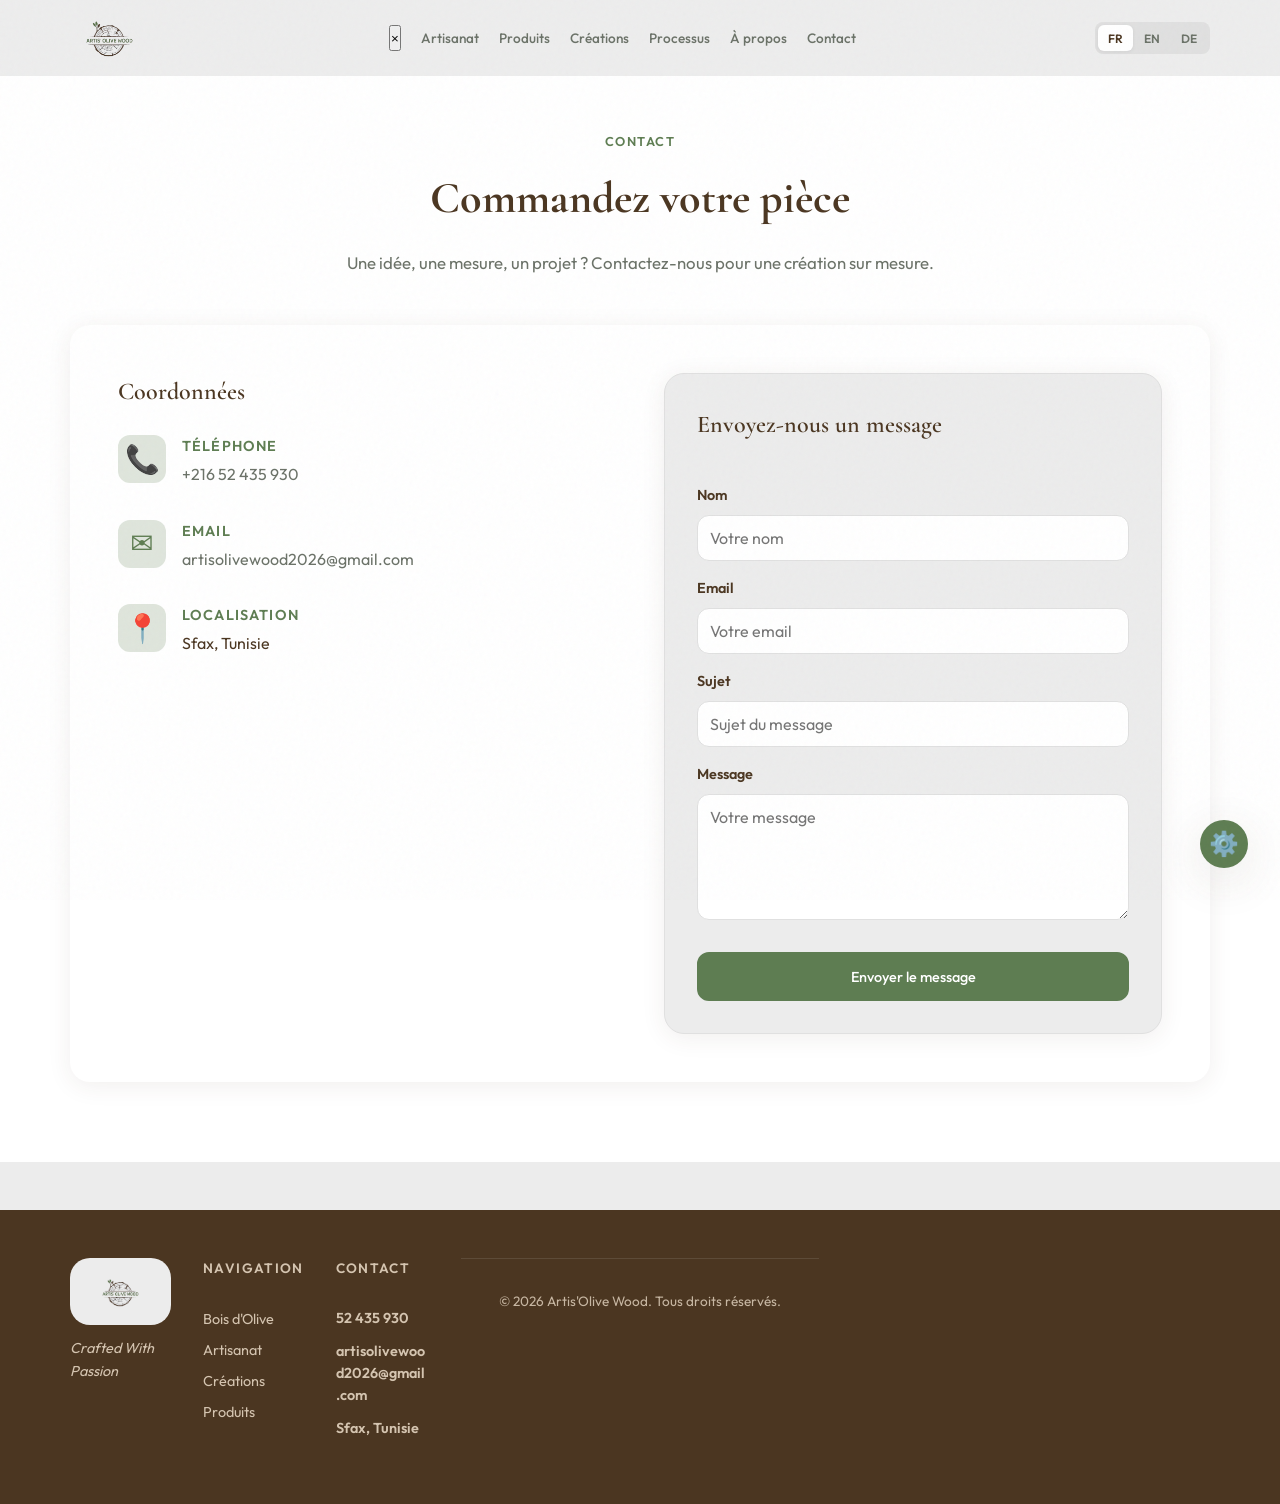
<file: contact.html>
<!DOCTYPE html>
<html lang="fr">
<head>
  <meta charset="UTF-8" />
  <meta name="viewport" content="width=device-width, initial-scale=1.0" />
  <meta name="description" content="Artis'Olive Wood — Nous contacter pour vos commandes." />
  <title>Contact - Artis'Olive Wood</title>
  <link rel="icon" href="logo.png" type="image/png" />
  <link rel="preconnect" href="https://fonts.googleapis.com" />
  <link rel="preconnect" href="https://fonts.gstatic.com" crossorigin />
  <link href="https://fonts.googleapis.com/css2?family=Cormorant+Garamond:ital,wght@0,400;0,600;0,700;1,400&family=Outfit:wght@300;400;500;600&display=swap" rel="stylesheet" />
  <link rel="stylesheet" href="styles.css" />
</head>
<body>
  <div class="grain" aria-hidden="true"></div>

  <header class="header" id="header">
    <nav class="nav container">
      <a href="index.html" class="logo">
        <img src="logo.png" alt="Artis'Olive Wood" class="logo-img" />
      </a>

      <ul class="nav-links" id="nav-links">
        <button class="nav-close-btn" id="nav-close-btn" aria-label="Fermer le menu">&times;</button>
        <li><a href="services.html" data-i18n="nav.services">Artisanat</a></li>
        <li><a href="products.html" data-i18n="nav.products">Produits</a></li>
        <li><a href="creations.html" data-i18n="nav.creations">Créations</a></li>
        <li><a href="process.html" data-i18n="nav.process">Processus</a></li>
        <li><a href="about.html" data-i18n="nav.about">À propos</a></li>
        <li><a href="contact.html" data-i18n="nav.contact">Contact</a></li>
      </ul>

      <div class="nav-actions">
        <div class="lang-switcher" role="group" aria-label="Language">
          <button class="lang-btn active" data-lang="fr" aria-pressed="true">FR</button>
          <button class="lang-btn" data-lang="en" aria-pressed="false">EN</button>
          <button class="lang-btn" data-lang="de" aria-pressed="false">DE</button>
        </div>
        <button class="menu-toggle" id="menu-toggle" aria-label="Menu" aria-expanded="false">
          <span></span><span></span><span></span>
        </button>
      </div>
    </nav>
  </header>

  <main>
    <section class="contact section" style="padding-top: 8rem;">
      <div class="container">
        <div class="section-header">
          <span class="section-tag" data-i18n="contact.tag">Contact</span>
          <h2 class="section-title" data-i18n="contact.title">Commandez votre pièce</h2>
          <p class="section-desc" data-i18n="contact.desc">Une idée, une mesure, un projet ? Contactez-nous pour une création sur mesure.</p>
        </div>
        <div class="contact-grid">
          <div class="contact-info">
            <h3 data-i18n="contact.infoTitle">Coordonnées</h3>
            <div class="contact-item">
              <span class="contact-icon">📞</span>
              <div>
                <p class="contact-label" data-i18n="contact.phone">Téléphone</p>
                <a href="tel:+21652435930">+216 52 435 930</a>
              </div>
            </div>
            <div class="contact-item">
              <span class="contact-icon">✉️</span>
              <div>
                <p class="contact-label" data-i18n="contact.email">Email</p>
                <a href="mailto:artisolivewood2026@gmail.com">artisolivewood2026@gmail.com</a>
              </div>
            </div>
            <div class="contact-item">
              <span class="contact-icon">📍</span>
              <div>
                <p class="contact-label" data-i18n="contact.location">Localisation</p>
                <p>Sfax, Tunisie</p>
              </div>
            </div>
          </div>
          <form class="contact-form" id="contact-form" action="https://formsubmit.co/artisolivewood2026@gmail.com" method="POST">
            <h3 data-i18n="contact.formTitle">Envoyez-nous un message</h3>
            <div class="form-group">
              <label for="contact-name" data-i18n="form.name">Nom</label>
              <input type="text" id="contact-name" name="name" placeholder="Votre nom" required>
            </div>
            <div class="form-group">
              <label for="contact-email" data-i18n="form.email">Email</label>
              <input type="email" id="contact-email" name="email" placeholder="Votre email" required>
            </div>
            <div class="form-group">
              <label for="contact-subject" data-i18n="form.subject">Sujet</label>
              <input type="text" id="contact-subject" name="subject" placeholder="Sujet du message" required>
            </div>
            <div class="form-group">
              <label for="contact-message" data-i18n="form.message">Message</label>
              <textarea id="contact-message" name="message" rows="5" placeholder="Votre message" required></textarea>
            </div>
            <button type="submit" class="btn btn-primary" data-i18n="form.submit">Envoyer le message</button>
          </form>
        </div>
      </div>
    </section>
  </main>

  <footer class="footer">
    <div class="container footer-inner">
      <div class="footer-top">
        <div class="footer-brand">
          <div class="footer-logo-wrap">
            <img src="logo.png" alt="Artis'Olive Wood" style="height: 40px; width: auto;" />
          </div>
          <p class="footer-tagline" data-i18n="footer.tagline">Crafted With Passion</p>
        </div>
        <nav class="footer-nav" aria-label="Footer">
          <p class="footer-nav-title" data-i18n="footer.navTitle">Navigation</p>
          <div class="footer-links">
            <a href="index.html" data-i18n="hero.title1">Accueil</a>
            <a href="services.html" data-i18n="nav.services">Artisanat</a>
            <a href="creations.html" data-i18n="nav.creations">Créations</a>
            <a href="products.html" data-i18n="nav.products">Produits</a>
          </div>
        </nav>
        <div class="footer-contact">
          <p class="footer-nav-title" data-i18n="footer.contactTitle">Contact</p>
          <a href="tel:+21652435930" class="footer-contact-item">52 435 930</a>
          <a href="mailto:artisolivewood2026@gmail.com" class="footer-contact-item">artisolivewood2026@gmail.com</a>
          <span class="footer-contact-item">Sfax, Tunisie</span>
        </div>
      </div>
      <div class="footer-bottom">
        <p class="footer-copy" data-i18n="footer.copy">© 2026 Artis'Olive Wood. Tous droits réservés.</p>
      </div>
    </div>
  </footer>

  <button class="admin-btn" id="admin-btn" title="Admin">⚙️</button>

  <div id="admin-login-modal" class="modal">
    <div class="modal-content">
      <span class="close" id="close-login-modal">&times;</span>
      <h2 data-i18n="admin.login.title">Admin Login</h2>
      <div class="form-group">
        <label for="admin-password" data-i18n="admin.login.password">Mot de passe:</label>
        <input type="password" id="admin-password" placeholder="Entrez le mot de passe">
      </div>
      <button class="btn btn-primary" id="admin-login-btn" data-i18n="admin.login.submit">Se connecter</button>
      <p id="login-error" class="error-message"></p>
    </div>
  </div>

  <div id="admin-dashboard-modal" class="modal">
    <div class="modal-content admin-dashboard">
      <span class="close" id="close-admin-modal">&times;</span>
      <h2 data-i18n="admin.dashboard.title">Tableau de bord Admin</h2>
      
      <div class="admin-tabs">
        <button class="admin-tab-btn active" data-tab="orders" data-i18n="admin.tabs.orders">Commandes</button>
        <button class="admin-tab-btn" data-tab="products" data-i18n="admin.tabs.products">Produits</button>
        <button class="admin-tab-btn" data-tab="stats" data-i18n="admin.tabs.stats">Statistiques</button>
      </div>

      <div id="orders-tab" class="admin-tab-content active">
        <h3 data-i18n="admin.orders.title">Commandes reçues</h3>
        <div id="orders-list" class="orders-list">
          <p data-i18n="admin.orders.empty">Aucune commande pour le moment</p>
        </div>
      </div>

      <div id="products-tab" class="admin-tab-content">
        <h3>Gestion des produits</h3>
        <div class="products-management">
          <button class="btn btn-primary btn-small" id="add-product-btn">+ Ajouter un produit</button>
          <div id="products-list" class="products-list"></div>
        </div>
      </div>

      <div id="stats-tab" class="admin-tab-content">
        <h3 data-i18n="admin.stats.title">Statistiques</h3>
        <div class="stats-grid">
          <div class="stat-box">
            <span class="stat-label" data-i18n="admin.stats.total_orders">Total des commandes:</span>
            <span class="stat-value" id="total-orders">0</span>
          </div>
          <div class="stat-box">
            <span class="stat-label" data-i18n="admin.stats.total_items">Total des articles:</span>
            <span class="stat-value" id="total-items">0</span>
          </div>
        </div>
      </div>

      <button class="btn btn-outline" id="logout-btn" data-i18n="admin.logout">Déconnexion</button>
    </div>
  </div>

  <!-- Order Confirmation Modal -->
  <div id="order-modal" class="modal">
    <div class="modal-content">
      <span class="close" id="close-order-modal">&times;</span>
      <h2 data-i18n="order.title">Confirmer la commande</h2>
      <div id="order-summary" class="order-summary"></div>
      <div class="form-group">
        <label for="customer-name" data-i18n="order.name">Nom:</label>
        <input type="text" id="customer-name" placeholder="Votre nom">
      </div>
      <div class="form-group">
        <label for="customer-email" data-i18n="order.email">Email:</label>
        <input type="email" id="customer-email" placeholder="Votre email">
      </div>
      <div class="form-group">
        <label for="customer-phone" data-i18n="order.phone">Téléphone:</label>
        <input type="tel" id="customer-phone" placeholder="Votre téléphone">
      </div>
      <div class="form-group">
        <label for="customer-notes" data-i18n="order.notes">Notes spéciales:</label>
        <textarea id="customer-notes" rows="3" placeholder="Remarques supplémentaires"></textarea>
      </div>
      <button class="btn btn-primary" id="submit-order-btn" data-i18n="order.submit">Soumettre la commande</button>
      <p id="order-success" class="success-message"></p>
    </div>
  </div>

  <!-- Product Edit Modal -->
  <div id="product-edit-modal" class="modal">
    <div class="modal-content">
      <span class="close" id="close-product-modal">&times;</span>
      <h2>Éditer le produit</h2>
      <div class="form-group">
        <label for="product-name">Nom du produit:</label>
        <input type="text" id="product-name" placeholder="Nom du produit">
      </div>
      <div class="form-group">
        <label for="product-desc">Description:</label>
        <textarea id="product-desc" rows="3" placeholder="Description du produit"></textarea>
      </div>
      <div class="form-group">
        <label for="product-image">Image (URL):</label>
        <input type="text" id="product-image" placeholder="URL de l'image">
      </div>
      <div class="form-group">
        <label for="product-image-upload">Ou télécharger une image:</label>
        <input type="file" id="product-image-upload" accept="image/*">
      </div>
      <div id="product-image-preview" class="product-image-preview"></div>
      <button class="btn btn-primary" id="save-product-btn">Enregistrer</button>
      <button class="btn btn-outline" id="delete-product-btn">Supprimer</button>
    </div>
  </div>

  <style>
    :root {
  --olive-dark: #3d4f38;
  --olive: #5e7d52;
  --olive-light: #7a9a6e;
  --wood: #4b3621;
  --wood-light: #6b5240;
  --wood-pale: #d4c4b0;
  --cream: #ececec;
  --cream-dark: #e0e0e0;
  --text: #4b3621;
  --text-muted: #6b7268;
  --white: #ffffff;
  --accent: #5e7d52;
  --accent-glow: rgba(94, 125, 82, 0.2);
  --radius: 12px;
  --radius-lg: 20px;
  --shadow: 0 4px 24px rgba(75, 54, 33, 0.08);
  --shadow-lg: 0 12px 48px rgba(75, 54, 33, 0.12);
  --transition: 0.3s cubic-bezier(0.4, 0, 0.2, 1);
  --font-display: 'Cormorant Garamond', Georgia, serif;
  --font-body: 'Outfit', system-ui, sans-serif;
}

*, *::before, *::after { box-sizing: border-box; margin: 0; padding: 0; }

html { scroll-behavior: smooth; }

body {
  font-family: var(--font-body);
  background: var(--cream);
  color: var(--text);
  line-height: 1.6;
  overflow-x: hidden;
}

.grain {
  position: fixed;
  inset: 0;
  pointer-events: none;
  z-index: 9999;
  opacity: 0.03;
  background-image: url("data:image/svg+xml,%3Csvg viewBox='0 0 256 256' xmlns='http://www.w3.org/2000/svg'%3E%3Cfilter id='n'%3E%3CfeTurbulence type='fractalNoise' baseFrequency='0.9' numOctaves='4' stitchTiles='stitch'/%3E%3C/filter%3E%3Crect width='100%25' height='100%25' filter='url(%23n)'/%3E%3C/svg%3E");
}

.container {
  width: min(1140px, 92vw);
  margin-inline: auto;
}

/* Header */
.header {
  position: fixed;
  top: 0;
  left: 0;
  right: 0;
  z-index: 100;
  padding: 0.75rem 0;
  transition: var(--transition);
  background: rgba(236, 236, 236, 0.95);
  backdrop-filter: blur(12px);
  box-shadow: var(--shadow);
}

.nav {
  display: flex;
  align-items: center;
  justify-content: space-between;
  gap: 1.5rem;
}

.logo {
  display: flex;
  align-items: center;
  text-decoration: none;
  flex-shrink: 0;
}

.logo-img {
  height: 52px;
  width: auto;
  display: block;
}

.nav-links {
  display: flex;
  list-style: none;
  gap: 1.25rem;
  flex-wrap: wrap;
}

.nav-links a {
  text-decoration: none;
  color: var(--text-muted);
  font-size: 0.85rem;
  font-weight: 500;
  transition: color var(--transition);
}

.nav-links a:hover { color: var(--olive); }

.nav-actions {
  display: flex;
  align-items: center;
  gap: 1rem;
}

.lang-switcher {
  display: flex;
  background: var(--cream-dark);
  border-radius: 8px;
  padding: 3px;
  gap: 2px;
}

.lang-btn {
  border: none;
  background: transparent;
  padding: 0.35rem 0.6rem;
  font-family: var(--font-body);
  font-size: 0.75rem;
  font-weight: 600;
  color: var(--text-muted);
  border-radius: 6px;
  cursor: pointer;
  transition: var(--transition);
}

.lang-btn.active,
.lang-btn:hover {
  background: var(--white);
  color: var(--wood);
  box-shadow: 0 1px 4px rgba(0, 0, 0, 0.06);
}

.menu-toggle {
  display: none;
  flex-direction: column;
  gap: 5px;
  background: none;
  border: none;
  cursor: pointer;
  padding: 4px;
}

.menu-toggle span {
  display: block;
  width: 22px;
  height: 2px;
  background: var(--wood);
  border-radius: 2px;
}

/* Buttons */
.btn {
  display: inline-flex;
  align-items: center;
  justify-content: center;
  padding: 0.85rem 1.75rem;
  border-radius: var(--radius);
  font-family: var(--font-body);
  font-size: 0.9rem;
  font-weight: 500;
  text-decoration: none;
  cursor: pointer;
  border: 2px solid transparent;
  transition: var(--transition);
}

.btn-primary {
  background: var(--olive);
  color: var(--white);
  border-color: var(--olive);
}

.btn-primary:hover {
  background: var(--olive-dark);
  border-color: var(--olive-dark);
  transform: translateY(-2px);
  box-shadow: var(--shadow-lg);
}

.btn-outline {
  background: transparent;
  color: var(--wood);
  border-color: var(--olive-light);
}

.btn-outline:hover {
  background: var(--olive);
  color: var(--white);
  border-color: var(--olive);
}

/* Sections */
.section { padding: 5rem 0; }

.section-header {
  text-align: center;
  max-width: 600px;
  margin: 0 auto 3rem;
}

.section-tag {
  display: inline-block;
  font-size: 0.8rem;
  font-weight: 600;
  text-transform: uppercase;
  letter-spacing: 0.12em;
  color: var(--olive);
  margin-bottom: 0.75rem;
}

.section-title {
  font-family: var(--font-display);
  font-size: clamp(2rem, 4vw, 2.75rem);
  font-weight: 700;
  color: var(--wood);
  margin-bottom: 1rem;
}

.section-desc {
  color: var(--text-muted);
  font-size: 1.05rem;
}

/* Contact */
.contact-grid {
  display: grid;
  grid-template-columns: 1fr 1fr;
  gap: 3rem;
  background: var(--white);
  padding: 3rem;
  border-radius: var(--radius-lg);
  box-shadow: var(--shadow);
}

.contact-info h3,
.contact-form h3 {
  font-family: var(--font-display);
  font-size: 1.5rem;
  font-weight: 600;
  color: var(--wood);
  margin-bottom: 1.5rem;
}

.contact-item {
  display: flex;
  gap: 1rem;
  margin-bottom: 2rem;
}

.contact-icon {
  font-size: 1.75rem;
  flex-shrink: 0;
}

.contact-label {
  font-weight: 600;
  color: var(--olive);
  margin-bottom: 0.25rem;
  font-size: 0.9rem;
}

.contact-item a {
  color: var(--text-muted);
  text-decoration: none;
  transition: color var(--transition);
}

.contact-item a:hover {
  color: var(--olive);
}

.contact-form {
  display: flex;
  flex-direction: column;
  gap: 1rem;
}

.form-group {
  margin-bottom: 0;
}

.form-group label {
  display: block;
  margin-bottom: 0.5rem;
  font-weight: 600;
  color: var(--text);
  font-size: 0.9rem;
}

.form-group input,
.form-group textarea {
  width: 100%;
  padding: 0.75rem;
  border: 1px solid var(--cream-dark);
  border-radius: var(--radius);
  font-family: var(--font-body);
  font-size: 1rem;
  transition: border-color var(--transition);
}

.form-group input:focus,
.form-group textarea:focus {
  outline: none;
  border-color: var(--olive);
}

/* Footer */
.footer {
  background: var(--wood);
  color: var(--white);
  padding: 3rem 0 2rem;
  margin-top: 3rem;
}

.footer-inner {
  display: grid;
  grid-template-columns: repeat(3, 1fr);
  gap: 2rem;
  margin-bottom: 2rem;
}

.footer-top {
  display: grid;
  grid-template-columns: repeat(3, 1fr);
  gap: 2rem;
}

.footer-brand {
  display: flex;
  flex-direction: column;
  gap: 0.75rem;
}

.footer-logo-wrap {
  display: flex;
  align-items: center;
  gap: 0.5rem;
}

.footer-tagline {
  font-size: 0.9rem;
  color: var(--wood-pale);
}

.footer-nav,
.footer-contact {
  display: flex;
  flex-direction: column;
  gap: 0.75rem;
}

.footer-nav-title,
.footer-contact-item {
  font-size: 0.85rem;
  font-weight: 600;
}

.footer-links {
  display: flex;
  flex-direction: column;
  gap: 0.5rem;
}

.footer-links a,
.footer-contact-item {
  text-decoration: none;
  color: var(--wood-pale);
  font-size: 0.9rem;
  transition: color var(--transition);
}

.footer-links a:hover {
  color: var(--white);
}

.footer-bottom {
  border-top: 1px solid rgba(255, 255, 255, 0.1);
  padding-top: 2rem;
  text-align: center;
}

.footer-copy {
  font-size: 0.85rem;
  color: var(--wood-pale);
}

/* Admin Button */
.admin-btn {
  position: fixed;
  bottom: 2rem;
  right: 2rem;
  width: 48px;
  height: 48px;
  border-radius: 50%;
  background: var(--olive);
  color: var(--white);
  border: none;
  cursor: pointer;
  font-size: 1.5rem;
  display: flex;
  align-items: center;
  justify-content: center;
  box-shadow: var(--shadow-lg);
  transition: var(--transition);
  z-index: 50;
}

.admin-btn:hover {
  background: var(--olive-dark);
  transform: scale(1.1);
}

/* Modal */
.modal {
  display: none;
  position: fixed;
  z-index: 1000;
  left: 0;
  top: 0;
  width: 100%;
  height: 100%;
  background-color: rgba(0, 0, 0, 0.4);
}

.modal.show {
  display: flex;
  align-items: center;
  justify-content: center;
}

.modal-content {
  background: var(--white);
  padding: 2rem;
  border-radius: var(--radius-lg);
  max-width: 500px;
  width: 90%;
  box-shadow: var(--shadow-lg);
}

.modal-content h2 {
  font-family: var(--font-display);
  font-size: 1.75rem;
  margin-bottom: 1.5rem;
}

.close {
  float: right;
  font-size: 2rem;
  font-weight: bold;
  color: var(--text-muted);
  cursor: pointer;
  transition: color var(--transition);
}

.close:hover {
  color: var(--text);
}

.error-message {
  color: #d9534f;
  font-size: 0.9rem;
  margin-top: 0.5rem;
}

.success-message {
  color: #5cb85c;
  font-size: 0.9rem;
  margin-top: 0.5rem;
}

/* Admin Dashboard */
.admin-dashboard {
  max-width: 800px;
}

.admin-tabs {
  display: flex;
  gap: 1rem;
  margin-bottom: 1.5rem;
  border-bottom: 1px solid var(--cream-dark);
}

.admin-tab-btn {
  background: none;
  border: none;
  padding: 0.75rem 1rem;
  font-family: var(--font-body);
  font-size: 0.95rem;
  font-weight: 600;
  color: var(--text-muted);
  cursor: pointer;
  transition: var(--transition);
  border-bottom: 2px solid transparent;
}

.admin-tab-btn.active {
  color: var(--olive);
  border-bottom-color: var(--olive);
}

.admin-tab-content {
  display: none;
}

.admin-tab-content.active {
  display: block;
}

.orders-list {
  max-height: 400px;
  overflow-y: auto;
}

.order-item {
  background: var(--cream);
  padding: 1rem;
  border-radius: var(--radius);
  margin-bottom: 1rem;
}

.order-item h4 {
  font-size: 1rem;
  margin-bottom: 0.5rem;
}

.order-date {
  font-size: 0.8rem;
  color: var(--text-muted);
  margin-top: 0.75rem;
}

.stats-grid {
  display: grid;
  grid-template-columns: repeat(2, 1fr);
  gap: 1rem;
  margin-bottom: 1.5rem;
}

.stat-box {
  background: var(--cream);
  padding: 1.25rem;
  border-radius: var(--radius);
  text-align: center;
}

.stat-label {
  display: block;
  font-size: 0.9rem;
  color: var(--text-muted);
  margin-bottom: 0.5rem;
}

.stat-value {
  display: block;
  font-family: var(--font-display);
  font-size: 2rem;
  font-weight: 700;
  color: var(--olive);
}

/* Responsive */
@media (max-width: 768px) {
  .contact-grid {
    grid-template-columns: 1fr;
  }
  
  .nav-links {
    display: none;
  }
  
  .nav-links.active {
    display: flex;
    position: absolute;
    top: 60px;
    left: 0;
    right: 0;
    background: var(--white);
    flex-direction: column;
    gap: 0;
    border-radius: 0;
    box-shadow: var(--shadow);
    z-index: 99;
  }
  
  .nav-links.active li a {
    display: block;
    padding: 1rem;
  }
  
  .menu-toggle {
    display: flex;
  }
  
  .footer-inner {
    grid-template-columns: 1fr;
  }
  
  .footer-top {
    grid-template-columns: 1fr;
  }
}
  </style>

  <script src="app.js"></script>
</body>
</html>
</file>
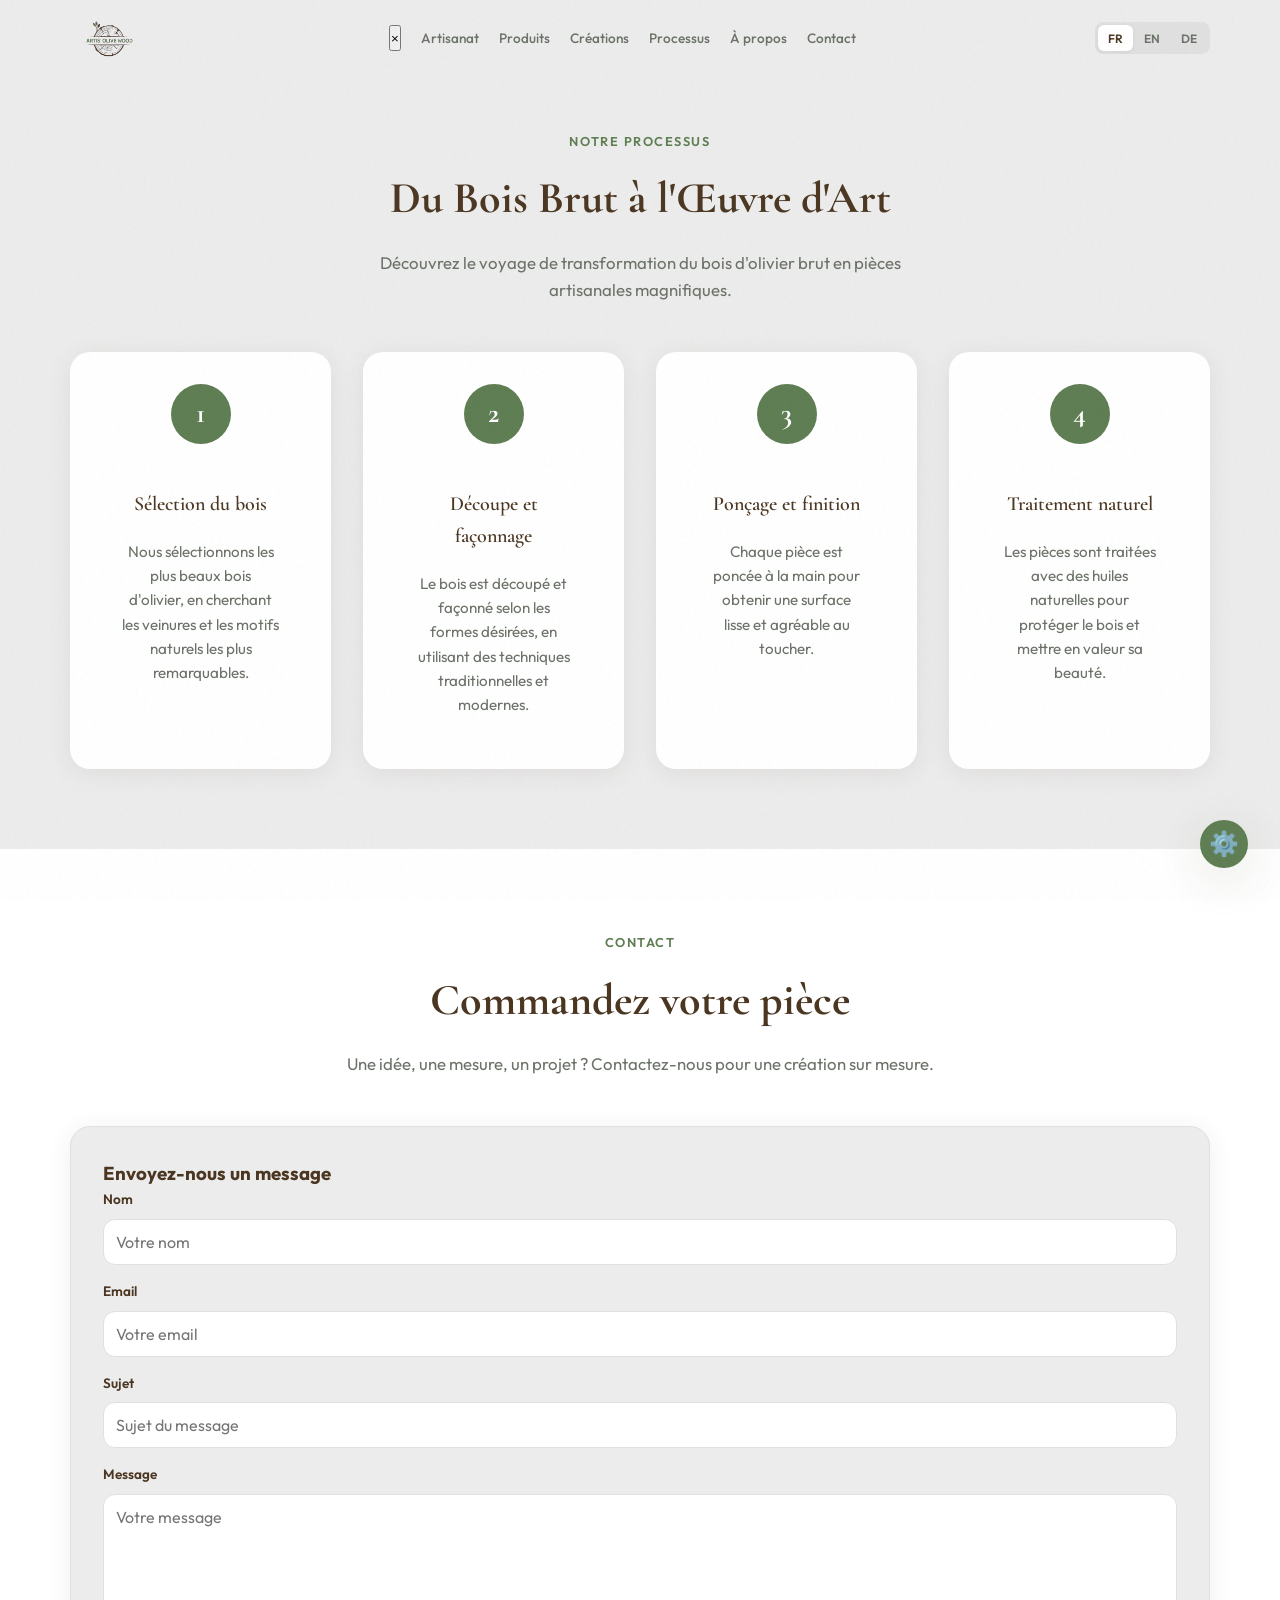
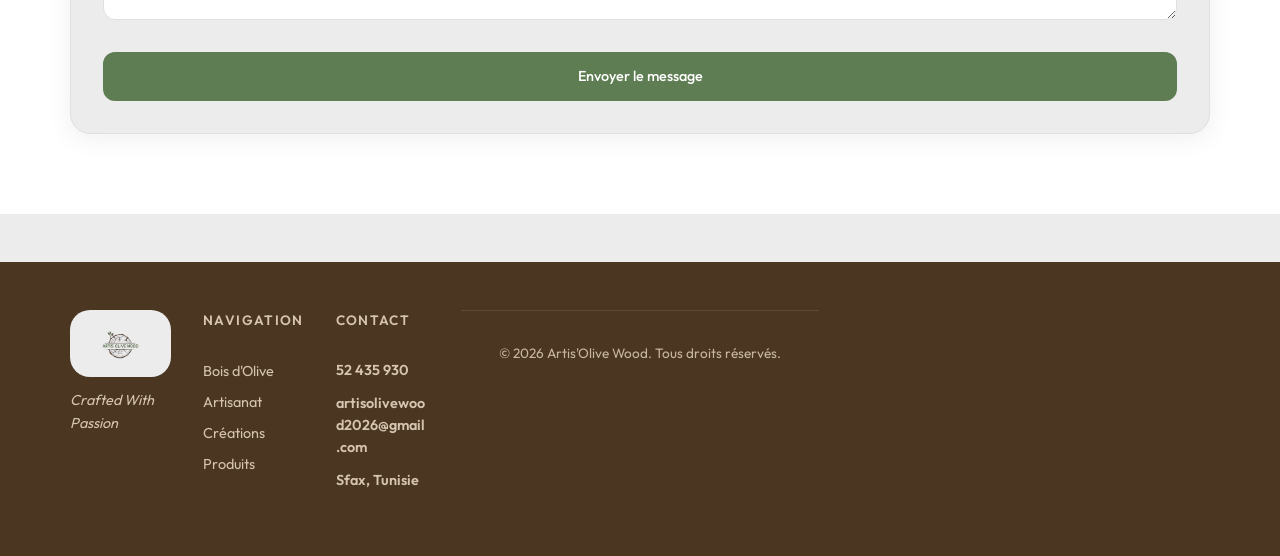
<file: process.html>
<!DOCTYPE html>
<html lang="fr">
<head>
  <meta charset="UTF-8" />
  <meta name="viewport" content="width=device-width, initial-scale=1.0" />
  <meta name="description" content="Artis'Olive Wood — Notre processus de création artisanale." />
  <title>Processus - Artis'Olive Wood</title>
  <link rel="icon" href="logo.png" type="image/png" />
  <link rel="preconnect" href="https://fonts.googleapis.com" />
  <link rel="preconnect" href="https://fonts.gstatic.com" crossorigin />
  <link href="https://fonts.googleapis.com/css2?family=Cormorant+Garamond:ital,wght@0,400;0,600;0,700;1,400&family=Outfit:wght@300;400;500;600&display=swap" rel="stylesheet" />
  <link rel="stylesheet" href="styles.css" />
</head>
<body>
  <div class="grain" aria-hidden="true"></div>

  <header class="header" id="header">
    <nav class="nav container">
      <a href="index.html" class="logo">
        <img src="logo.png" alt="Artis'Olive Wood" class="logo-img" />
      </a>

      <ul class="nav-links" id="nav-links">
        <button class="nav-close-btn" id="nav-close-btn" aria-label="Fermer le menu">&times;</button>
        <li><a href="services.html" data-i18n="nav.services">Artisanat</a></li>
        <li><a href="products.html" data-i18n="nav.products">Produits</a></li>
        <li><a href="creations.html" data-i18n="nav.creations">Créations</a></li>
        <li><a href="process.html" data-i18n="nav.process">Processus</a></li>
        <li><a href="about.html" data-i18n="nav.about">À propos</a></li>
        <li><a href="contact.html" data-i18n="nav.contact">Contact</a></li>
      </ul>

      <div class="nav-actions">
        <div class="lang-switcher" role="group" aria-label="Language">
          <button class="lang-btn active" data-lang="fr" aria-pressed="true">FR</button>
          <button class="lang-btn" data-lang="en" aria-pressed="false">EN</button>
          <button class="lang-btn" data-lang="de" aria-pressed="false">DE</button>
        </div>
        <button class="menu-toggle" id="menu-toggle" aria-label="Menu" aria-expanded="false">
          <span></span><span></span><span></span>
        </button>
      </div>
    </nav>
  </header>

  <main>
    <section class="process section" style="padding-top: 8rem;">
      <div class="container">
        <div class="section-header">
          <span class="section-tag" data-i18n="process.tag">Notre processus</span>
          <h2 class="section-title" data-i18n="process.title">Du Bois Brut à l'Œuvre d'Art</h2>
          <p class="section-desc" data-i18n="process.desc">Découvrez le voyage de transformation du bois d'olivier brut en pièces artisanales magnifiques.</p>
        </div>
        <div class="process-grid">
          <article class="process-card">
            <div class="process-step">1</div>
            <h3 data-i18n="process.p1.title">Sélection du bois</h3>
            <p data-i18n="process.p1.desc">Nous sélectionnons les plus beaux bois d'olivier, en cherchant les veinures et les motifs naturels les plus remarquables.</p>
          </article>

          <article class="process-card">
            <div class="process-step">2</div>
            <h3 data-i18n="process.p2.title">Découpe et façonnage</h3>
            <p data-i18n="process.p2.desc">Le bois est découpé et façonné selon les formes désirées, en utilisant des techniques traditionnelles et modernes.</p>
          </article>

          <article class="process-card">
            <div class="process-step">3</div>
            <h3 data-i18n="process.p3.title">Ponçage et finition</h3>
            <p data-i18n="process.p3.desc">Chaque pièce est poncée à la main pour obtenir une surface lisse et agréable au toucher.</p>
          </article>

          <article class="process-card">
            <div class="process-step">4</div>
            <h3 data-i18n="process.p4.title">Traitement naturel</h3>
            <p data-i18n="process.p4.desc">Les pièces sont traitées avec des huiles naturelles pour protéger le bois et mettre en valeur sa beauté.</p>
          </article>
        </div>
      </div>
    </section>

    <section class="contact section">
      <div class="container">
        <div class="section-header">
          <span class="section-tag" data-i18n="contact.tag">Contact</span>
          <h2 class="section-title" data-i18n="contact.title">Commandez votre pièce</h2>
          <p class="section-desc" data-i18n="contact.desc">Une idée, une mesure, un projet ? Contactez-nous pour une création sur mesure.</p>
        </div>
        <form class="contact-form" id="contact-form" action="https://formsubmit.co/artisolivewood2026@gmail.com" method="POST">
          <h3 data-i18n="contact.formTitle">Envoyez-nous un message</h3>
          <div class="form-group">
            <label for="contact-name" data-i18n="form.name">Nom</label>
            <input type="text" id="contact-name" name="name" placeholder="Votre nom" required>
          </div>
          <div class="form-group">
            <label for="contact-email" data-i18n="form.email">Email</label>
            <input type="email" id="contact-email" name="email" placeholder="Votre email" required>
          </div>
          <div class="form-group">
            <label for="contact-subject" data-i18n="form.subject">Sujet</label>
            <input type="text" id="contact-subject" name="subject" placeholder="Sujet du message" required>
          </div>
          <div class="form-group">
            <label for="contact-message" data-i18n="form.message">Message</label>
            <textarea id="contact-message" name="message" rows="5" placeholder="Votre message" required></textarea>
          </div>
          <button type="submit" class="btn btn-primary" data-i18n="form.submit">Envoyer le message</button>
        </form>
      </div>
    </section>
  </main>

  <footer class="footer">
    <div class="container footer-inner">
      <div class="footer-top">
        <div class="footer-brand">
          <div class="footer-logo-wrap">
            <img src="logo.png" alt="Artis'Olive Wood" style="height: 40px; width: auto;" />
          </div>
          <p class="footer-tagline" data-i18n="footer.tagline">Crafted With Passion</p>
        </div>
        <nav class="footer-nav" aria-label="Footer">
          <p class="footer-nav-title" data-i18n="footer.navTitle">Navigation</p>
          <div class="footer-links">
            <a href="index.html" data-i18n="hero.title1">Accueil</a>
            <a href="services.html" data-i18n="nav.services">Artisanat</a>
            <a href="creations.html" data-i18n="nav.creations">Créations</a>
            <a href="products.html" data-i18n="nav.products">Produits</a>
          </div>
        </nav>
        <div class="footer-contact">
          <p class="footer-nav-title" data-i18n="footer.contactTitle">Contact</p>
          <a href="tel:+21652435930" class="footer-contact-item">52 435 930</a>
          <a href="mailto:artisolivewood2026@gmail.com" class="footer-contact-item">artisolivewood2026@gmail.com</a>
          <span class="footer-contact-item">Sfax, Tunisie</span>
        </div>
      </div>
      <div class="footer-bottom">
        <p class="footer-copy" data-i18n="footer.copy">© 2026 Artis'Olive Wood. Tous droits réservés.</p>
      </div>
    </div>
  </footer>

  <button class="admin-btn" id="admin-btn" title="Admin">⚙️</button>

  <div id="admin-login-modal" class="modal">
    <div class="modal-content">
      <span class="close" id="close-login-modal">&times;</span>
      <h2 data-i18n="admin.login.title">Admin Login</h2>
      <div class="form-group">
        <label for="admin-password" data-i18n="admin.login.password">Mot de passe:</label>
        <input type="password" id="admin-password" placeholder="Entrez le mot de passe">
      </div>
      <button class="btn btn-primary" id="admin-login-btn" data-i18n="admin.login.submit">Se connecter</button>
      <p id="login-error" class="error-message"></p>
    </div>
  </div>

  <div id="admin-dashboard-modal" class="modal">
    <div class="modal-content admin-dashboard">
      <span class="close" id="close-admin-modal">&times;</span>
      <h2 data-i18n="admin.dashboard.title">Tableau de bord Admin</h2>
      
      <div class="admin-tabs">
        <button class="admin-tab-btn active" data-tab="orders" data-i18n="admin.tabs.orders">Commandes</button>
        <button class="admin-tab-btn" data-tab="products" data-i18n="admin.tabs.products">Produits</button>
        <button class="admin-tab-btn" data-tab="stats" data-i18n="admin.tabs.stats">Statistiques</button>
      </div>

      <div id="orders-tab" class="admin-tab-content active">
        <h3 data-i18n="admin.orders.title">Commandes reçues</h3>
        <div id="orders-list" class="orders-list">
          <p data-i18n="admin.orders.empty">Aucune commande pour le moment</p>
        </div>
      </div>

      <div id="products-tab" class="admin-tab-content">
        <h3>Gestion des produits</h3>
        <div class="products-management">
          <button class="btn btn-primary btn-small" id="add-product-btn">+ Ajouter un produit</button>
          <div id="products-list" class="products-list"></div>
        </div>
      </div>

      <div id="stats-tab" class="admin-tab-content">
        <h3 data-i18n="admin.stats.title">Statistiques</h3>
        <div class="stats-grid">
          <div class="stat-box">
            <span class="stat-label" data-i18n="admin.stats.total_orders">Total des commandes:</span>
            <span class="stat-value" id="total-orders">0</span>
          </div>
          <div class="stat-box">
            <span class="stat-label" data-i18n="admin.stats.total_items">Total des articles:</span>
            <span class="stat-value" id="total-items">0</span>
          </div>
        </div>
      </div>

      <button class="btn btn-outline" id="logout-btn" data-i18n="admin.logout">Déconnexion</button>
    </div>
  </div>

  <!-- Order Confirmation Modal -->
  <div id="order-modal" class="modal">
    <div class="modal-content">
      <span class="close" id="close-order-modal">&times;</span>
      <h2 data-i18n="order.title">Confirmer la commande</h2>
      <div id="order-summary" class="order-summary"></div>
      <div class="form-group">
        <label for="customer-name" data-i18n="order.name">Nom:</label>
        <input type="text" id="customer-name" placeholder="Votre nom">
      </div>
      <div class="form-group">
        <label for="customer-email" data-i18n="order.email">Email:</label>
        <input type="email" id="customer-email" placeholder="Votre email">
      </div>
      <div class="form-group">
        <label for="customer-phone" data-i18n="order.phone">Téléphone:</label>
        <input type="tel" id="customer-phone" placeholder="Votre téléphone">
      </div>
      <div class="form-group">
        <label for="customer-notes" data-i18n="order.notes">Notes spéciales:</label>
        <textarea id="customer-notes" rows="3" placeholder="Remarques supplémentaires"></textarea>
      </div>
      <button class="btn btn-primary" id="submit-order-btn" data-i18n="order.submit">Soumettre la commande</button>
      <p id="order-success" class="success-message"></p>
    </div>
  </div>

  <!-- Product Edit Modal -->
  <div id="product-edit-modal" class="modal">
    <div class="modal-content">
      <span class="close" id="close-product-modal">&times;</span>
      <h2>Éditer le produit</h2>
      <div class="form-group">
        <label for="product-name">Nom du produit:</label>
        <input type="text" id="product-name" placeholder="Nom du produit">
      </div>
      <div class="form-group">
        <label for="product-desc">Description:</label>
        <textarea id="product-desc" rows="3" placeholder="Description du produit"></textarea>
      </div>
      <div class="form-group">
        <label for="product-image">Image (URL):</label>
        <input type="text" id="product-image" placeholder="URL de l'image">
      </div>
      <div class="form-group">
        <label for="product-image-upload">Ou télécharger une image:</label>
        <input type="file" id="product-image-upload" accept="image/*">
      </div>
      <div id="product-image-preview" class="product-image-preview"></div>
      <button class="btn btn-primary" id="save-product-btn">Enregistrer</button>
      <button class="btn btn-outline" id="delete-product-btn">Supprimer</button>
    </div>
  </div>

  <style>
    :root {
  --olive-dark: #3d4f38;
  --olive: #5e7d52;
  --olive-light: #7a9a6e;
  --wood: #4b3621;
  --wood-light: #6b5240;
  --wood-pale: #d4c4b0;
  --cream: #ececec;
  --cream-dark: #e0e0e0;
  --text: #4b3621;
  --text-muted: #6b7268;
  --white: #ffffff;
  --accent: #5e7d52;
  --accent-glow: rgba(94, 125, 82, 0.2);
  --radius: 12px;
  --radius-lg: 20px;
  --shadow: 0 4px 24px rgba(75, 54, 33, 0.08);
  --shadow-lg: 0 12px 48px rgba(75, 54, 33, 0.12);
  --transition: 0.3s cubic-bezier(0.4, 0, 0.2, 1);
  --font-display: 'Cormorant Garamond', Georgia, serif;
  --font-body: 'Outfit', system-ui, sans-serif;
}

*, *::before, *::after { box-sizing: border-box; margin: 0; padding: 0; }

html { scroll-behavior: smooth; }

body {
  font-family: var(--font-body);
  background: var(--cream);
  color: var(--text);
  line-height: 1.6;
  overflow-x: hidden;
}

.grain {
  position: fixed;
  inset: 0;
  pointer-events: none;
  z-index: 9999;
  opacity: 0.03;
  background-image: url("data:image/svg+xml,%3Csvg viewBox='0 0 256 256' xmlns='http://www.w3.org/2000/svg'%3E%3Cfilter id='n'%3E%3CfeTurbulence type='fractalNoise' baseFrequency='0.9' numOctaves='4' stitchTiles='stitch'/%3E%3C/filter%3E%3Crect width='100%25' height='100%25' filter='url(%23n)'/%3E%3C/svg%3E");
}

.container {
  width: min(1140px, 92vw);
  margin-inline: auto;
}

/* Header */
.header {
  position: fixed;
  top: 0;
  left: 0;
  right: 0;
  z-index: 100;
  padding: 0.75rem 0;
  transition: var(--transition);
  background: rgba(236, 236, 236, 0.95);
  backdrop-filter: blur(12px);
  box-shadow: var(--shadow);
}

.nav {
  display: flex;
  align-items: center;
  justify-content: space-between;
  gap: 1.5rem;
}

.logo {
  display: flex;
  align-items: center;
  text-decoration: none;
  flex-shrink: 0;
}

.logo-img {
  height: 52px;
  width: auto;
  display: block;
}

.nav-links {
  display: flex;
  list-style: none;
  gap: 1.25rem;
  flex-wrap: wrap;
}

.nav-links a {
  text-decoration: none;
  color: var(--text-muted);
  font-size: 0.85rem;
  font-weight: 500;
  transition: color var(--transition);
}

.nav-links a:hover { color: var(--olive); }

.nav-actions {
  display: flex;
  align-items: center;
  gap: 1rem;
}

.lang-switcher {
  display: flex;
  background: var(--cream-dark);
  border-radius: 8px;
  padding: 3px;
  gap: 2px;
}

.lang-btn {
  border: none;
  background: transparent;
  padding: 0.35rem 0.6rem;
  font-family: var(--font-body);
  font-size: 0.75rem;
  font-weight: 600;
  color: var(--text-muted);
  border-radius: 6px;
  cursor: pointer;
  transition: var(--transition);
}

.lang-btn.active,
.lang-btn:hover {
  background: var(--white);
  color: var(--wood);
  box-shadow: 0 1px 4px rgba(0, 0, 0, 0.06);
}

.menu-toggle {
  display: none;
  flex-direction: column;
  gap: 5px;
  background: none;
  border: none;
  cursor: pointer;
  padding: 4px;
}

.menu-toggle span {
  display: block;
  width: 22px;
  height: 2px;
  background: var(--wood);
  border-radius: 2px;
}

/* Buttons */
.btn {
  display: inline-flex;
  align-items: center;
  justify-content: center;
  padding: 0.85rem 1.75rem;
  border-radius: var(--radius);
  font-family: var(--font-body);
  font-size: 0.9rem;
  font-weight: 500;
  text-decoration: none;
  cursor: pointer;
  border: 2px solid transparent;
  transition: var(--transition);
}

.btn-primary {
  background: var(--olive);
  color: var(--white);
  border-color: var(--olive);
}

.btn-primary:hover {
  background: var(--olive-dark);
  border-color: var(--olive-dark);
  transform: translateY(-2px);
  box-shadow: var(--shadow-lg);
}

.btn-outline {
  background: transparent;
  color: var(--wood);
  border-color: var(--olive-light);
}

.btn-outline:hover {
  background: var(--olive);
  color: var(--white);
  border-color: var(--olive);
}

/* Sections */
.section { padding: 5rem 0; }

.section-header {
  text-align: center;
  max-width: 600px;
  margin: 0 auto 3rem;
}

.section-tag {
  display: inline-block;
  font-size: 0.8rem;
  font-weight: 600;
  text-transform: uppercase;
  letter-spacing: 0.12em;
  color: var(--olive);
  margin-bottom: 0.75rem;
}

.section-title {
  font-family: var(--font-display);
  font-size: clamp(2rem, 4vw, 2.75rem);
  font-weight: 700;
  color: var(--wood);
  margin-bottom: 1rem;
}

.section-desc {
  color: var(--text-muted);
  font-size: 1.05rem;
}

/* Process */
.process-grid {
  display: grid;
  grid-template-columns: repeat(4, 1fr);
  gap: 2rem;
}

.process-card {
  background: var(--white);
  border-radius: var(--radius-lg);
  padding: 2rem;
  box-shadow: var(--shadow);
  transition: var(--transition);
  text-align: center;
  position: relative;
}

.process-card:hover {
  transform: translateY(-6px);
  box-shadow: var(--shadow-lg);
}

.process-step {
  width: 60px;
  height: 60px;
  display: flex;
  align-items: center;
  justify-content: center;
  background: var(--olive);
  color: var(--white);
  font-family: var(--font-display);
  font-size: 1.75rem;
  font-weight: 700;
  border-radius: 50%;
  margin: 0 auto 1.5rem;
}

.process-card h3 {
  font-family: var(--font-display);
  font-size: 1.25rem;
  font-weight: 600;
  color: var(--wood);
  margin-bottom: 0.75rem;
}

.process-card p {
  font-size: 0.95rem;
  color: var(--text-muted);
  line-height: 1.6;
}

/* Footer */
.footer {
  background: var(--wood);
  color: var(--white);
  padding: 3rem 0 2rem;
  margin-top: 3rem;
}

.footer-inner {
  display: grid;
  grid-template-columns: repeat(3, 1fr);
  gap: 2rem;
  margin-bottom: 2rem;
}

.footer-top {
  display: grid;
  grid-template-columns: repeat(3, 1fr);
  gap: 2rem;
}

.footer-brand {
  display: flex;
  flex-direction: column;
  gap: 0.75rem;
}

.footer-logo-wrap {
  display: flex;
  align-items: center;
  gap: 0.5rem;
}

.footer-tagline {
  font-size: 0.9rem;
  color: var(--wood-pale);
}

.footer-nav,
.footer-contact {
  display: flex;
  flex-direction: column;
  gap: 0.75rem;
}

.footer-nav-title,
.footer-contact-item {
  font-size: 0.85rem;
  font-weight: 600;
}

.footer-links {
  display: flex;
  flex-direction: column;
  gap: 0.5rem;
}

.footer-links a,
.footer-contact-item {
  text-decoration: none;
  color: var(--wood-pale);
  font-size: 0.9rem;
  transition: color var(--transition);
}

.footer-links a:hover {
  color: var(--white);
}

.footer-bottom {
  border-top: 1px solid rgba(255, 255, 255, 0.1);
  padding-top: 2rem;
  text-align: center;
}

.footer-copy {
  font-size: 0.85rem;
  color: var(--wood-pale);
}

/* Admin Button */
.admin-btn {
  position: fixed;
  bottom: 2rem;
  right: 2rem;
  width: 48px;
  height: 48px;
  border-radius: 50%;
  background: var(--olive);
  color: var(--white);
  border: none;
  cursor: pointer;
  font-size: 1.5rem;
  display: flex;
  align-items: center;
  justify-content: center;
  box-shadow: var(--shadow-lg);
  transition: var(--transition);
  z-index: 50;
}

.admin-btn:hover {
  background: var(--olive-dark);
  transform: scale(1.1);
}

/* Modal */
.modal {
  display: none;
  position: fixed;
  z-index: 1000;
  left: 0;
  top: 0;
  width: 100%;
  height: 100%;
  background-color: rgba(0, 0, 0, 0.4);
}

.modal.show {
  display: flex;
  align-items: center;
  justify-content: center;
}

.modal-content {
  background: var(--white);
  padding: 2rem;
  border-radius: var(--radius-lg);
  max-width: 500px;
  width: 90%;
  box-shadow: var(--shadow-lg);
}

.modal-content h2 {
  font-family: var(--font-display);
  font-size: 1.75rem;
  margin-bottom: 1.5rem;
}

.close {
  float: right;
  font-size: 2rem;
  font-weight: bold;
  color: var(--text-muted);
  cursor: pointer;
  transition: color var(--transition);
}

.close:hover {
  color: var(--text);
}

.form-group {
  margin-bottom: 1rem;
}

.form-group label {
  display: block;
  margin-bottom: 0.5rem;
  font-weight: 600;
  color: var(--text);
}

.form-group input,
.form-group textarea {
  width: 100%;
  padding: 0.75rem;
  border: 1px solid var(--cream-dark);
  border-radius: var(--radius);
  font-family: var(--font-body);
  font-size: 1rem;
  transition: border-color var(--transition);
}

.form-group input:focus,
.form-group textarea:focus {
  outline: none;
  border-color: var(--olive);
}

.error-message {
  color: #d9534f;
  font-size: 0.9rem;
  margin-top: 0.5rem;
}

.success-message {
  color: #5cb85c;
  font-size: 0.9rem;
  margin-top: 0.5rem;
}

/* Admin Dashboard */
.admin-dashboard {
  max-width: 800px;
}

.admin-tabs {
  display: flex;
  gap: 1rem;
  margin-bottom: 1.5rem;
  border-bottom: 1px solid var(--cream-dark);
}

.admin-tab-btn {
  background: none;
  border: none;
  padding: 0.75rem 1rem;
  font-family: var(--font-body);
  font-size: 0.95rem;
  font-weight: 600;
  color: var(--text-muted);
  cursor: pointer;
  transition: var(--transition);
  border-bottom: 2px solid transparent;
}

.admin-tab-btn.active {
  color: var(--olive);
  border-bottom-color: var(--olive);
}

.admin-tab-content {
  display: none;
}

.admin-tab-content.active {
  display: block;
}

.orders-list {
  max-height: 400px;
  overflow-y: auto;
}

.order-item {
  background: var(--cream);
  padding: 1rem;
  border-radius: var(--radius);
  margin-bottom: 1rem;
}

.order-item h4 {
  font-size: 1rem;
  margin-bottom: 0.5rem;
}

.order-date {
  font-size: 0.8rem;
  color: var(--text-muted);
  margin-top: 0.75rem;
}

.stats-grid {
  display: grid;
  grid-template-columns: repeat(2, 1fr);
  gap: 1rem;
  margin-bottom: 1.5rem;
}

.stat-box {
  background: var(--cream);
  padding: 1.25rem;
  border-radius: var(--radius);
  text-align: center;
}

.stat-label {
  display: block;
  font-size: 0.9rem;
  color: var(--text-muted);
  margin-bottom: 0.5rem;
}

.stat-value {
  display: block;
  font-family: var(--font-display);
  font-size: 2rem;
  font-weight: 700;
  color: var(--olive);
}

/* Responsive */
@media (max-width: 768px) {
  .process-grid {
    grid-template-columns: 1fr;
  }
  
  .nav-links {
    display: none;
  }
  
  .nav-links.active {
    display: flex;
    position: absolute;
    top: 60px;
    left: 0;
    right: 0;
    background: var(--white);
    flex-direction: column;
    gap: 0;
    border-radius: 0;
    box-shadow: var(--shadow);
    z-index: 99;
  }
  
  .nav-links.active li a {
    display: block;
    padding: 1rem;
  }
  
  .menu-toggle {
    display: flex;
  }
  
  .footer-inner {
    grid-template-columns: 1fr;
  }
  
  .footer-top {
    grid-template-columns: 1fr;
  }
}
  </style>

  <script src="app.js"></script>
</body>
</html>
</file>
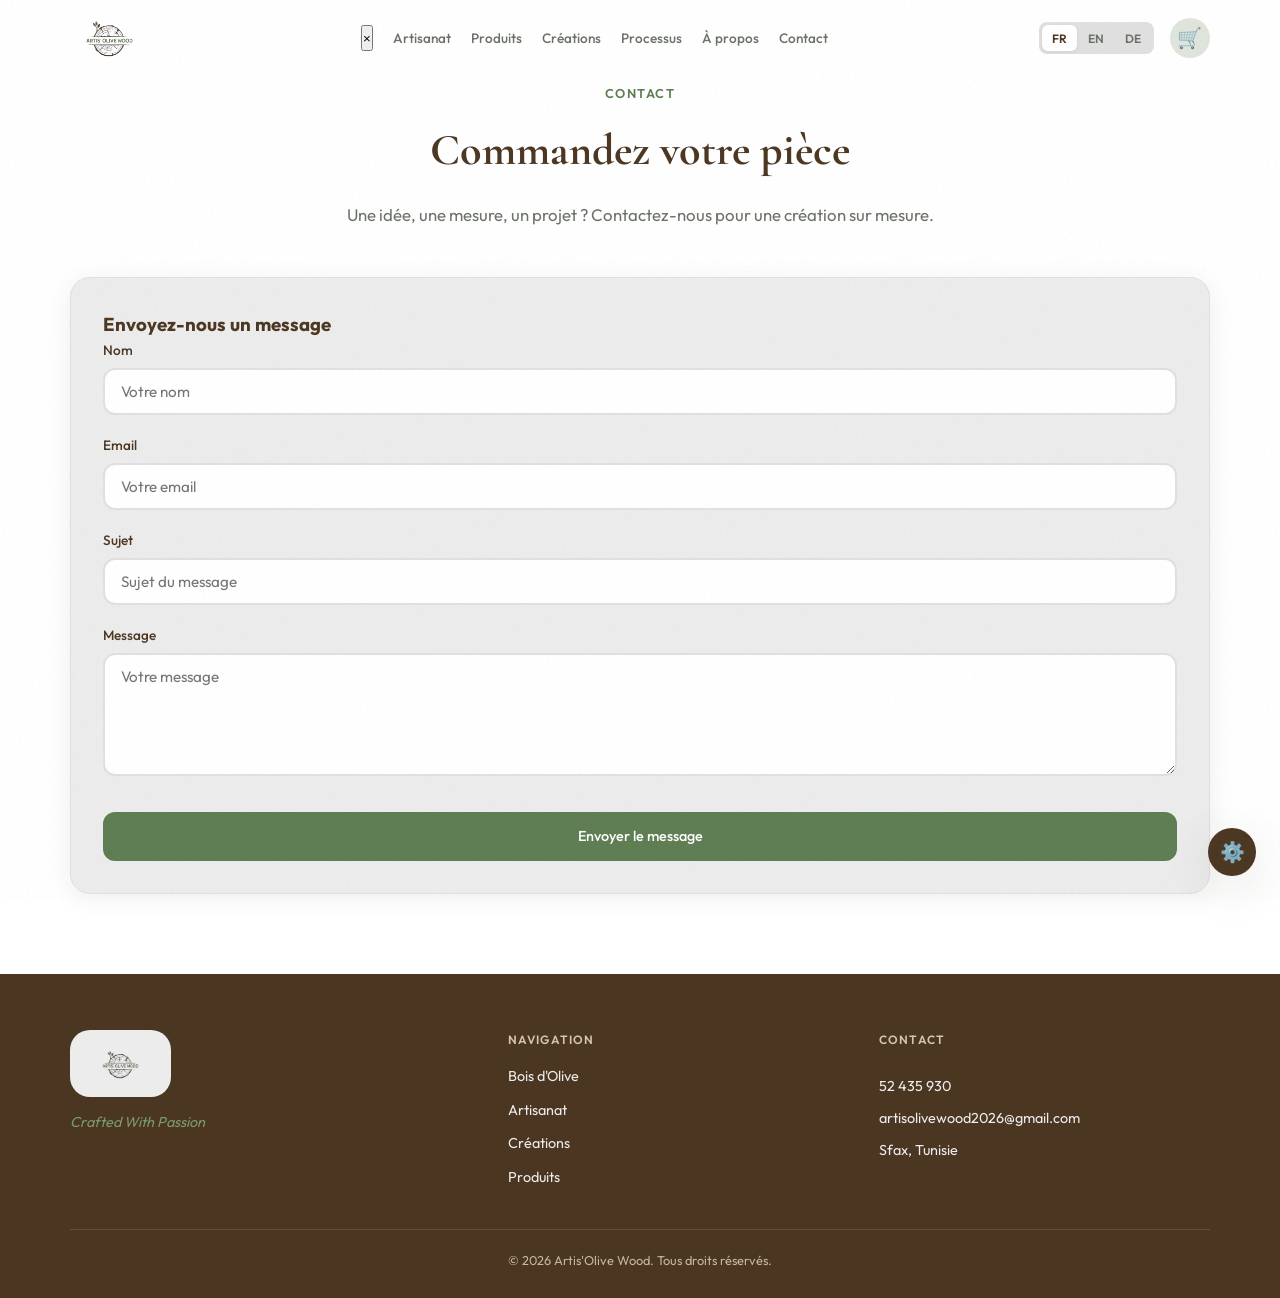
<file: products.html>
<!DOCTYPE html>
<html lang="fr">
<head>
  <meta charset="UTF-8" />
  <meta name="viewport" content="width=device-width, initial-scale=1.0" />
  <meta name="description" content="Artis'Olive Wood — Produits en bois d'olivier. Découvrez notre collection." />
  <title>Produits - Artis'Olive Wood</title>
  <link rel="icon" href="logo.png" type="image/png" />
  <link rel="preconnect" href="https://fonts.googleapis.com" />
  <link rel="preconnect" href="https://fonts.gstatic.com" crossorigin />
  <link href="https://fonts.googleapis.com/css2?family=Cormorant+Garamond:ital,wght@0,400;0,600;0,700;1,400&family=Outfit:wght@300;400;500;600&display=swap" rel="stylesheet" />
  <link rel="stylesheet" href="styles.css" />
</head>
<body>
  <div class="grain" aria-hidden="true"></div>

  <header class="header" id="header">
    <nav class="nav container">
      <a href="index.html" class="logo">
        <img src="logo.png" alt="Artis'Olive Wood" class="logo-img" />
      </a>

      <ul class="nav-links" id="nav-links">
        <button class="nav-close-btn" id="nav-close-btn" aria-label="Fermer le menu">&times;</button>
        <li><a href="services.html" data-i18n="nav.services">Artisanat</a></li>
        <li><a href="products.html" data-i18n="nav.products">Produits</a></li>
        <li><a href="creations.html" data-i18n="nav.creations">Créations</a></li>
        <li><a href="process.html" data-i18n="nav.process">Processus</a></li>
        <li><a href="about.html" data-i18n="nav.about">À propos</a></li>
        <li><a href="contact.html" data-i18n="nav.contact">Contact</a></li>
      </ul>

      <div class="nav-actions">
        <div class="lang-switcher" role="group" aria-label="Language">
          <button class="lang-btn active" data-lang="fr" aria-pressed="true">FR</button>
          <button class="lang-btn" data-lang="en" aria-pressed="false">EN</button>
          <button class="lang-btn" data-lang="de" aria-pressed="false">DE</button>
        </div>
        <a href="cart.html" class="cart-button" id="cart-button" title="Mon panier">
          <span class="cart-icon">🛒</span>
          <span class="cart-badge" id="cart-badge" style="display: none;">0</span>
        </a>
        <button class="menu-toggle" id="menu-toggle" aria-label="Menu" aria-expanded="false">
          <span></span><span></span><span></span>
        </button>
      </div>
    </nav>
  </header>

  <main>
    <section class="products section" style="padding-top: 8rem; display: none;">
      <div class="container">
        <div class="section-header">
          <span class="section-tag" data-i18n="products.tag">Nos produits</span>
          <h2 class="section-title" data-i18n="products.title">Produits en Bois d'Olivier</h2>
          <p class="section-desc" data-i18n="products.desc">Découvrez notre collection complète de produits artisanaux, chacun unique et façonné avec passion.</p>
        </div>
        <div class="products-grid"></div>
      </div>
    </section>

    <section class="contact section">
      <div class="container">
        <div class="section-header">
          <span class="section-tag" data-i18n="contact.tag">Contact</span>
          <h2 class="section-title" data-i18n="contact.title">Commandez votre pièce</h2>
          <p class="section-desc" data-i18n="contact.desc">Une idée, une mesure, un projet ? Contactez-nous pour une création sur mesure.</p>
        </div>
        <form class="contact-form" id="contact-form" action="https://formsubmit.co/artisolivewood2026@gmail.com" method="POST">
          <h3 data-i18n="contact.formTitle">Envoyez-nous un message</h3>
          <div class="form-group">
            <label for="contact-name" data-i18n="form.name">Nom</label>
            <input type="text" id="contact-name" name="name" placeholder="Votre nom" required>
          </div>
          <div class="form-group">
            <label for="contact-email" data-i18n="form.email">Email</label>
            <input type="email" id="contact-email" name="email" placeholder="Votre email" required>
          </div>
          <div class="form-group">
            <label for="contact-subject" data-i18n="form.subject">Sujet</label>
            <input type="text" id="contact-subject" name="subject" placeholder="Sujet du message" required>
          </div>
          <div class="form-group">
            <label for="contact-message" data-i18n="form.message">Message</label>
            <textarea id="contact-message" name="message" rows="5" placeholder="Votre message" required></textarea>
          </div>
          <button type="submit" class="btn btn-primary" data-i18n="form.submit">Envoyer le message</button>
        </form>
      </div>
    </section>
  </main>

  <footer class="footer">
    <div class="container footer-inner">
      <div class="footer-top">
        <div class="footer-brand">
          <div class="footer-logo-wrap">
            <img src="logo.png" alt="Artis'Olive Wood" style="height: 40px; width: auto;" />
          </div>
          <p class="footer-tagline" data-i18n="footer.tagline">Crafted With Passion</p>
        </div>
        <nav class="footer-nav" aria-label="Footer">
          <p class="footer-nav-title" data-i18n="footer.navTitle">Navigation</p>
          <div class="footer-links">
            <a href="index.html" data-i18n="hero.title1">Accueil</a>
            <a href="services.html" data-i18n="nav.services">Artisanat</a>
            <a href="creations.html" data-i18n="nav.creations">Créations</a>
            <a href="products.html" data-i18n="nav.products">Produits</a>
          </div>
        </nav>
        <div class="footer-contact">
          <p class="footer-nav-title" data-i18n="footer.contactTitle">Contact</p>
          <a href="tel:+21652435930" class="footer-contact-item">52 435 930</a>
          <a href="mailto:artisolivewood2026@gmail.com" class="footer-contact-item">artisolivewood2026@gmail.com</a>
          <span class="footer-contact-item">Sfax, Tunisie</span>
        </div>
      </div>
      <div class="footer-bottom">
        <p class="footer-copy" data-i18n="footer.copy">© 2026 Artis'Olive Wood. Tous droits réservés.</p>
      </div>
    </div>
  </footer>

  <button class="admin-btn" id="admin-btn" title="Admin">⚙️</button>

  <div id="admin-login-modal" class="modal">
    <div class="modal-content">
      <span class="close" id="close-login-modal">&times;</span>
      <h2 data-i18n="admin.login.title">Admin Login</h2>
      <div class="form-group">
        <label for="admin-password" data-i18n="admin.login.password">Mot de passe:</label>
        <input type="password" id="admin-password" placeholder="Entrez le mot de passe" />
        <p id="login-error" style="color: red; margin-top: 0.5rem; font-size: 0.9rem;"></p>
      </div>
      <button id="admin-login-btn" class="btn btn-primary" data-i18n="admin.login.submit">Se connecter</button>
    </div>
  </div>

  <div id="admin-dashboard-modal" class="modal">
    <div class="modal-content" style="width: 90%; max-width: 1000px; max-height: 80vh; overflow-y: auto;">
      <span class="close" id="close-admin-modal">&times;</span>
      <h2 data-i18n="admin.dashboard.title">Tableau de bord Admin</h2>
      
      <div class="admin-tabs" style="display: flex; gap: 0.5rem; margin: 1.5rem 0; border-bottom: 2px solid #ddd;">
        <button class="admin-tab-btn active" data-tab="orders" data-i18n="admin.tabs.orders">Commandes</button>
        <button class="admin-tab-btn" data-tab="products" data-i18n="admin.tabs.products">Produits</button>
        <button class="admin-tab-btn" data-tab="stats" data-i18n="admin.tabs.stats">Statistiques</button>
      </div>

      <div id="orders-tab" class="admin-tab-content active">
        <h3 data-i18n="admin.orders.title">Commandes reçues</h3>
        <div id="orders-list"></div>
      </div>

      <div id="products-tab" class="admin-tab-content">
        <h3 data-i18n="admin.tabs.products">Produits</h3>
        <button id="add-product-btn" class="btn btn-primary" data-i18n="admin.products.add">+ Ajouter un produit</button>
        <div id="products-list" style="margin-top: 1.5rem;"></div>
      </div>

      <div id="stats-tab" class="admin-tab-content">
        <h3 data-i18n="admin.stats.title">Statistiques</h3>
        <p><strong data-i18n="admin.stats.total_orders">Total des commandes:</strong> <span id="total-orders">0</span></p>
        <p><strong data-i18n="admin.stats.total_items">Total des articles:</strong> <span id="total-items">0</span></p>
      </div>

      <button id="logout-btn" class="btn btn-secondary" style="margin-top: 1rem;" data-i18n="admin.logout">Déconnexion</button>
    </div>
  </div>

  <div id="product-edit-modal" class="modal">
    <div class="modal-content">
      <span class="close" id="close-product-modal">&times;</span>
      <h2>Éditer le produit</h2>
      <div class="form-group">
        <label for="product-name">Nom du produit:</label>
        <input type="text" id="product-name" />
      </div>
      <div class="form-group">
        <label for="product-desc">Description:</label>
        <textarea id="product-desc" rows="3"></textarea>
      </div>
      <div class="form-group">
        <label for="product-badge">Catégorie/Badge:</label>
        <input type="text" id="product-badge" />
      </div>
      <div class="form-group">
        <label for="product-image">URL de l'image:</label>
        <input type="text" id="product-image" />
      </div>
      <div class="form-group">
        <label for="product-image-upload">Ou télécharger une image:</label>
        <input type="file" id="product-image-upload" accept="image/*" />
        <div id="product-image-preview" style="margin-top: 0.5rem;"></div>
      </div>
      <div style="display: flex; gap: 0.5rem; margin-top: 1.5rem;">
        <button id="save-product-btn" class="btn btn-primary" style="flex: 1;">Enregistrer</button>
        <button id="cancel-product-btn" class="btn btn-secondary" style="flex: 1;">Annuler</button>
      </div>
    </div>
  </div>

  <script src="app.js"></script>
</body>
</html>
</file>
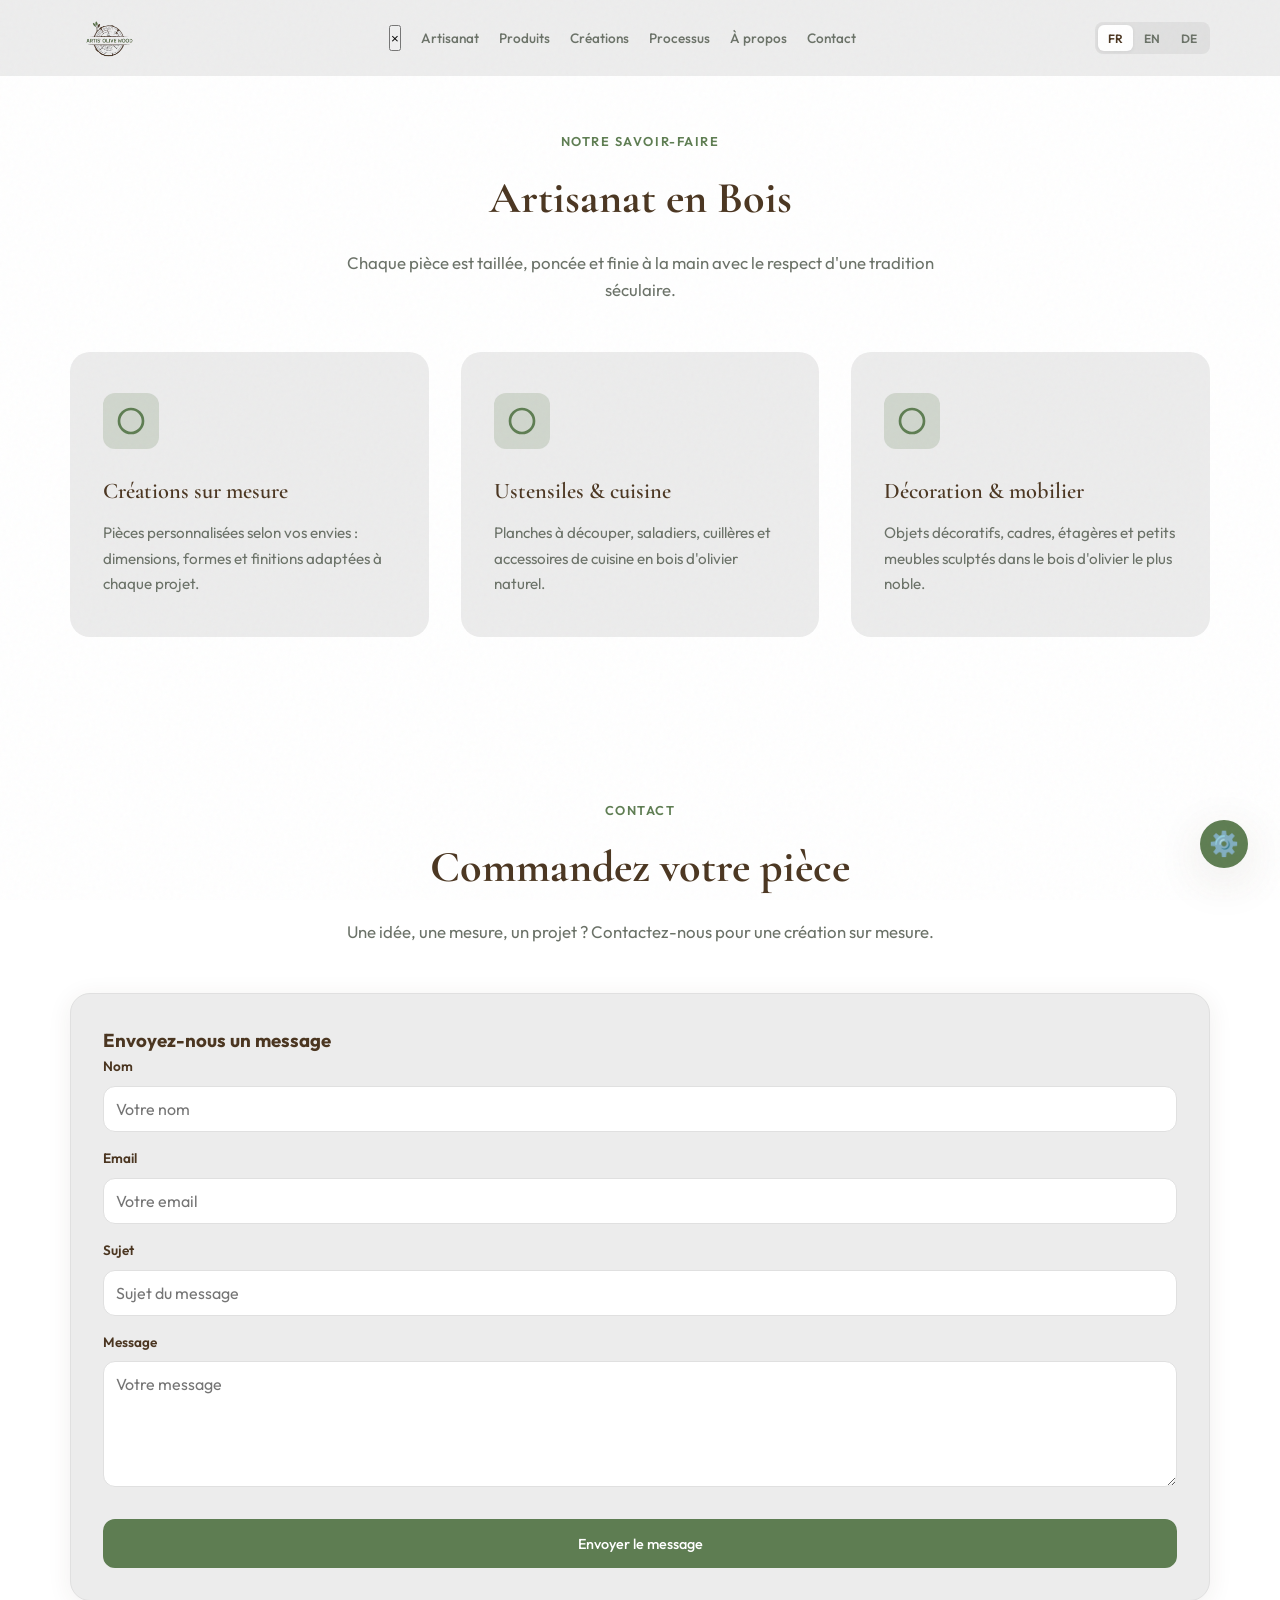
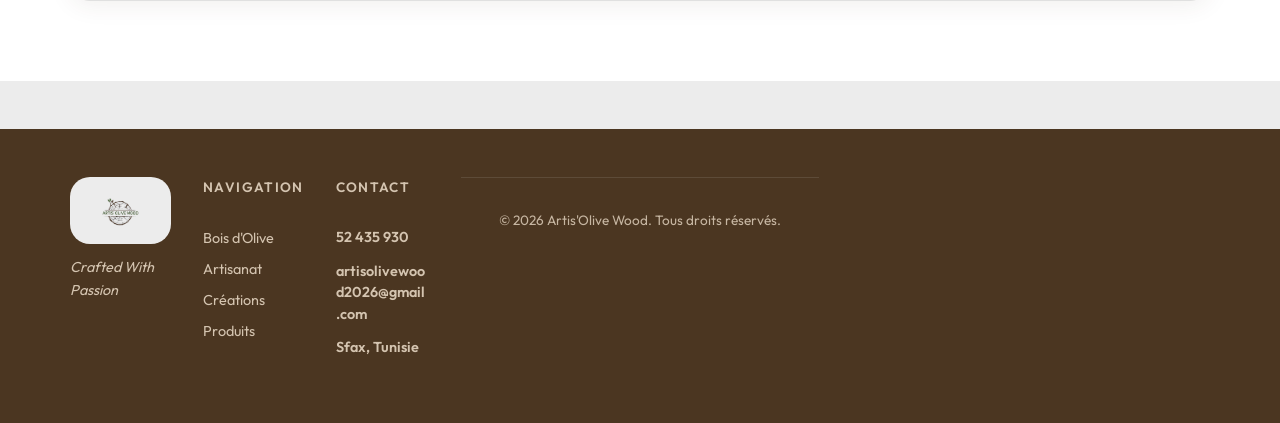
<file: services.html>
<!DOCTYPE html>
<html lang="fr">
<head>
  <meta charset="UTF-8" />
  <meta name="viewport" content="width=device-width, initial-scale=1.0" />
  <meta name="description" content="Artis'Olive Wood — Artisanat en bois d'olivier. Créations faites main à Sfax, Tunisie." />
  <title>Artisanat en Bois - Artis'Olive Wood</title>
  <link rel="icon" href="logo.png" type="image/png" />
  <link rel="preconnect" href="https://fonts.googleapis.com" />
  <link rel="preconnect" href="https://fonts.gstatic.com" crossorigin />
  <link href="https://fonts.googleapis.com/css2?family=Cormorant+Garamond:ital,wght@0,400;0,600;0,700;1,400&family=Outfit:wght@300;400;500;600&display=swap" rel="stylesheet" />
  <link rel="stylesheet" href="styles.css" />
</head>
<body>
  <div class="grain" aria-hidden="true"></div>

  <header class="header" id="header">
    <nav class="nav container">
      <a href="index.html" class="logo">
        <img src="logo.png" alt="Artis'Olive Wood" class="logo-img" />
      </a>

      <ul class="nav-links" id="nav-links">
        <button class="nav-close-btn" id="nav-close-btn" aria-label="Fermer le menu">&times;</button>
        <li><a href="services.html" data-i18n="nav.services">Artisanat</a></li>
        <li><a href="products.html" data-i18n="nav.products">Produits</a></li>
        <li><a href="creations.html" data-i18n="nav.creations">Créations</a></li>
        <li><a href="process.html" data-i18n="nav.process">Processus</a></li>
        <li><a href="about.html" data-i18n="nav.about">À propos</a></li>
        <li><a href="contact.html" data-i18n="nav.contact">Contact</a></li>
      </ul>

      <div class="nav-actions">
        <div class="lang-switcher" role="group" aria-label="Language">
          <button class="lang-btn active" data-lang="fr" aria-pressed="true">FR</button>
          <button class="lang-btn" data-lang="en" aria-pressed="false">EN</button>
          <button class="lang-btn" data-lang="de" aria-pressed="false">DE</button>
        </div>
        <button class="menu-toggle" id="menu-toggle" aria-label="Menu" aria-expanded="false">
          <span></span><span></span><span></span>
        </button>
      </div>
    </nav>
  </header>

  <main>
    <section class="services section" style="padding-top: 8rem;">
      <div class="container">
        <div class="section-header">
          <span class="section-tag" data-i18n="services.tag">Notre savoir-faire</span>
          <h2 class="section-title" data-i18n="services.title">Artisanat en Bois</h2>
          <p class="section-desc" data-i18n="services.desc">Chaque pièce est taillée, poncée et finie à la main avec le respect d'une tradition séculaire.</p>
        </div>
        <div class="services-grid">
          <article class="service-card">
            <div class="service-icon">
              <svg viewBox="0 0 24 24" fill="none" stroke="currentColor" stroke-width="2">
                <path d="M3 12a9 9 0 1 0 18 0A9 9 0 0 0 3 12Z"/>
              </svg>
            </div>
            <h3 data-i18n="services.s1.title">Créations sur mesure</h3>
            <p data-i18n="services.s1.desc">Pièces personnalisées selon vos envies : dimensions, formes et finitions adaptées à chaque projet.</p>
          </article>
          <article class="service-card">
            <div class="service-icon">
              <svg viewBox="0 0 24 24" fill="none" stroke="currentColor" stroke-width="2">
                <path d="M3 12a9 9 0 1 0 18 0A9 9 0 0 0 3 12Z"/>
              </svg>
            </div>
            <h3 data-i18n="services.s2.title">Ustensiles & cuisine</h3>
            <p data-i18n="services.s2.desc">Planches à découper, saladiers, cuillères et accessoires de cuisine en bois d'olivier naturel.</p>
          </article>
          <article class="service-card">
            <div class="service-icon">
              <svg viewBox="0 0 24 24" fill="none" stroke="currentColor" stroke-width="2">
                <path d="M3 12a9 9 0 1 0 18 0A9 9 0 0 0 3 12Z"/>
              </svg>
            </div>
            <h3 data-i18n="services.s3.title">Décoration & mobilier</h3>
            <p data-i18n="services.s3.desc">Objets décoratifs, cadres, étagères et petits meubles sculptés dans le bois d'olivier le plus noble.</p>
          </article>
        </div>
      </div>
    </section>

    <section class="contact section">
      <div class="container">
        <div class="section-header">
          <span class="section-tag" data-i18n="contact.tag">Contact</span>
          <h2 class="section-title" data-i18n="contact.title">Commandez votre pièce</h2>
          <p class="section-desc" data-i18n="contact.desc">Une idée, une mesure, un projet ? Contactez-nous pour une création sur mesure.</p>
        </div>
        <form class="contact-form" id="contact-form" action="https://formsubmit.co/artisolivewood2026@gmail.com" method="POST">
          <h3 data-i18n="contact.formTitle">Envoyez-nous un message</h3>
          <div class="form-group">
            <label for="contact-name" data-i18n="form.name">Nom</label>
            <input type="text" id="contact-name" name="name" placeholder="Votre nom" required>
          </div>
          <div class="form-group">
            <label for="contact-email" data-i18n="form.email">Email</label>
            <input type="email" id="contact-email" name="email" placeholder="Votre email" required>
          </div>
          <div class="form-group">
            <label for="contact-subject" data-i18n="form.subject">Sujet</label>
            <input type="text" id="contact-subject" name="subject" placeholder="Sujet du message" required>
          </div>
          <div class="form-group">
            <label for="contact-message" data-i18n="form.message">Message</label>
            <textarea id="contact-message" name="message" rows="5" placeholder="Votre message" required></textarea>
          </div>
          <button type="submit" class="btn btn-primary" data-i18n="form.submit">Envoyer le message</button>
        </form>
      </div>
    </section>
  </main>

  <footer class="footer">
    <div class="container footer-inner">
      <div class="footer-top">
        <div class="footer-brand">
          <div class="footer-logo-wrap">
            <img src="logo.png" alt="Artis'Olive Wood" style="height: 40px; width: auto;" />
          </div>
          <p class="footer-tagline" data-i18n="footer.tagline">Crafted With Passion</p>
        </div>
        <nav class="footer-nav" aria-label="Footer">
          <p class="footer-nav-title" data-i18n="footer.navTitle">Navigation</p>
          <div class="footer-links">
            <a href="index.html" data-i18n="hero.title1">Accueil</a>
            <a href="services.html" data-i18n="nav.services">Artisanat</a>
            <a href="creations.html" data-i18n="nav.creations">Créations</a>
            <a href="products.html" data-i18n="nav.products">Produits</a>
          </div>
        </nav>
        <div class="footer-contact">
          <p class="footer-nav-title" data-i18n="footer.contactTitle">Contact</p>
          <a href="tel:+21652435930" class="footer-contact-item">52 435 930</a>
          <a href="mailto:artisolivewood2026@gmail.com" class="footer-contact-item">artisolivewood2026@gmail.com</a>
          <span class="footer-contact-item">Sfax, Tunisie</span>
        </div>
      </div>
      <div class="footer-bottom">
        <p class="footer-copy" data-i18n="footer.copy">© 2026 Artis'Olive Wood. Tous droits réservés.</p>
      </div>
    </div>
  </footer>

  <button class="admin-btn" id="admin-btn" title="Admin">⚙️</button>

  <div id="admin-login-modal" class="modal">
    <div class="modal-content">
      <span class="close" id="close-login-modal">&times;</span>
      <h2 data-i18n="admin.login.title">Admin Login</h2>
      <div class="form-group">
        <label for="admin-password" data-i18n="admin.login.password">Mot de passe:</label>
        <input type="password" id="admin-password" placeholder="Entrez le mot de passe">
      </div>
      <button class="btn btn-primary" id="admin-login-btn" data-i18n="admin.login.submit">Se connecter</button>
      <p id="login-error" class="error-message"></p>
    </div>
  </div>

  <div id="admin-dashboard-modal" class="modal">
    <div class="modal-content admin-dashboard">
      <span class="close" id="close-admin-modal">&times;</span>
      <h2 data-i18n="admin.dashboard.title">Tableau de bord Admin</h2>
      
      <div class="admin-tabs">
        <button class="admin-tab-btn active" data-tab="orders" data-i18n="admin.tabs.orders">Commandes</button>
        <button class="admin-tab-btn" data-tab="products" data-i18n="admin.tabs.products">Produits</button>
        <button class="admin-tab-btn" data-tab="stats" data-i18n="admin.tabs.stats">Statistiques</button>
      </div>

      <div id="orders-tab" class="admin-tab-content active">
        <h3 data-i18n="admin.orders.title">Commandes reçues</h3>
        <div id="orders-list" class="orders-list">
          <p data-i18n="admin.orders.empty">Aucune commande pour le moment</p>
        </div>
      </div>

      <div id="products-tab" class="admin-tab-content">
        <h3>Gestion des produits</h3>
        <div class="products-management">
          <button class="btn btn-primary btn-small" id="add-product-btn">+ Ajouter un produit</button>
          <div id="products-list" class="products-list"></div>
        </div>
      </div>

      <div id="stats-tab" class="admin-tab-content">
        <h3 data-i18n="admin.stats.title">Statistiques</h3>
        <div class="stats-grid">
          <div class="stat-box">
            <span class="stat-label" data-i18n="admin.stats.total_orders">Total des commandes:</span>
            <span class="stat-value" id="total-orders">0</span>
          </div>
          <div class="stat-box">
            <span class="stat-label" data-i18n="admin.stats.total_items">Total des articles:</span>
            <span class="stat-value" id="total-items">0</span>
          </div>
        </div>
      </div>

      <button class="btn btn-outline" id="logout-btn" data-i18n="admin.logout">Déconnexion</button>
    </div>
  </div>

  <!-- Order Confirmation Modal -->
  <div id="order-modal" class="modal">
    <div class="modal-content">
      <span class="close" id="close-order-modal">&times;</span>
      <h2 data-i18n="order.title">Confirmer la commande</h2>
      <div id="order-summary" class="order-summary"></div>
      <div class="form-group">
        <label for="customer-name" data-i18n="order.name">Nom:</label>
        <input type="text" id="customer-name" placeholder="Votre nom">
      </div>
      <div class="form-group">
        <label for="customer-email" data-i18n="order.email">Email:</label>
        <input type="email" id="customer-email" placeholder="Votre email">
      </div>
      <div class="form-group">
        <label for="customer-phone" data-i18n="order.phone">Téléphone:</label>
        <input type="tel" id="customer-phone" placeholder="Votre téléphone">
      </div>
      <div class="form-group">
        <label for="customer-notes" data-i18n="order.notes">Notes spéciales:</label>
        <textarea id="customer-notes" rows="3" placeholder="Remarques supplémentaires"></textarea>
      </div>
      <button class="btn btn-primary" id="submit-order-btn" data-i18n="order.submit">Soumettre la commande</button>
      <p id="order-success" class="success-message"></p>
    </div>
  </div>

  <!-- Product Edit Modal -->
  <div id="product-edit-modal" class="modal">
    <div class="modal-content">
      <span class="close" id="close-product-modal">&times;</span>
      <h2>Éditer le produit</h2>
      <div class="form-group">
        <label for="product-name">Nom du produit:</label>
        <input type="text" id="product-name" placeholder="Nom du produit">
      </div>
      <div class="form-group">
        <label for="product-desc">Description:</label>
        <textarea id="product-desc" rows="3" placeholder="Description du produit"></textarea>
      </div>
      <div class="form-group">
        <label for="product-image">Image (URL):</label>
        <input type="text" id="product-image" placeholder="URL de l'image">
      </div>
      <div class="form-group">
        <label for="product-image-upload">Ou télécharger une image:</label>
        <input type="file" id="product-image-upload" accept="image/*">
      </div>
      <div id="product-image-preview" class="product-image-preview"></div>
      <button class="btn btn-primary" id="save-product-btn">Enregistrer</button>
      <button class="btn btn-outline" id="delete-product-btn">Supprimer</button>
    </div>
  </div>

  <style>
    :root {
  --olive-dark: #3d4f38;
  --olive: #5e7d52;
  --olive-light: #7a9a6e;
  --wood: #4b3621;
  --wood-light: #6b5240;
  --wood-pale: #d4c4b0;
  --cream: #ececec;
  --cream-dark: #e0e0e0;
  --text: #4b3621;
  --text-muted: #6b7268;
  --white: #ffffff;
  --accent: #5e7d52;
  --accent-glow: rgba(94, 125, 82, 0.2);
  --radius: 12px;
  --radius-lg: 20px;
  --shadow: 0 4px 24px rgba(75, 54, 33, 0.08);
  --shadow-lg: 0 12px 48px rgba(75, 54, 33, 0.12);
  --transition: 0.3s cubic-bezier(0.4, 0, 0.2, 1);
  --font-display: 'Cormorant Garamond', Georgia, serif;
  --font-body: 'Outfit', system-ui, sans-serif;
}

*, *::before, *::after { box-sizing: border-box; margin: 0; padding: 0; }

html { scroll-behavior: smooth; }

body {
  font-family: var(--font-body);
  background: var(--cream);
  color: var(--text);
  line-height: 1.6;
  overflow-x: hidden;
}

.grain {
  position: fixed;
  inset: 0;
  pointer-events: none;
  z-index: 9999;
  opacity: 0.03;
  background-image: url("data:image/svg+xml,%3Csvg viewBox='0 0 256 256' xmlns='http://www.w3.org/2000/svg'%3E%3Cfilter id='n'%3E%3CfeTurbulence type='fractalNoise' baseFrequency='0.9' numOctaves='4' stitchTiles='stitch'/%3E%3C/filter%3E%3Crect width='100%25' height='100%25' filter='url(%23n)'/%3E%3C/svg%3E");
}

.container {
  width: min(1140px, 92vw);
  margin-inline: auto;
}

/* Header */
.header {
  position: fixed;
  top: 0;
  left: 0;
  right: 0;
  z-index: 100;
  padding: 0.75rem 0;
  transition: var(--transition);
  background: rgba(236, 236, 236, 0.95);
  backdrop-filter: blur(12px);
  box-shadow: var(--shadow);
}

.nav {
  display: flex;
  align-items: center;
  justify-content: space-between;
  gap: 1.5rem;
}

.logo {
  display: flex;
  align-items: center;
  text-decoration: none;
  flex-shrink: 0;
}

.logo-img {
  height: 52px;
  width: auto;
  display: block;
}

.nav-links {
  display: flex;
  list-style: none;
  gap: 1.25rem;
  flex-wrap: wrap;
}

.nav-links a {
  text-decoration: none;
  color: var(--text-muted);
  font-size: 0.85rem;
  font-weight: 500;
  transition: color var(--transition);
}

.nav-links a:hover { color: var(--olive); }

.nav-actions {
  display: flex;
  align-items: center;
  gap: 1rem;
}

.lang-switcher {
  display: flex;
  background: var(--cream-dark);
  border-radius: 8px;
  padding: 3px;
  gap: 2px;
}

.lang-btn {
  border: none;
  background: transparent;
  padding: 0.35rem 0.6rem;
  font-family: var(--font-body);
  font-size: 0.75rem;
  font-weight: 600;
  color: var(--text-muted);
  border-radius: 6px;
  cursor: pointer;
  transition: var(--transition);
}

.lang-btn.active,
.lang-btn:hover {
  background: var(--white);
  color: var(--wood);
  box-shadow: 0 1px 4px rgba(0, 0, 0, 0.06);
}

.menu-toggle {
  display: none;
  flex-direction: column;
  gap: 5px;
  background: none;
  border: none;
  cursor: pointer;
  padding: 4px;
}

.menu-toggle span {
  display: block;
  width: 22px;
  height: 2px;
  background: var(--wood);
  border-radius: 2px;
}

/* Buttons */
.btn {
  display: inline-flex;
  align-items: center;
  justify-content: center;
  padding: 0.85rem 1.75rem;
  border-radius: var(--radius);
  font-family: var(--font-body);
  font-size: 0.9rem;
  font-weight: 500;
  text-decoration: none;
  cursor: pointer;
  border: 2px solid transparent;
  transition: var(--transition);
}

.btn-primary {
  background: var(--olive);
  color: var(--white);
  border-color: var(--olive);
}

.btn-primary:hover {
  background: var(--olive-dark);
  border-color: var(--olive-dark);
  transform: translateY(-2px);
  box-shadow: var(--shadow-lg);
}

.btn-outline {
  background: transparent;
  color: var(--wood);
  border-color: var(--olive-light);
}

.btn-outline:hover {
  background: var(--olive);
  color: var(--white);
  border-color: var(--olive);
}

/* Sections */
.section { padding: 5rem 0; }

.section-header {
  text-align: center;
  max-width: 600px;
  margin: 0 auto 3rem;
}

.section-tag {
  display: inline-block;
  font-size: 0.8rem;
  font-weight: 600;
  text-transform: uppercase;
  letter-spacing: 0.12em;
  color: var(--olive);
  margin-bottom: 0.75rem;
}

.section-title {
  font-family: var(--font-display);
  font-size: clamp(2rem, 4vw, 2.75rem);
  font-weight: 700;
  color: var(--wood);
  margin-bottom: 1rem;
}

.section-desc {
  color: var(--text-muted);
  font-size: 1.05rem;
}

/* Services */
.services { background: var(--white); }

.services-grid {
  display: grid;
  grid-template-columns: repeat(3, 1fr);
  gap: 2rem;
}

.service-card {
  background: var(--cream);
  border-radius: var(--radius-lg);
  padding: 2.5rem 2rem;
  transition: var(--transition);
  border: 1px solid transparent;
}

.service-card:hover {
  transform: translateY(-6px);
  box-shadow: var(--shadow-lg);
  border-color: var(--wood-pale);
}

.service-icon {
  width: 56px;
  height: 56px;
  display: flex;
  align-items: center;
  justify-content: center;
  background: var(--accent-glow);
  border-radius: var(--radius);
  color: var(--olive);
  margin-bottom: 1.5rem;
}

.service-icon svg { width: 32px; height: 32px; }

.service-card h3 {
  font-family: var(--font-display);
  font-size: 1.4rem;
  font-weight: 600;
  color: var(--wood);
  margin-bottom: 0.75rem;
}

.service-card p {
  color: var(--text-muted);
  font-size: 0.95rem;
  line-height: 1.65;
}

/* Footer */
.footer {
  background: var(--wood);
  color: var(--white);
  padding: 3rem 0 2rem;
  margin-top: 3rem;
}

.footer-inner {
  display: grid;
  grid-template-columns: repeat(3, 1fr);
  gap: 2rem;
  margin-bottom: 2rem;
}

.footer-top {
  display: grid;
  grid-template-columns: repeat(3, 1fr);
  gap: 2rem;
}

.footer-brand {
  display: flex;
  flex-direction: column;
  gap: 0.75rem;
}

.footer-logo-wrap {
  display: flex;
  align-items: center;
  gap: 0.5rem;
}

.footer-tagline {
  font-size: 0.9rem;
  color: var(--wood-pale);
}

.footer-nav,
.footer-contact {
  display: flex;
  flex-direction: column;
  gap: 0.75rem;
}

.footer-nav-title,
.footer-contact-item {
  font-size: 0.85rem;
  font-weight: 600;
}

.footer-links {
  display: flex;
  flex-direction: column;
  gap: 0.5rem;
}

.footer-links a,
.footer-contact-item {
  text-decoration: none;
  color: var(--wood-pale);
  font-size: 0.9rem;
  transition: color var(--transition);
}

.footer-links a:hover {
  color: var(--white);
}

.footer-bottom {
  border-top: 1px solid rgba(255, 255, 255, 0.1);
  padding-top: 2rem;
  text-align: center;
}

.footer-copy {
  font-size: 0.85rem;
  color: var(--wood-pale);
}

/* Admin Button */
.admin-btn {
  position: fixed;
  bottom: 2rem;
  right: 2rem;
  width: 48px;
  height: 48px;
  border-radius: 50%;
  background: var(--olive);
  color: var(--white);
  border: none;
  cursor: pointer;
  font-size: 1.5rem;
  display: flex;
  align-items: center;
  justify-content: center;
  box-shadow: var(--shadow-lg);
  transition: var(--transition);
  z-index: 50;
}

.admin-btn:hover {
  background: var(--olive-dark);
  transform: scale(1.1);
}

/* Modal */
.modal {
  display: none;
  position: fixed;
  z-index: 1000;
  left: 0;
  top: 0;
  width: 100%;
  height: 100%;
  background-color: rgba(0, 0, 0, 0.4);
}

.modal.show {
  display: flex;
  align-items: center;
  justify-content: center;
}

.modal-content {
  background: var(--white);
  padding: 2rem;
  border-radius: var(--radius-lg);
  max-width: 500px;
  width: 90%;
  box-shadow: var(--shadow-lg);
}

.modal-content h2 {
  font-family: var(--font-display);
  font-size: 1.75rem;
  margin-bottom: 1.5rem;
}

.close {
  float: right;
  font-size: 2rem;
  font-weight: bold;
  color: var(--text-muted);
  cursor: pointer;
  transition: color var(--transition);
}

.close:hover {
  color: var(--text);
}

.form-group {
  margin-bottom: 1rem;
}

.form-group label {
  display: block;
  margin-bottom: 0.5rem;
  font-weight: 600;
  color: var(--text);
}

.form-group input,
.form-group textarea {
  width: 100%;
  padding: 0.75rem;
  border: 1px solid var(--cream-dark);
  border-radius: var(--radius);
  font-family: var(--font-body);
  font-size: 1rem;
  transition: border-color var(--transition);
}

.form-group input:focus,
.form-group textarea:focus {
  outline: none;
  border-color: var(--olive);
}

.error-message {
  color: #d9534f;
  font-size: 0.9rem;
  margin-top: 0.5rem;
}

.success-message {
  color: #5cb85c;
  font-size: 0.9rem;
  margin-top: 0.5rem;
}

/* Admin Dashboard */
.admin-dashboard {
  max-width: 800px;
}

.admin-tabs {
  display: flex;
  gap: 1rem;
  margin-bottom: 1.5rem;
  border-bottom: 1px solid var(--cream-dark);
}

.admin-tab-btn {
  background: none;
  border: none;
  padding: 0.75rem 1rem;
  font-family: var(--font-body);
  font-size: 0.95rem;
  font-weight: 600;
  color: var(--text-muted);
  cursor: pointer;
  transition: var(--transition);
  border-bottom: 2px solid transparent;
}

.admin-tab-btn.active {
  color: var(--olive);
  border-bottom-color: var(--olive);
}

.admin-tab-content {
  display: none;
}

.admin-tab-content.active {
  display: block;
}

.orders-list {
  max-height: 400px;
  overflow-y: auto;
}

.order-item {
  background: var(--cream);
  padding: 1rem;
  border-radius: var(--radius);
  margin-bottom: 1rem;
}

.order-item h4 {
  font-size: 1rem;
  margin-bottom: 0.5rem;
}

.order-date {
  font-size: 0.8rem;
  color: var(--text-muted);
  margin-top: 0.75rem;
}

.stats-grid {
  display: grid;
  grid-template-columns: repeat(2, 1fr);
  gap: 1rem;
  margin-bottom: 1.5rem;
}

.stat-box {
  background: var(--cream);
  padding: 1.25rem;
  border-radius: var(--radius);
  text-align: center;
}

.stat-label {
  display: block;
  font-size: 0.9rem;
  color: var(--text-muted);
  margin-bottom: 0.5rem;
}

.stat-value {
  display: block;
  font-family: var(--font-display);
  font-size: 2rem;
  font-weight: 700;
  color: var(--olive);
}

/* Responsive */
@media (max-width: 768px) {
  .services-grid {
    grid-template-columns: 1fr;
  }
  
  .nav-links {
    display: none;
  }
  
  .nav-links.active {
    display: flex;
    position: absolute;
    top: 60px;
    left: 0;
    right: 0;
    background: var(--white);
    flex-direction: column;
    gap: 0;
    border-radius: 0;
    box-shadow: var(--shadow);
    z-index: 99;
  }
  
  .nav-links.active li a {
    display: block;
    padding: 1rem;
  }
  
  .menu-toggle {
    display: flex;
  }
  
  .footer-inner {
    grid-template-columns: 1fr;
  }
  
  .footer-top {
    grid-template-columns: 1fr;
  }
}
  </style>

  <script src="app.js"></script>
</body>
</html>
</file>
<file: styles.css>
:root {
  --olive-dark: #3d4f38;
  --olive: #5e7d52;
  --olive-light: #7a9a6e;
  --wood: #4b3621;
  --wood-light: #6b5240;
  --wood-pale: #d4c4b0;
  --cream: #ececec;
  --cream-dark: #e0e0e0;
  --text: #4b3621;
  --text-muted: #6b7268;
  --white: #ffffff;
  --accent: #5e7d52;
  --accent-glow: rgba(94, 125, 82, 0.2);
  --radius: 12px;
  --radius-lg: 20px;
  --shadow: 0 4px 24px rgba(75, 54, 33, 0.08);
  --shadow-lg: 0 12px 48px rgba(75, 54, 33, 0.12);
  --transition: 0.3s cubic-bezier(0.4, 0, 0.2, 1);
  --font-display: 'Cormorant Garamond', Georgia, serif;
  --font-body: 'Outfit', system-ui, sans-serif;
}

*, *::before, *::after { box-sizing: border-box; margin: 0; padding: 0; }

html { scroll-behavior: smooth; }

body {
  font-family: var(--font-body);
  background: var(--cream);
  color: var(--text);
  line-height: 1.6;
  overflow-x: hidden;
}

.grain {
  position: fixed;
  inset: 0;
  pointer-events: none;
  z-index: 9999;
  opacity: 0.03;
  background-image: url("data:image/svg+xml,%3Csvg viewBox='0 0 256 256' xmlns='http://www.w3.org/2000/svg'%3E%3Cfilter id='n'%3E%3CfeTurbulence type='fractalNoise' baseFrequency='0.9' numOctaves='4' stitchTiles='stitch'/%3E%3C/filter%3E%3Crect width='100%25' height='100%25' filter='url(%23n)'/%3E%3C/svg%3E");
}

.container {
  width: min(1140px, 92vw);
  margin-inline: auto;
}

/* Header */
.header {
  position: fixed;
  top: 0;
  left: 0;
  right: 0;
  z-index: 100;
  padding: 0.75rem 0;
  transition: var(--transition);
}

.header.scrolled {
  background: rgba(236, 236, 236, 0.95);
  backdrop-filter: blur(12px);
  box-shadow: var(--shadow);
}

.nav {
  display: flex;
  align-items: center;
  justify-content: space-between;
  gap: 1.5rem;
}

.logo {
  display: flex;
  align-items: center;
  text-decoration: none;
  flex-shrink: 0;
}

.logo-img {
  height: 52px;
  width: auto;
  display: block;
}

.nav-links {
  display: flex;
  list-style: none;
  gap: 1.25rem;
  flex-wrap: wrap;
}

.nav-links a {
  text-decoration: none;
  color: var(--text-muted);
  font-size: 0.85rem;
  font-weight: 500;
  transition: color var(--transition);
}

.nav-links a:hover { color: var(--olive); }

.nav-actions {
  display: flex;
  align-items: center;
  gap: 1rem;
}

.lang-switcher {
  display: flex;
  background: var(--cream-dark);
  border-radius: 8px;
  padding: 3px;
  gap: 2px;
}

.lang-btn {
  border: none;
  background: transparent;
  padding: 0.35rem 0.6rem;
  font-family: var(--font-body);
  font-size: 0.75rem;
  font-weight: 600;
  color: var(--text-muted);
  border-radius: 6px;
  cursor: pointer;
  transition: var(--transition);
}

.lang-btn.active,
.lang-btn:hover {
  background: var(--white);
  color: var(--wood);
  box-shadow: 0 1px 4px rgba(0, 0, 0, 0.06);
}

.menu-toggle {
  display: none;
  flex-direction: column;
  gap: 5px;
  background: none;
  border: none;
  cursor: pointer;
  padding: 4px;
}

.menu-toggle span {
  display: block;
  width: 22px;
  height: 2px;
  background: var(--wood);
  border-radius: 2px;
}

.cart-button {
  position: relative;
  display: inline-flex;
  align-items: center;
  justify-content: center;
  width: 40px;
  height: 40px;
  border-radius: 50%;
  background: var(--accent-glow);
  text-decoration: none;
  cursor: pointer;
  transition: var(--transition);
  border: 2px solid transparent;
}

.cart-button:hover {
  background: var(--olive);
  color: var(--white);
  transform: scale(1.05);
}

.cart-icon {
  font-size: 1.25rem;
  display: flex;
  align-items: center;
  justify-content: center;
}

.cart-badge {
  position: absolute;
  top: -8px;
  right: -8px;
  background: #c0392b;
  color: var(--white);
  width: 24px;
  height: 24px;
  border-radius: 50%;
  display: flex;
  align-items: center;
  justify-content: center;
  font-size: 0.7rem;
  font-weight: 700;
  border: 2px solid var(--cream);
  box-shadow: var(--shadow);
}

/* Buttons */
.btn {
  display: inline-flex;
  align-items: center;
  justify-content: center;
  padding: 0.85rem 1.75rem;
  border-radius: var(--radius);
  font-family: var(--font-body);
  font-size: 0.9rem;
  font-weight: 500;
  text-decoration: none;
  cursor: pointer;
  border: 2px solid transparent;
  transition: var(--transition);
}

.btn-primary {
  background: var(--olive);
  color: var(--white);
  border-color: var(--olive);
}

.btn-primary:hover {
  background: var(--olive-dark);
  border-color: var(--olive-dark);
  transform: translateY(-2px);
  box-shadow: var(--shadow-lg);
}

.btn-small {
  padding: 0.5rem 1rem;
  font-size: 0.8rem;
}

.btn-outline {
  background: transparent;
  color: var(--wood);
  border-color: var(--olive-light);
}

.btn-outline:hover {
  background: var(--olive);
  color: var(--white);
  border-color: var(--olive);
}

.btn-small {
  padding: 0.5rem 1rem;
  font-size: 0.8rem;
}

/* Hero */
.hero {
  min-height: 100vh;
  display: grid;
  grid-template-columns: 1fr 1fr;
  align-items: center;
  padding: 7rem 0 4rem;
  position: relative;
  overflow: hidden;
}

.hero-bg {
  position: absolute;
  inset: 0;
  z-index: 0;
}

.orb {
  position: absolute;
  border-radius: 50%;
  filter: blur(80px);
  opacity: 0.3;
}

.orb-1 {
  width: 500px;
  height: 500px;
  background: var(--olive);
  top: -10%;
  right: -5%;
  animation: float 8s ease-in-out infinite;
}

.orb-2 {
  width: 350px;
  height: 350px;
  background: var(--wood-pale);
  bottom: 10%;
  left: -8%;
  animation: float 10s ease-in-out infinite reverse;
}

.orb-3 {
  width: 200px;
  height: 200px;
  background: var(--olive-light);
  top: 40%;
  left: 30%;
  animation: float 6s ease-in-out infinite;
}

@keyframes float {
  0%, 100% { transform: translate(0, 0); }
  50% { transform: translate(20px, -30px); }
}

.hero-content {
  position: relative;
  z-index: 1;
  padding-left: 4vw;
}

.hero-eyebrow {
  font-size: 0.85rem;
  font-weight: 600;
  text-transform: uppercase;
  letter-spacing: 0.15em;
  color: var(--olive);
  margin-bottom: 1rem;
}

.hero-title {
  font-family: var(--font-display);
  font-size: clamp(2.5rem, 5vw, 4rem);
  font-weight: 700;
  line-height: 1.15;
  color: var(--wood);
  margin-bottom: 1.25rem;
}

.hero-title span { display: block; }

.hero-title-accent {
  color: var(--olive);
  font-style: italic;
}

.hero-leaf {
  display: inline !important;
  font-size: 0.7em;
}

.hero-desc {
  font-size: 1.05rem;
  color: var(--text-muted);
  max-width: 480px;
  margin-bottom: 2rem;
  line-height: 1.7;
}

.hero-cta {
  display: flex;
  gap: 1rem;
  flex-wrap: wrap;
  margin-bottom: 3rem;
}

.hero-stats {
  display: flex;
  gap: 2.5rem;
}

.stat { display: flex; flex-direction: column; }

.stat-num {
  font-family: var(--font-display);
  font-size: 1.75rem;
  font-weight: 700;
  color: var(--olive);
}

.stat-label {
  font-size: 0.8rem;
  color: var(--text-muted);
}

.hero-visual {
  position: relative;
  z-index: 1;
  display: flex;
  align-items: center;
  justify-content: center;
  height: 400px;
}

.hero-logo {
  max-width: min(360px, 90vw);
  height: auto;
  animation: float 6s ease-in-out infinite;
  filter: drop-shadow(0 12px 32px rgba(75, 54, 33, 0.12));
}

/* Sections */
.section { padding: 5rem 0; }

.section-header {
  text-align: center;
  max-width: 600px;
  margin: 0 auto 3rem;
}

.section-tag {
  display: inline-block;
  font-size: 0.8rem;
  font-weight: 600;
  text-transform: uppercase;
  letter-spacing: 0.12em;
  color: var(--olive);
  margin-bottom: 0.75rem;
}

.section-title {
  font-family: var(--font-display);
  font-size: clamp(2rem, 4vw, 2.75rem);
  font-weight: 700;
  color: var(--wood);
  margin-bottom: 1rem;
}

.section-desc {
  color: var(--text-muted);
  font-size: 1.05rem;
}

/* Services */
.services { background: var(--white); }

.services-grid {
  display: grid;
  grid-template-columns: repeat(3, 1fr);
  gap: 2rem;
}

.service-card {
  background: var(--cream);
  border-radius: var(--radius-lg);
  padding: 2.5rem 2rem;
  transition: var(--transition);
  border: 1px solid transparent;
}

.service-card:hover {
  transform: translateY(-6px);
  box-shadow: var(--shadow-lg);
  border-color: var(--wood-pale);
}

.service-icon {
  width: 56px;
  height: 56px;
  display: flex;
  align-items: center;
  justify-content: center;
  background: var(--accent-glow);
  border-radius: var(--radius);
  color: var(--olive);
  margin-bottom: 1.5rem;
}

.service-icon svg { width: 32px; height: 32px; }

.service-card h3 {
  font-family: var(--font-display);
  font-size: 1.4rem;
  font-weight: 600;
  color: var(--wood);
  margin-bottom: 0.75rem;
}

.service-card p {
  color: var(--text-muted);
  font-size: 0.95rem;
  line-height: 1.65;
}

/* Creations */
.creations-grid {
  display: grid;
  grid-template-columns: repeat(2, 1fr);
  gap: 1.5rem;
}

.creation-card {
  background: var(--white);
  border-radius: var(--radius-lg);
  padding: 2rem 1.75rem;
  box-shadow: var(--shadow);
  transition: var(--transition);
  border: 1px solid transparent;
}

.creation-card:hover {
  transform: translateY(-4px);
  box-shadow: var(--shadow-lg);
  border-color: var(--wood-pale);
}

.creation-accent {
  width: 48px;
  height: 4px;
  background: linear-gradient(90deg, var(--wood), var(--olive));
  border-radius: 2px;
  margin-bottom: 1.25rem;
}

.creation-card h3 {
  font-family: var(--font-display);
  font-size: 1.3rem;
  font-weight: 600;
  color: var(--wood);
  margin-bottom: 0.5rem;
}

.creation-card p {
  font-size: 0.95rem;
  color: var(--text-muted);
  line-height: 1.6;
}

/* Products */
.products { background: var(--white); }

.products-grid {
  display: grid;
  grid-template-columns: repeat(auto-fill, minmax(280px, 1fr));
  gap: 1.5rem;
}

.product-card {
  background: var(--cream);
  border-radius: var(--radius-lg);
  overflow: hidden;
  box-shadow: var(--shadow);
  transition: var(--transition);
  display: flex;
  flex-direction: column;
}

.product-card:hover {
  transform: translateY(-4px);
  box-shadow: var(--shadow-lg);
}

.product-image {
  height: 180px;
  display: flex;
  align-items: center;
  justify-content: center;
  position: relative;
}

.product-image img {
  width: 100%;
  height: 100%;
  object-fit: cover;
}

.product-badge {
  position: absolute;
  top: 12px;
  left: 12px;
  background: var(--olive);
  color: var(--white);
  font-size: 0.7rem;
  font-weight: 600;
  text-transform: uppercase;
  letter-spacing: 0.05em;
  padding: 0.3rem 0.65rem;
  border-radius: 6px;
}

.product-icon {
  width: 80px;
  height: 80px;
}

.product-card h3 {
  font-family: var(--font-display);
  font-size: 1.15rem;
  font-weight: 600;
  color: var(--wood);
  padding: 1rem 1.25rem 0.5rem;
}

.product-card > p {
  font-size: 0.9rem;
  color: var(--text-muted);
  padding: 0 1.25rem 1rem;
  flex: 1;
  line-height: 1.55;
}

.product-footer {
  display: flex;
  align-items: center;
  justify-content: space-between;
  gap: 0.75rem;
  padding: 1rem 1.25rem;
  border-top: 1px solid var(--cream-dark);
  flex-wrap: wrap;
}

.quantity-input {
  display: flex;
  align-items: center;
  gap: 0.5rem;
  font-size: 0.8rem;
  color: var(--text-muted);
}

.qty-input {
  width: 56px;
  padding: 0.35rem 0.5rem;
  border: 2px solid var(--cream-dark);
  border-radius: 6px;
  font-family: var(--font-body);
  background: var(--white);
}

.product-price {
  font-weight: 600;
  color: var(--olive);
  font-size: 0.9rem;
}

/* Process */
.process { background: var(--cream); }

.process-grid {
  display: grid;
  grid-template-columns: repeat(auto-fill, minmax(240px, 1fr));
  gap: 1.5rem;
}

.process-card {
  background: var(--white);
  border-radius: var(--radius-lg);
  overflow: hidden;
  box-shadow: var(--shadow);
  transition: var(--transition);
}

.process-card:hover {
  transform: translateY(-4px);
  box-shadow: var(--shadow-lg);
}

.process-image {
  height: 160px;
  display: flex;
  align-items: center;
  justify-content: center;
  position: relative;
}

.process-number {
  position: absolute;
  top: 12px;
  right: 12px;
  width: 32px;
  height: 32px;
  background: var(--olive);
  color: var(--white);
  border-radius: 50%;
  display: flex;
  align-items: center;
  justify-content: center;
  font-weight: 700;
  font-size: 0.9rem;
}

.process-icon {
  width: 70px;
  height: 70px;
}

.process-card h3 {
  font-family: var(--font-display);
  font-size: 1.15rem;
  font-weight: 600;
  color: var(--wood);
  padding: 1.25rem 1.25rem 0.5rem;
}

.process-card p {
  font-size: 0.9rem;
  color: var(--text-muted);
  padding: 0 1.25rem 1.25rem;
  line-height: 1.55;
}

/* About */
.about { background: var(--white); }

.about-grid {
  display: grid;
  grid-template-columns: 1fr 1.2fr;
  gap: 4rem;
  align-items: center;
}

.about-logo {
  max-width: 300px;
  width: 100%;
  margin: 0 auto;
  display: block;
  filter: drop-shadow(0 8px 24px rgba(75, 54, 33, 0.1));
}

.about-content .section-title { text-align: left; }
.about-content .section-tag { display: block; text-align: left; }

.about-content p {
  color: var(--text-muted);
  margin-bottom: 1rem;
  line-height: 1.7;
}

.about-features {
  list-style: none;
  margin-top: 1.5rem;
  display: flex;
  flex-direction: column;
  gap: 0.6rem;
}

.about-features li {
  font-weight: 500;
  color: var(--olive);
}

/* Contact */
.contact {
  background: var(--white);
}

.contact-grid {
  display: grid;
  grid-template-columns: minmax(260px, 1fr) minmax(300px, 1.4fr);
  gap: 2.5rem;
  align-items: start;
}

.contact-info-title,
.contact-form-title {
  font-family: var(--font-display);
  font-size: 1.35rem;
  font-weight: 600;
  color: var(--wood);
  margin-bottom: 1.25rem;
}

.contact-cards {
  display: flex;
  flex-direction: column;
  gap: 1rem;
}

.contact-card {
  display: flex;
  align-items: flex-start;
  gap: 1.25rem;
  padding: 1.25rem 1.5rem;
  background: var(--cream);
  border-radius: var(--radius);
  border: 1px solid var(--cream-dark);
  box-shadow: var(--shadow);
  text-decoration: none;
  color: inherit;
  transition: var(--transition);
}

.contact-card:hover {
  transform: translateX(4px);
  box-shadow: var(--shadow-lg);
  border-color: var(--wood-pale);
}

.contact-icon {
  width: 48px;
  height: 48px;
  display: flex;
  align-items: center;
  justify-content: center;
  background: var(--accent-glow);
  border-radius: var(--radius);
  color: var(--olive);
  flex-shrink: 0;
}

.contact-icon svg { width: 22px; height: 22px; }

.contact-label {
  display: block;
  font-size: 0.75rem;
  font-weight: 600;
  text-transform: uppercase;
  letter-spacing: 0.08em;
  color: var(--text-muted);
  margin-bottom: 2px;
}

.contact-value {
  font-weight: 500;
  color: var(--wood);
  font-size: 0.95rem;
  word-break: break-word;
  line-height: 1.4;
}

.contact-form {
  background: var(--cream);
  padding: 2rem;
  border-radius: var(--radius-lg);
  border: 1px solid var(--cream-dark);
  box-shadow: var(--shadow);
}

.form-row {
  display: grid;
  grid-template-columns: 1fr 1fr;
  gap: 1rem;
}

.form-group { margin-bottom: 1.25rem; }

.form-group label {
  display: block;
  font-size: 0.85rem;
  font-weight: 500;
  color: var(--wood);
  margin-bottom: 0.4rem;
}

.form-group input,
.form-group textarea {
  width: 100%;
  padding: 0.75rem 1rem;
  border: 2px solid var(--cream-dark);
  border-radius: var(--radius);
  font-family: var(--font-body);
  font-size: 0.95rem;
  background: var(--white);
  color: var(--text);
  transition: border-color var(--transition);
}

.form-group input:focus,
.form-group textarea:focus {
  outline: none;
  border-color: var(--olive);
}

.form-group textarea { resize: vertical; min-height: 120px; }

.contact-form .btn { width: 100%; margin-top: 0.5rem; }

/* Products Management */
.products-management {
  margin-top: 1.5rem;
}

.products-list {
  margin-top: 1.5rem;
  max-height: 500px;
  overflow-y: auto;
}

.product-item {
  background: #f5f5f5;
  padding: 1rem;
  border-radius: 8px;
  margin-bottom: 1rem;
  display: flex;
  gap: 1rem;
  align-items: center;
}

.product-item img {
  width: 80px;
  height: 80px;
  object-fit: cover;
  border-radius: 6px;
}

.product-item > div {
  flex: 1;
}

.product-item h4 {
  margin: 0 0 0.5rem 0;
  color: var(--text);
}

.product-item p {
  color: #666;
  font-size: 0.9rem;
  margin: 0.25rem 0;
}

.product-image-preview {
  margin-top: 0.75rem;
  padding: 1rem;
  background: var(--cream);
  border-radius: 6px;
  min-height: 50px;
  display: flex;
  align-items: center;
  justify-content: center;
}

.product-image-preview img {
  max-width: 200px;
  max-height: 300px;
  border-radius: 6px;
}

/* Footer */
.footer {
  background: var(--wood);
  color: var(--cream);
  padding: 3.5rem 0 0;
}

.footer-inner {
  display: flex;
  flex-direction: column;
  gap: 2.5rem;
}

.footer-top {
  display: grid;
  grid-template-columns: 1.2fr 1fr 1fr;
  gap: 2.5rem;
  align-items: start;
}

.footer-brand {
  display: flex;
  flex-direction: column;
  align-items: flex-start;
  gap: 0.85rem;
}

.footer-logo-wrap {
  background: var(--cream);
  padding: 0.85rem 1.25rem;
  border-radius: var(--radius-lg);
  display: inline-flex;
  align-items: center;
  justify-content: center;
}

.footer-logo {
  height: 72px;
  width: auto;
  display: block;
}

.footer-tagline {
  font-size: 0.9rem;
  font-style: italic;
  color: var(--olive-light);
}

.footer-nav-title {
  font-size: 0.75rem;
  font-weight: 600;
  text-transform: uppercase;
  letter-spacing: 0.1em;
  color: var(--wood-pale);
  margin-bottom: 1rem;
}

.footer-links {
  display: flex;
  flex-direction: column;
  gap: 0.65rem;
}

.footer-links a {
  color: var(--cream);
  text-decoration: none;
  font-size: 0.9rem;
  transition: color var(--transition);
}

.footer-links a:hover { color: var(--olive-light); }

.footer-contact {
  display: flex;
  flex-direction: column;
  gap: 0.65rem;
}

.footer-contact-item {
  color: var(--cream);
  text-decoration: none;
  font-size: 0.9rem;
  line-height: 1.5;
  word-break: break-word;
  transition: color var(--transition);
}

a.footer-contact-item:hover { color: var(--olive-light); }

.footer-bottom {
  border-top: 1px solid rgba(255, 255, 255, 0.12);
  padding: 1.25rem 0 1.75rem;
  text-align: center;
}

.footer-copy {
  font-size: 0.8rem;
  color: var(--wood-pale);
  opacity: 0.9;
}

/* Admin */
.admin-btn {
  position: fixed;
  bottom: 24px;
  right: 24px;
  width: 48px;
  height: 48px;
  border-radius: 50%;
  border: none;
  background: var(--wood);
  color: var(--white);
  font-size: 1.25rem;
  cursor: pointer;
  box-shadow: var(--shadow-lg);
  z-index: 200;
  transition: var(--transition);
}

.admin-btn:hover {
  background: var(--olive);
  transform: scale(1.05);
}

.modal {
  display: none;
  position: fixed;
  inset: 0;
  background: rgba(75, 54, 33, 0.5);
  z-index: 300;
  align-items: center;
  justify-content: center;
  padding: 1rem;
}

.modal.show { display: flex; }

.modal-content {
  background: var(--white);
  border-radius: var(--radius-lg);
  padding: 2rem;
  max-width: 480px;
  width: 100%;
  max-height: 90vh;
  overflow-y: auto;
  position: relative;
  box-shadow: var(--shadow-lg);
}

.modal-content.admin-dashboard { max-width: 640px; }

.close {
  position: absolute;
  top: 1rem;
  right: 1.25rem;
  font-size: 1.5rem;
  cursor: pointer;
  color: var(--text-muted);
  line-height: 1;
}

.close:hover { color: var(--wood); }

.modal-content h2 {
  font-family: var(--font-display);
  color: var(--wood);
  margin-bottom: 1.5rem;
  padding-right: 2rem;
}

.admin-tabs {
  display: flex;
  gap: 0.5rem;
  margin-bottom: 1.5rem;
}

.admin-tab-btn {
  flex: 1;
  padding: 0.6rem 1rem;
  border: 2px solid var(--cream-dark);
  background: var(--cream);
  border-radius: var(--radius);
  font-family: var(--font-body);
  font-size: 0.85rem;
  font-weight: 500;
  cursor: pointer;
  color: var(--text-muted);
  transition: var(--transition);
}

.admin-tab-btn.active {
  background: var(--olive);
  color: var(--white);
  border-color: var(--olive);
}

.admin-tab-content { display: none; }
.admin-tab-content.active { display: block; }

.orders-list {
  max-height: 300px;
  overflow-y: auto;
  margin-bottom: 1.5rem;
}

.order-item {
  background: var(--cream);
  border-radius: var(--radius);
  padding: 1rem;
  margin-bottom: 0.75rem;
  font-size: 0.9rem;
}

.stats-grid {
  display: grid;
  grid-template-columns: 1fr 1fr;
  gap: 1rem;
  margin-bottom: 1.5rem;
}

.stat-box {
  background: var(--cream);
  border-radius: var(--radius);
  padding: 1.25rem;
  text-align: center;
}

.stat-box .stat-label {
  display: block;
  font-size: 0.8rem;
  color: var(--text-muted);
  margin-bottom: 0.5rem;
}

.stat-box .stat-value {
  font-family: var(--font-display);
  font-size: 2rem;
  font-weight: 700;
  color: var(--olive);
}

.order-summary {
  background: var(--cream);
  border-radius: var(--radius);
  padding: 1rem;
  margin-bottom: 1.25rem;
  font-size: 0.9rem;
}

.error-message {
  color: #c0392b;
  font-size: 0.85rem;
  margin-top: 0.75rem;
}

.success-message {
  color: var(--olive);
  font-size: 0.85rem;
  margin-top: 0.75rem;
  font-weight: 500;
}

/* Responsive */
@media (max-width: 900px) {
  .hero {
    grid-template-columns: 1fr;
    text-align: center;
    padding-top: 6rem;
  }

  .hero-content { padding-left: 0; }
  .hero-desc { margin-inline: auto; }
  .hero-cta { justify-content: center; }
  .hero-stats { justify-content: center; }
  .hero-visual { height: 280px; margin-top: 1.5rem; }
  .hero-logo { max-width: min(280px, 75vw); }

  .services-grid { grid-template-columns: 1fr; }
  .creations-grid { grid-template-columns: 1fr; }
  .about-grid { grid-template-columns: 1fr; }
  .contact-grid { grid-template-columns: 1fr; }
  .footer-top { grid-template-columns: 1fr; text-align: center; }
  .footer-brand { align-items: center; }
  .footer-links { align-items: center; }
  .footer-contact { align-items: center; }

  .nav { position: relative; }

  .nav-links {
    display: none;
    position: fixed;
    top: 0;
    left: 0;
    right: 0;
    bottom: 0;
    width: 100%;
    height: 100vh;
    flex-direction: column;
    background: var(--cream);
    padding: 80px 2rem 2rem 2rem;
    box-shadow: var(--shadow-lg);
    gap: 2rem;
    margin-top: 0;
    border-radius: 0;
    z-index: 99;
    justify-content: center;
    align-items: center;
    text-align: center;
  }

  .nav-links li {
    list-style: none;
  }

  .nav-links a {
    font-size: 1.25rem;
    padding: 1rem 2rem;
  }

  .nav-close-btn {
    position: absolute;
    top: 1.5rem;
    right: 2rem;
    background: none;
    border: none;
    font-size: 2rem;
    cursor: pointer;
    color: var(--text);
    padding: 0;
    width: 40px;
    height: 40px;
    display: flex;
    align-items: center;
    justify-content: center;
  }

  .nav-close-btn:hover {
    color: var(--olive);
  }

  .nav-links.active { display: flex; }
  .nav-links.open { display: flex; }
  .menu-toggle { display: flex; }
  .logo-img { height: 44px; }
}

@media (max-width: 700px) {
  .footer-top { grid-template-columns: 1fr; }
}

@media (max-width: 500px) {
  .form-row { grid-template-columns: 1fr; }
  .hero-stats { flex-direction: column; gap: 1rem; align-items: center; }
  .stats-grid { grid-template-columns: 1fr; }
  .contact-form,
  .contact-card { padding: 1rem 1.15rem; }
}
</file>
